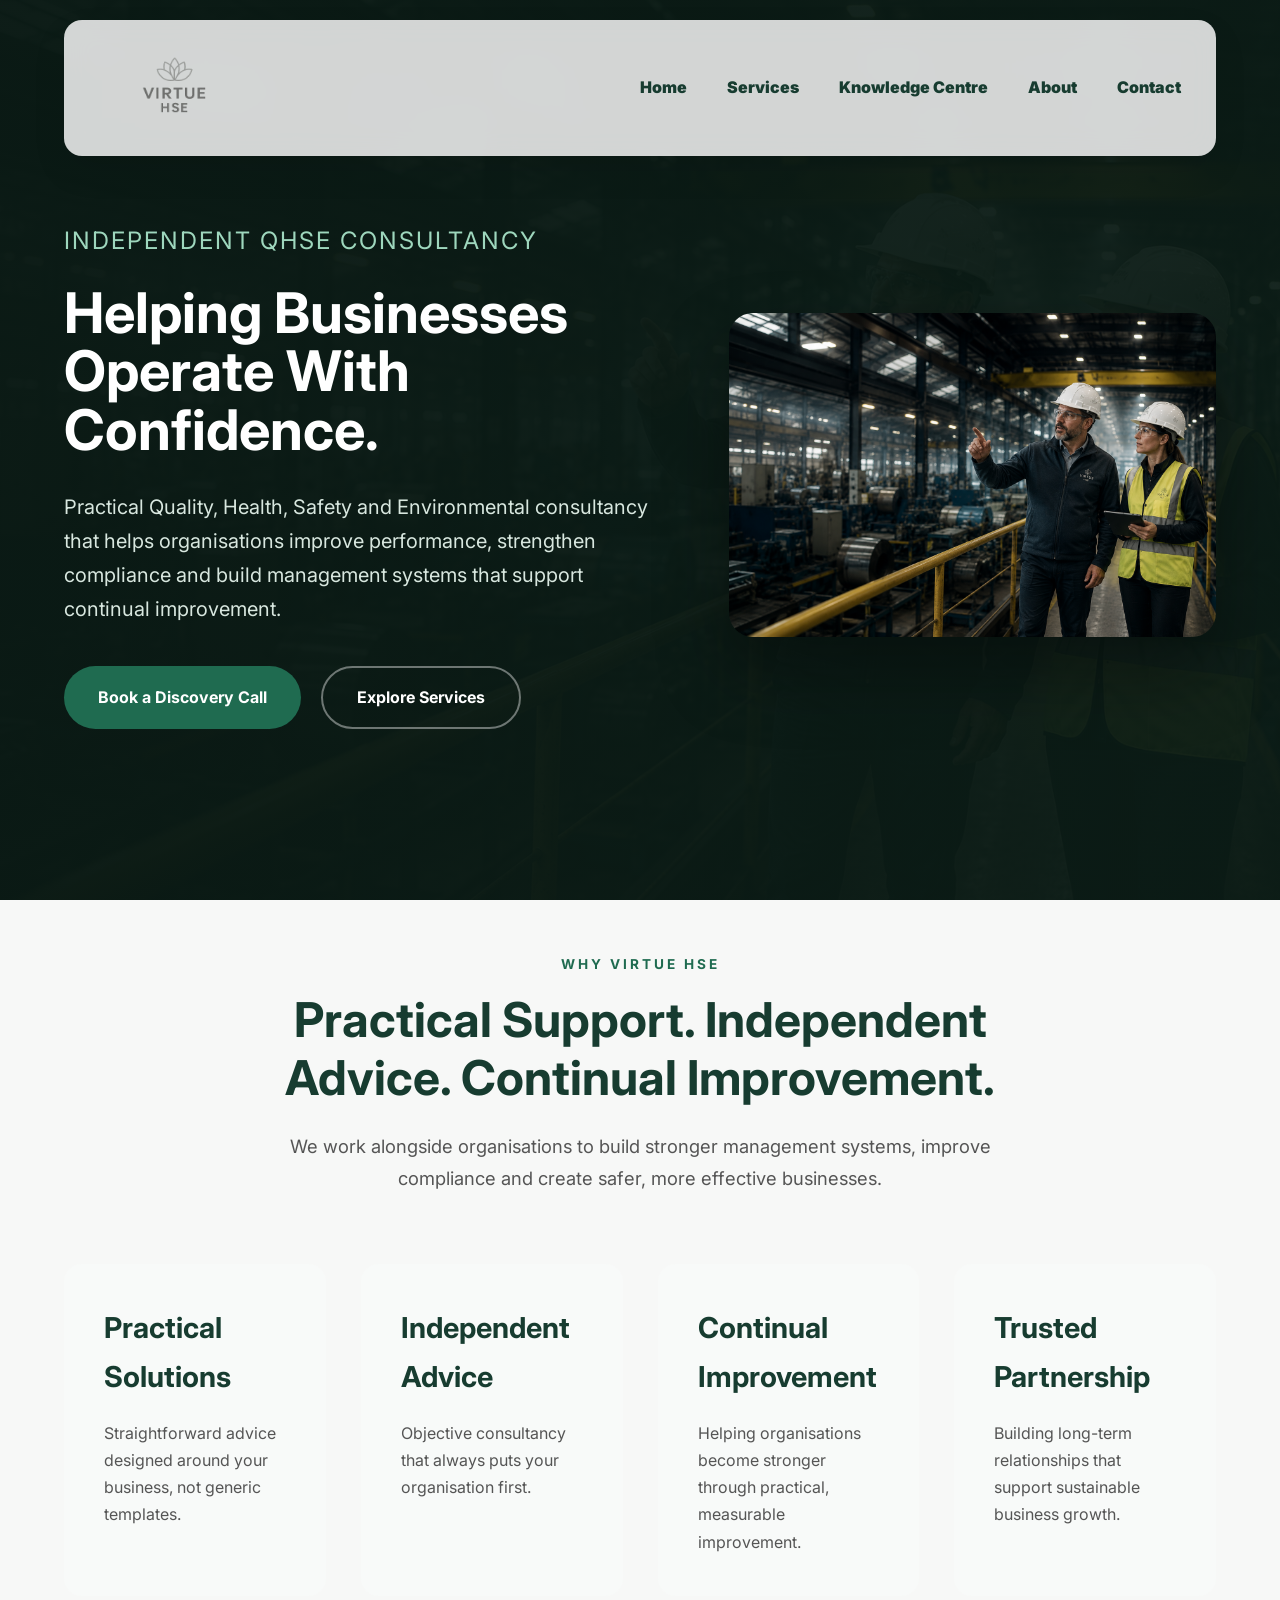
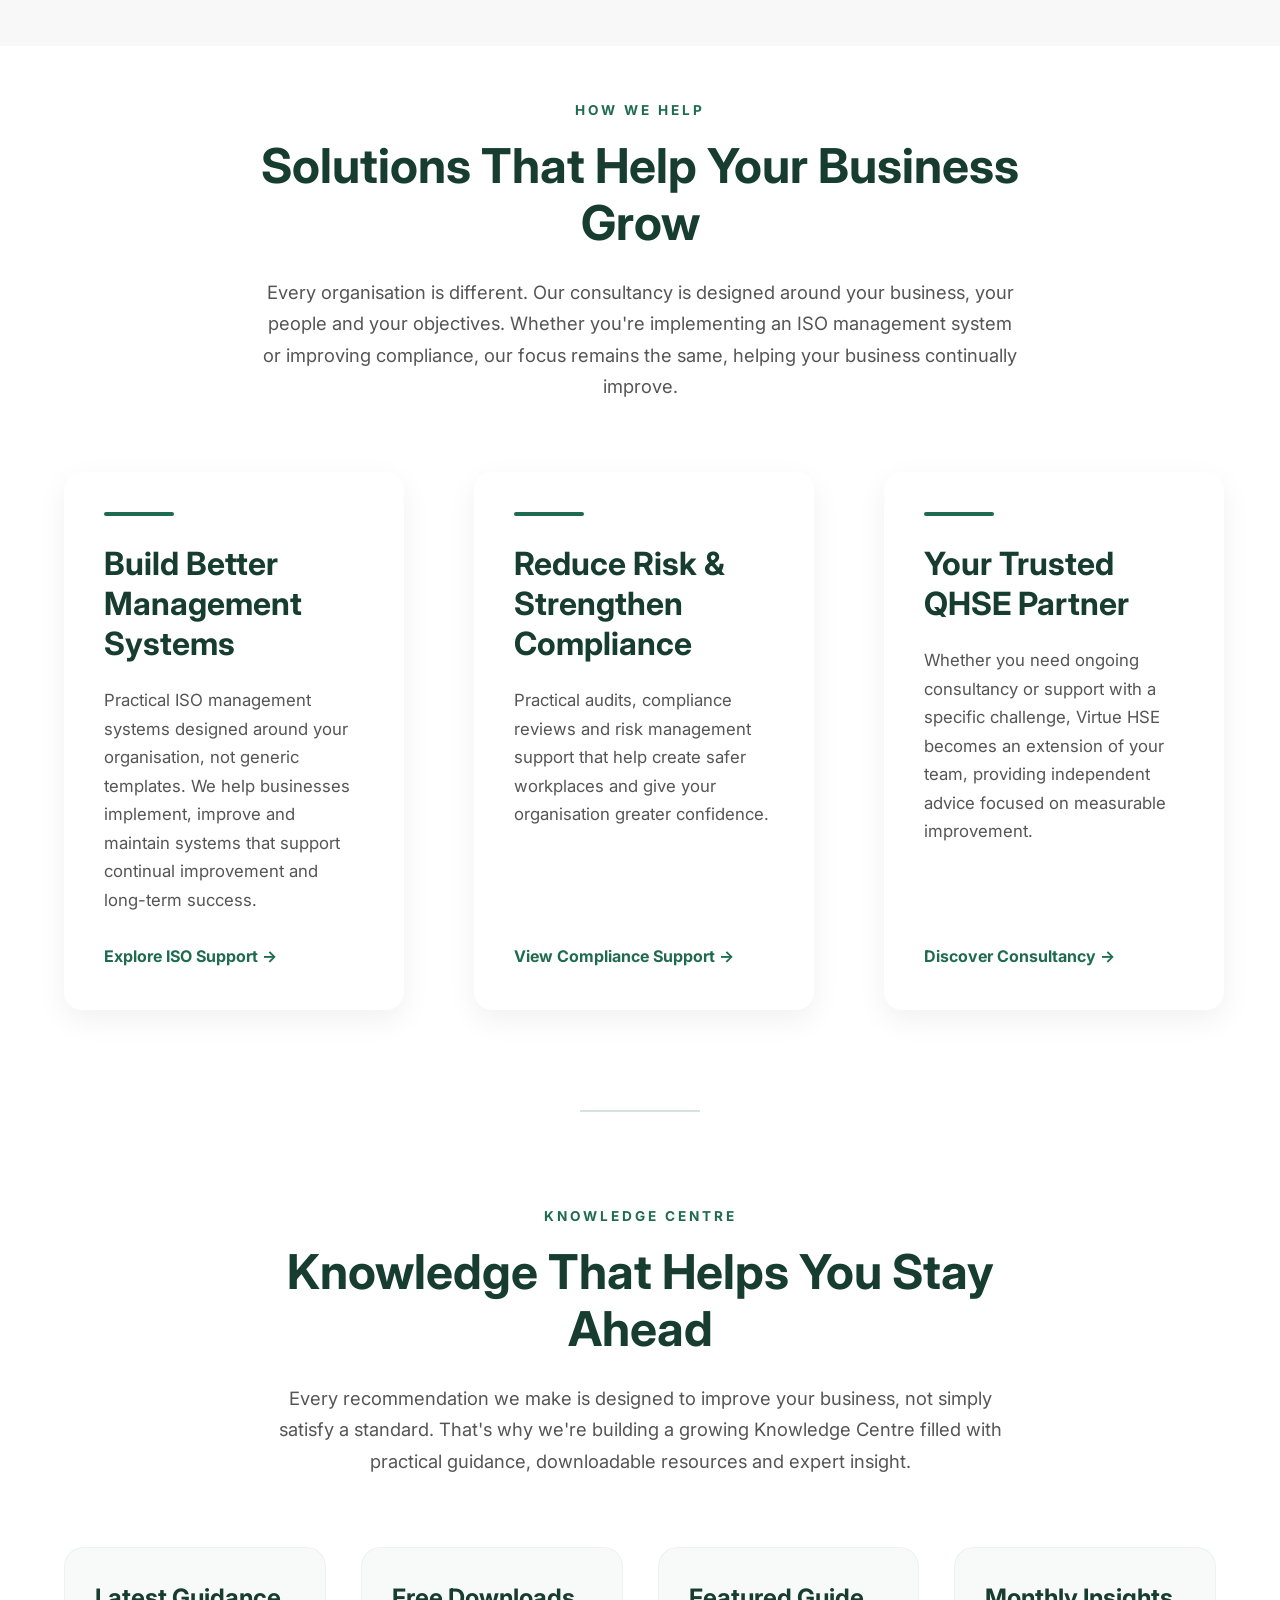
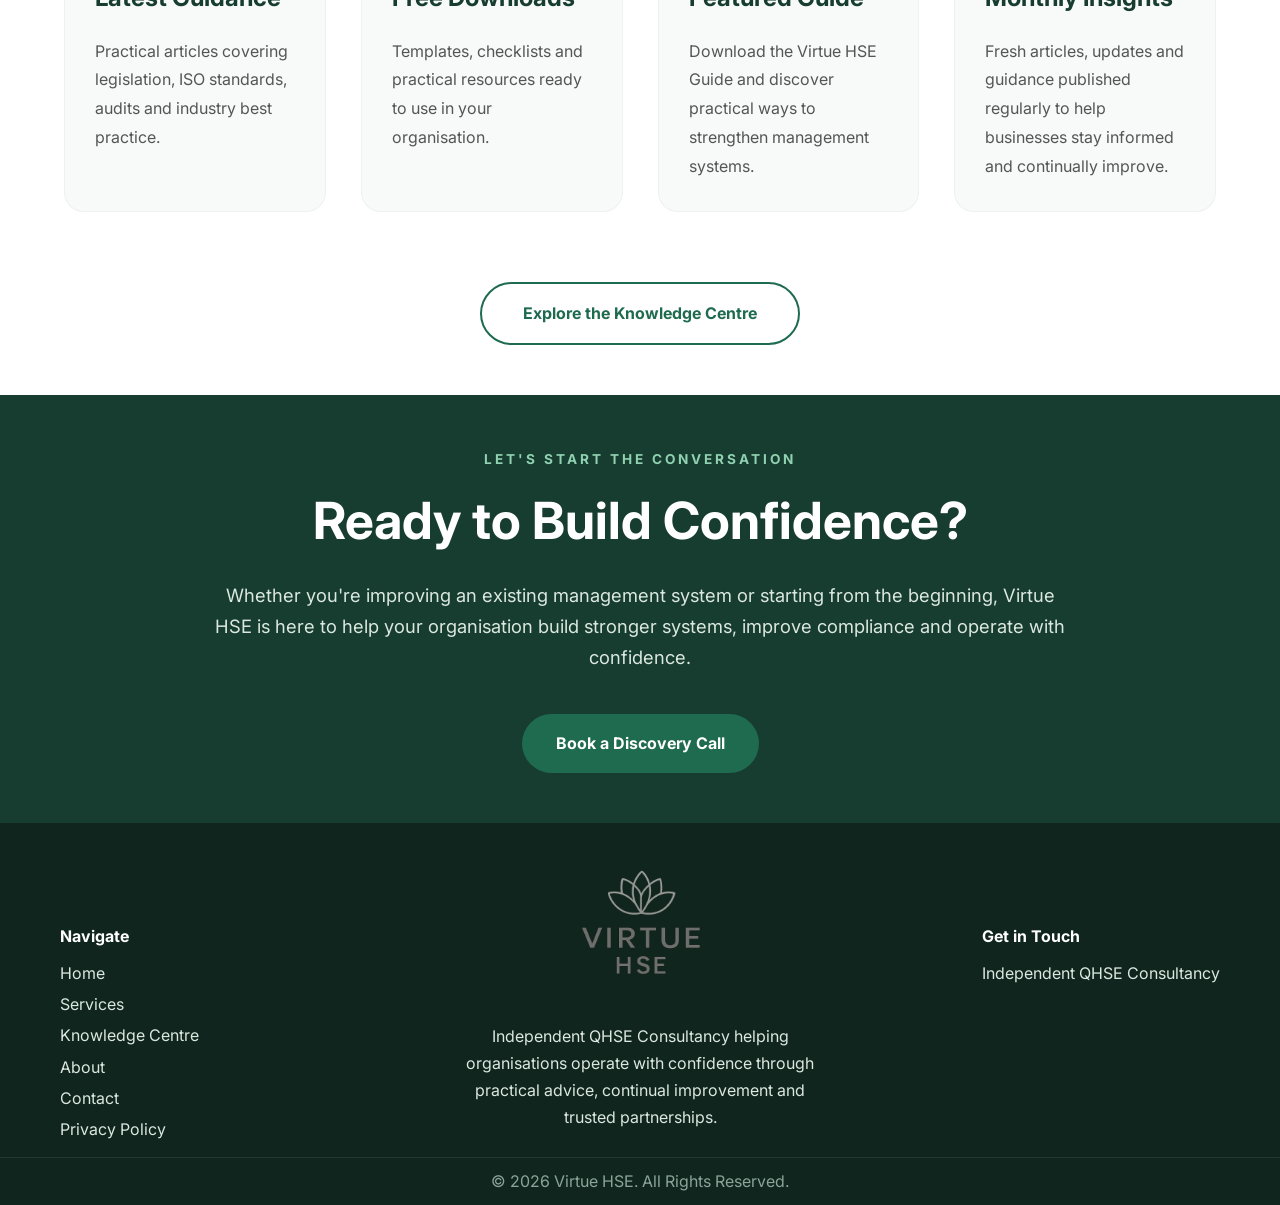
<file: index.html>
<!DOCTYPE html>
<html lang="en">
<head>
    <meta charset="UTF-8">
    <meta name="viewport" content="width=device-width, initial-scale=1.0">
    <title>Virtue HSE | Helping Businesses Operate With Confidence</title>
    <meta name="description"
        content="Independent QHSE consultancy helping Businesses build better management systems, improve compliance and operate with confidence.">
    <link rel="preconnect" href="https://fonts.googleapis.com">
    <link rel="preconnect" href="https://fonts.gstatic.com" crossorigin>
    <link href="https://fonts.googleapis.com/css2?family=Inter:wght@300;400;500;600;700;800&display=swap"
        rel="stylesheet">
    <link rel="stylesheet" href="style.css">
</head>
<body>
<header>
    <div class="container nav-container">
     <a href="index.html" class="logo">
    <img src="images/logo.png" alt="Virtue HSE Logo">
</a>
        <nav>
    <ul>
                <li><a href="index.html">Home</a></li>
                <li><a href="services.html">Services</a></li>
                <li><a href="knowledge.html">Knowledge Centre</a></li>
                <li><a href="about.html">About</a></li>
                <li><a href="contact.html">Contact</a></li>
    </ul>
</nav>
    </div>
</header>
<main>
<section class="hero">
    <div class="hero-overlay"></div>
    <div class="container hero-grid">
        <div class="hero-content">
            <span class="eyebrow">
                Independent QHSE Consultancy
            </span>
            <h1>
                Helping Businesses
                Operate With
                Confidence.
            </h1>
            <p>
                Practical Quality, Health, Safety and Environmental consultancy
                that helps organisations improve performance, strengthen
                compliance and build management systems that support continual
                improvement.
            </p>
            <div class="hero-buttons">
            <a href="contact.html" class="btn btn-primary">
    Book a Discovery Call
</a>
<a href="services.html" class="btn btn-secondary">
    Explore Services
</a>
            </div>
        </div>
        <div class="hero-image">
            <img src="images/hero.png" alt="Virtue HSE">
        </div>
    </div>
</section>
<section class="chapter chapter-one">
    <div class="container">
        <div class="section-heading">
            <span>WHY VIRTUE HSE</span>
            <h2>
                Practical Support.
                Independent Advice.
                Continual Improvement.
            </h2>
            <p>
                We work alongside organisations to build stronger management
                systems, improve compliance and create safer, more effective
                businesses.
            </p>
        </div>
        <div class="pillar-grid">
            <article class="pillar">
                <h3>Practical Solutions</h3>
                <p>
                    Straightforward advice designed around your business,
                    not generic templates.
                </p>
            </article>
            <article class="pillar">
                <h3>Independent Advice</h3>
                <p>
                    Objective consultancy that always puts your organisation
                    first.
                </p>
            </article>
            <article class="pillar">
                <h3>Continual Improvement</h3>
                <p>
                    Helping organisations become stronger through practical,
                    measurable improvement.
                </p>
            </article>
            <article class="pillar">
                <h3>Trusted Partnership</h3>
                <p>
                    Building long-term relationships that support sustainable
                    business growth.
                </p>
            </article>
        </div>
    </div>
</section>
<!-- CHAPTER TWO STARTS HERE -->
 <section class="chapter chapter-two">
    <div class="container">
        <div class="section-heading">
            <span>HOW WE HELP</span>
            <h2>
                Solutions That Help
                Your Business Grow
            </h2>
            <p>
                Every organisation is different. Our consultancy is designed
                around your business, your people and your objectives. Whether
                you're implementing an ISO management system or improving
                compliance, our focus remains the same, helping your business
                continually improve.
            </p>
        </div>
        <div class="solutions-grid">
            <article class="solution">
                <div class="solution-line"></div>
                <h3>Build Better Management Systems</h3>
                <p>
                    Practical ISO management systems designed around your
                    organisation, not generic templates. We help businesses
                    implement, improve and maintain systems that support
                    continual improvement and long-term success.
                </p>
                <a href="services.html">
                    Explore ISO Support →
                </a>
            </article>
            <article class="solution">
                <div class="solution-line"></div>
                <h3>Reduce Risk & Strengthen Compliance</h3>
                <p>
                    Practical audits, compliance reviews and risk management
                    support that help create safer workplaces and give your
                    organisation greater confidence.
                </p>
                <a href="services.html">
                    View Compliance Support →
                </a>
            </article>
            <article class="solution">
                <div class="solution-line"></div>
                <h3>Your Trusted QHSE Partner</h3>
                <p>
                    Whether you need ongoing consultancy or support with a
                    specific challenge, Virtue HSE becomes an extension of your
                    team, providing independent advice focused on measurable
                    improvement.
                </p>
                <a href="services.html">
                    Discover Consultancy →
                </a>
            </article>
</section>
<section class="chapter knowledge">
    <div class="container">
        <div class="section-heading">
            <span>KNOWLEDGE CENTRE</span>
            <h2>
                Knowledge That Helps
                You Stay Ahead
            </h2>
            <p>
                Every recommendation we make is designed to improve your
                business, not simply satisfy a standard. That's why we're
                building a growing Knowledge Centre filled with practical
                guidance, downloadable resources and expert insight.
            </p>
        </div>
        <div class="knowledge-grid">
            <article class="knowledge-card">
                <h3>Latest Guidance</h3>
                <p>
                    Practical articles covering legislation, ISO standards,
                    audits and industry best practice.
                </p>
            </article>
            <article class="knowledge-card">
                <h3>Free Downloads</h3>
                <p>
                    Templates, checklists and practical resources ready to use
                    in your organisation.
                </p>
            </article>
            <article class="knowledge-card">
                <h3>Featured Guide</h3>
                <p>
                    Download the Virtue HSE Guide and discover practical ways
                    to strengthen management systems.
                </p>
            </article>
            <article class="knowledge-card">
                <h3>Monthly Insights</h3>
                <p>
                    Fresh articles, updates and guidance published regularly to
                    help businesses stay informed and continually improve.
                </p>
            </article>
        </div>
        <div class="knowledge-button">
            <a href="knowledge.html" class="btn btn-outline">
                Explore the Knowledge Centre
            </a>
        </div>
    </div>
</section>
<section class="cta">
    <div class="container">
        <div class="cta-box">
            <span>LET'S START THE CONVERSATION</span>
            <h2>
                Ready to Build
                Confidence?
            </h2>
            <p>
                Whether you're improving an existing management system or
                starting from the beginning, Virtue HSE is here to help your
                organisation build stronger systems, improve compliance and
                operate with confidence.
            </p>
            <a href="contact.html" class="btn btn-primary">
                Book a Discovery Call
            </a>
        </div>
    </div>
</section>
</main>
<footer>
    <div class="footer-container footer-grid">
        <!-- Navigation -->
        <div>
            <h4>Navigate</h4>
            <ul>
                <li><a href="index.html">Home</a></li>
                <li><a href="services.html">Services</a></li>
                <li><a href="knowledge.html">Knowledge Centre</a></li>
                <li><a href="about.html">About</a></li>
                <li><a href="contact.html">Contact</a></li>
                <li><a href="privacy-policy.html">Privacy Policy</a></li>
            </ul>
        </div>
        <!-- Logo -->
        <div>
            <img src="images/logo.png"
                 alt="Virtue HSE Logo"
                 class="footer-logo">
            <p>
                Independent QHSE Consultancy helping organisations operate
                with confidence through practical advice, continual
                improvement and trusted partnerships.
            </p>
        </div>
        <!-- Contact -->
        <div>
            <h4>Get in Touch</h4>
            <p>Independent QHSE Consultancy</p>
           </div>
    </div>
    <div class="footer-bottom">
        <p>© 2026 Virtue HSE. All Rights Reserved.</p>
    </div>
</footer>
</body>
</html>
</file>
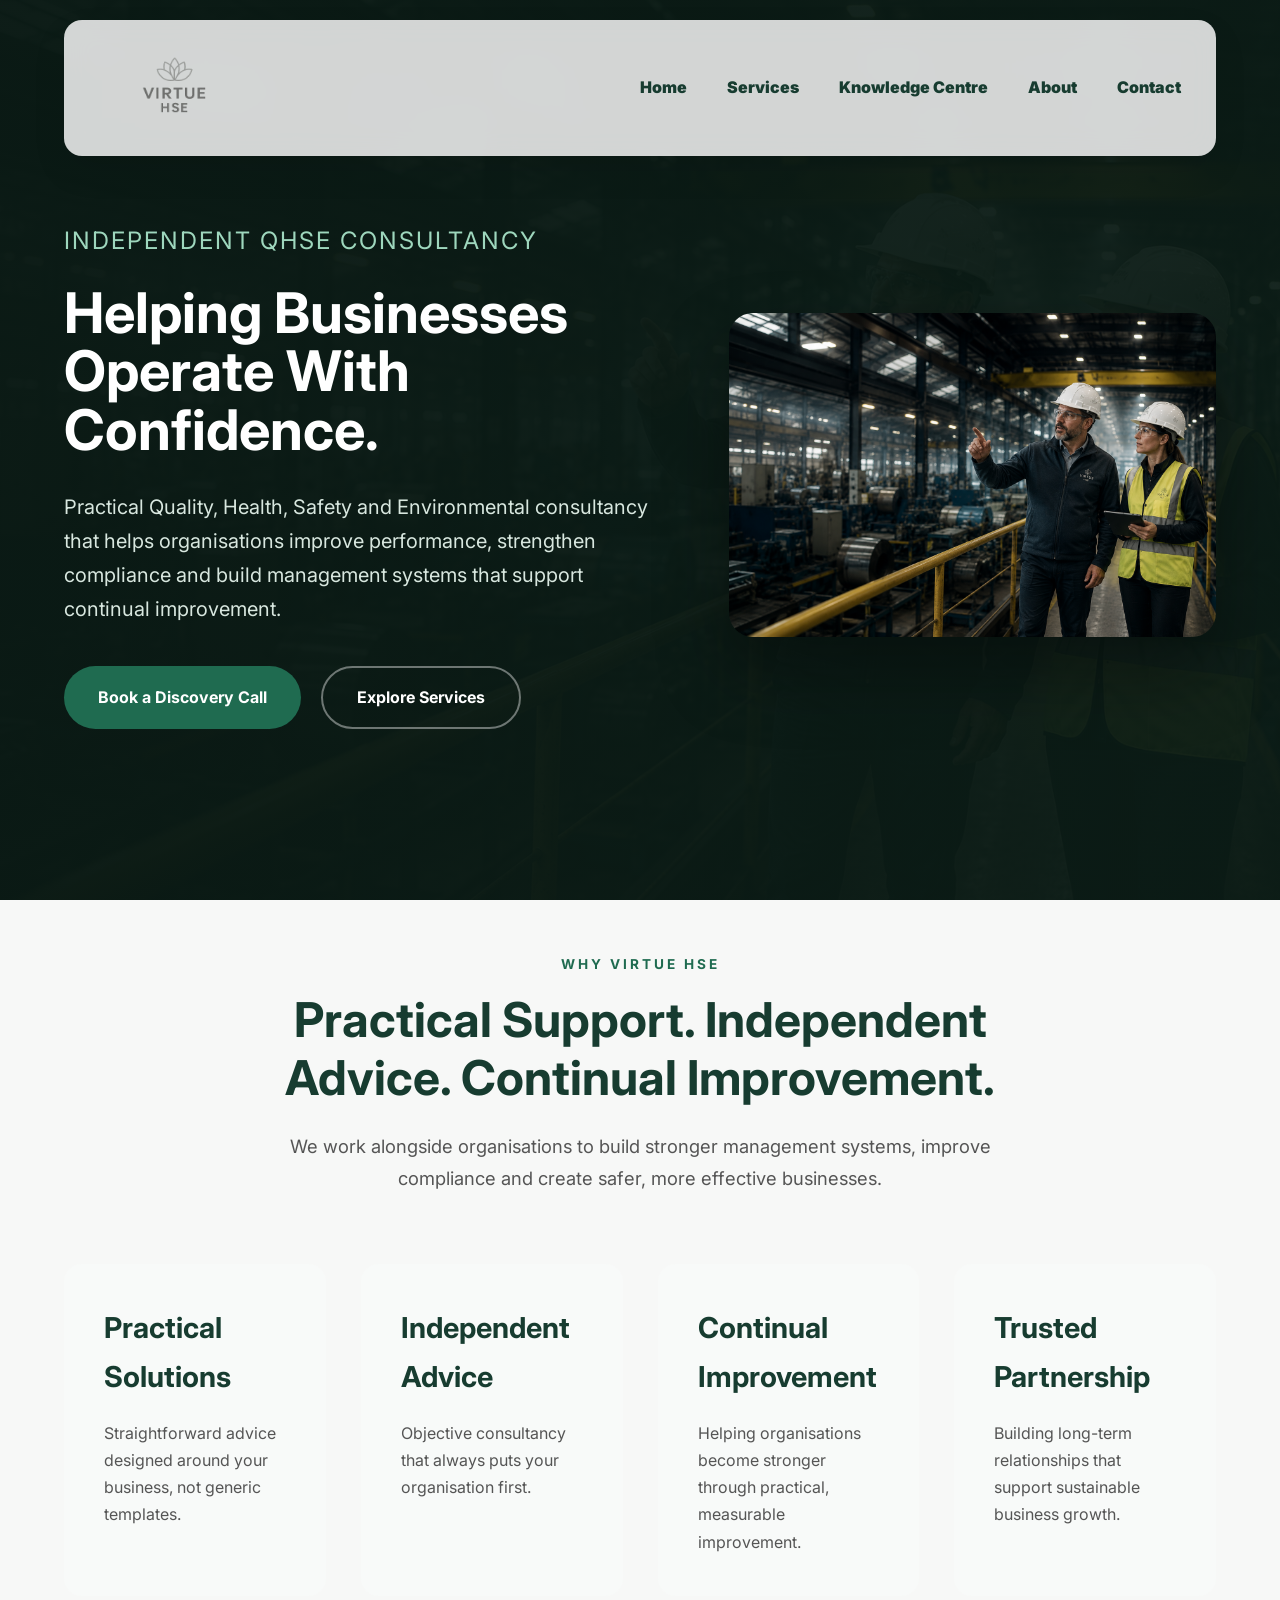
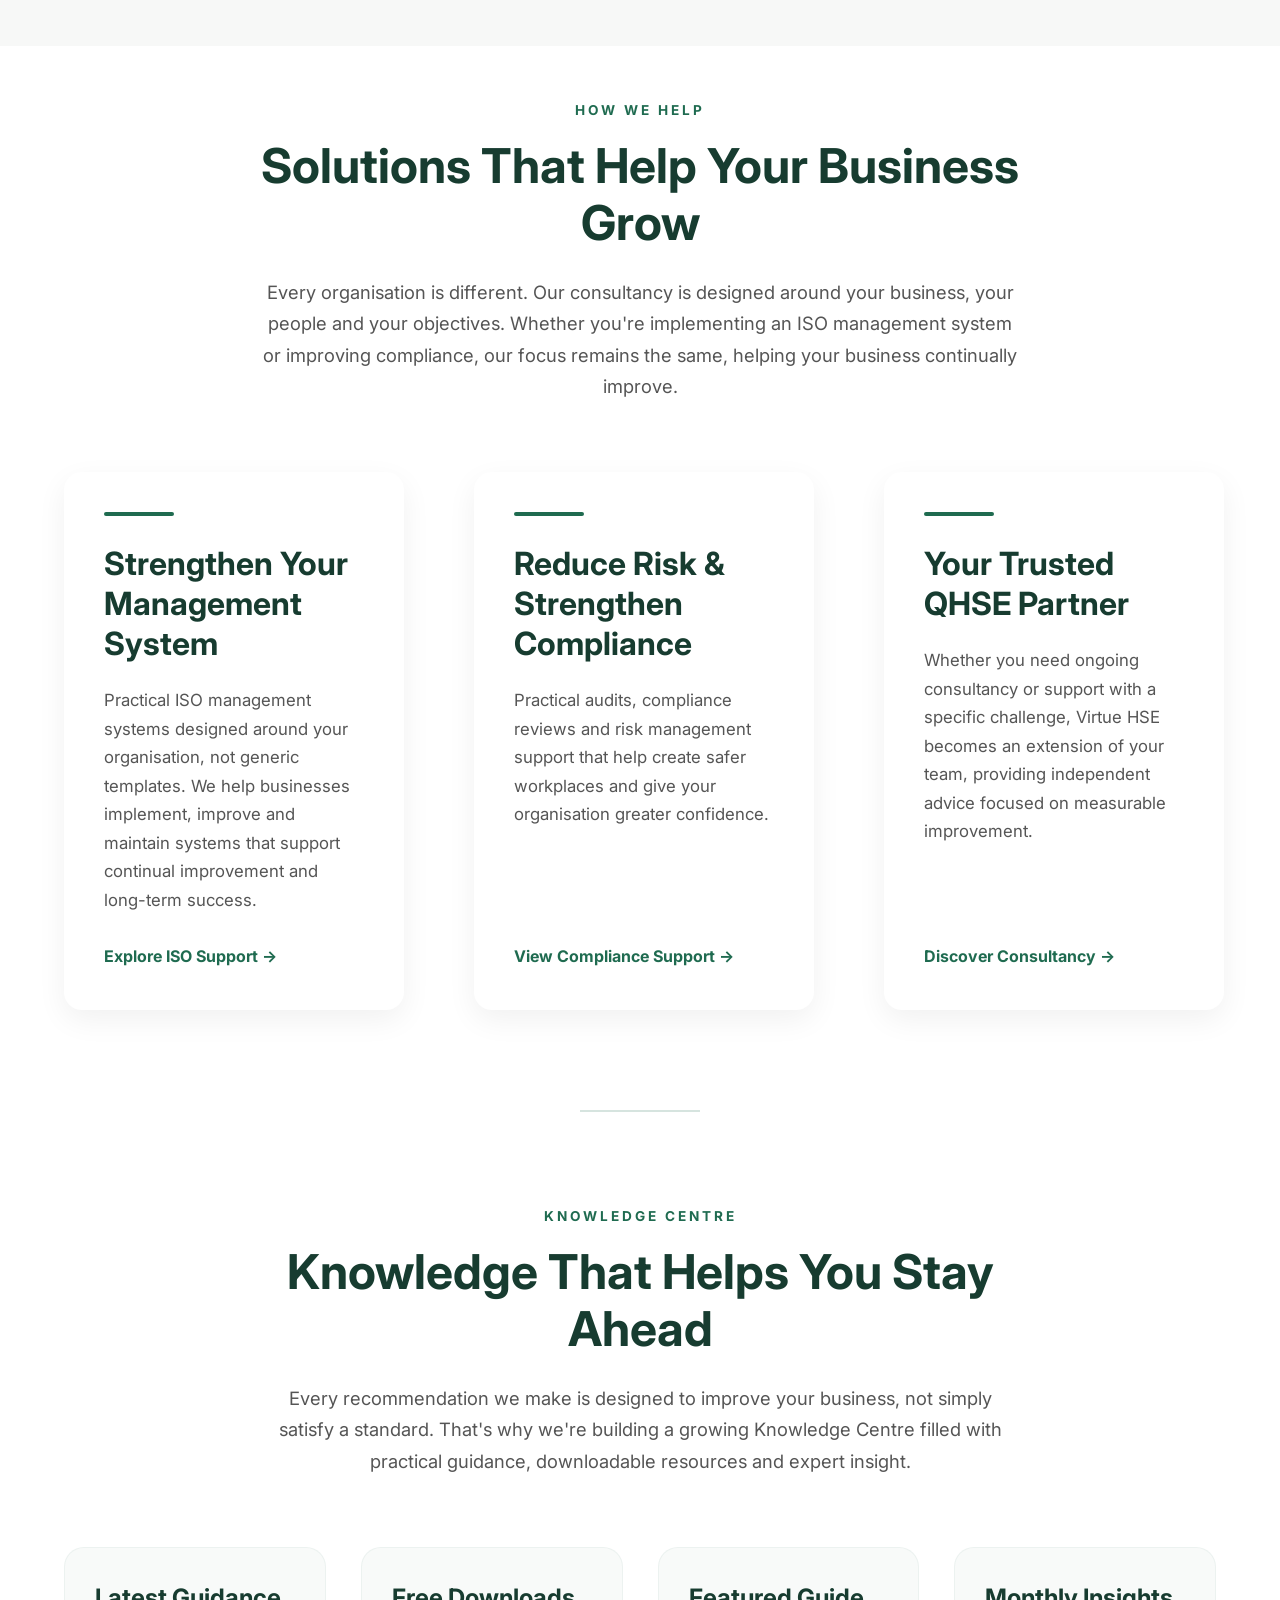
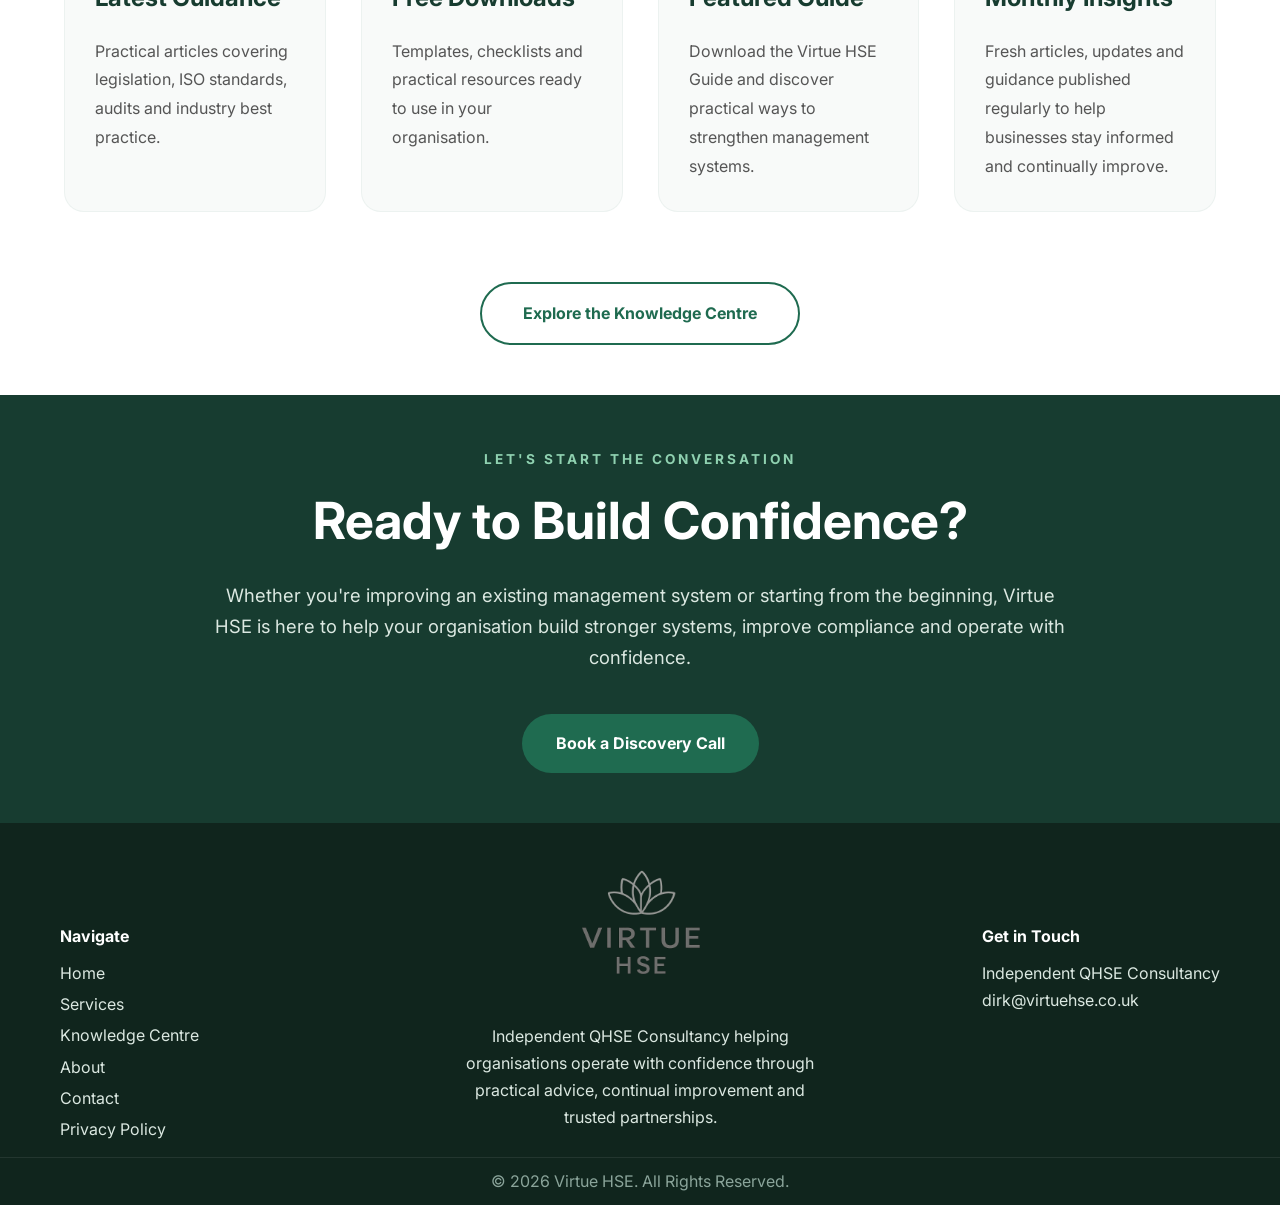
<file: downloads/index.html>
<!DOCTYPE html>
<html lang="en">
<head>
    <meta charset="UTF-8">
    <meta name="viewport" content="width=device-width, initial-scale=1.0">
    <title>Virtue HSE | Helping Businesses Operate With Confidence</title>
    <meta name="description"
        content="Independent QHSE consultancy helping Businesses Strengthen thier Management System, improve compliance and operate with confidence.">
    <link rel="preconnect" href="https://fonts.googleapis.com">
    <link rel="preconnect" href="https://fonts.gstatic.com" crossorigin>
    <link href="https://fonts.googleapis.com/css2?family=Inter:wght@300;400;500;600;700;800&display=swap"
        rel="stylesheet">
    <link rel="stylesheet" href="style.css">
</head>
<body>
<header>
    <div class="container nav-container">
     <a href="index.html" class="logo">
    <img src="images/logo.png" alt="Virtue HSE Logo">
</a>
        <nav>
    <ul>
        <li><a href="index.html">Home</a></li>
        <li><a href="services.html">Services</a></li>
        <li><a href="knowledge.html">Knowledge Centre</a></li>
        <li><a href="about.html">About</a></li>
        <li><a href="contact.html">Contact</a></li>
    </ul>
</nav>
    </div>
</header>
<main>
<section class="hero">
    <div class="hero-overlay"></div>
    <div class="container hero-grid">
        <div class="hero-content">
            <span class="eyebrow">
                Independent QHSE Consultancy
            </span>
            <h1>
                Helping Businesses
                Operate With
                Confidence.
            </h1>
            <p>
                Practical Quality, Health, Safety and Environmental consultancy
                that helps organisations improve performance, strengthen
                compliance and build management systems that support continual
                improvement.
            </p>
            <div class="hero-buttons">
            <a href="contact.html" class="btn btn-primary">
    Book a Discovery Call
</a>
<a href="services.html" class="btn btn-secondary">
    Explore Services
</a>
            </div>
        </div>
        <div class="hero-image">
            <img src="images/hero.png" alt="Virtue HSE">
        </div>
    </div>
</section>
<section class="chapter chapter-one">
    <div class="container">
        <div class="section-heading">
            <span>WHY VIRTUE HSE</span>
            <h2>
                Practical Support.
                Independent Advice.
                Continual Improvement.
            </h2>
            <p>
                We work alongside organisations to build stronger management
                systems, improve compliance and create safer, more effective
                businesses.
            </p>
        </div>
        <div class="pillar-grid">
            <article class="pillar">
                <h3>Practical Solutions</h3>
                <p>
                    Straightforward advice designed around your business,
                    not generic templates.
                </p>
            </article>
            <article class="pillar">
                <h3>Independent Advice</h3>
                <p>
                    Objective consultancy that always puts your organisation
                    first.
                </p>
            </article>
            <article class="pillar">
                <h3>Continual Improvement</h3>
                <p>
                    Helping organisations become stronger through practical,
                    measurable improvement.
                </p>
            </article>
            <article class="pillar">
                <h3>Trusted Partnership</h3>
                <p>
                    Building long-term relationships that support sustainable
                    business growth.
                </p>
            </article>
        </div>
    </div>
</section>
<!-- CHAPTER TWO STARTS HERE -->
 <section class="chapter chapter-two">
    <div class="container">
        <div class="section-heading">
            <span>HOW WE HELP</span>
            <h2>
                Solutions That Help
                Your Business Grow
            </h2>
            <p>
                Every organisation is different. Our consultancy is designed
                around your business, your people and your objectives. Whether
                you're implementing an ISO management system or improving
                compliance, our focus remains the same, helping your business
                continually improve.
            </p>
        </div>
        <div class="solutions-grid">
            <article class="solution">
                <div class="solution-line"></div>
                <h3>Strengthen Your Management System</h3>
                <p>
                    Practical ISO management systems designed around your
                    organisation, not generic templates. We help businesses
                    implement, improve and maintain systems that support
                    continual improvement and long-term success.
                </p>
                <a href="services.html">
                    Explore ISO Support →
                </a>
            </article>
            <article class="solution">
                <div class="solution-line"></div>
                <h3>Reduce Risk & Strengthen Compliance</h3>
                <p>
                    Practical audits, compliance reviews and risk management
                    support that help create safer workplaces and give your
                    organisation greater confidence.
                </p>
                <a href="services.html">
                    View Compliance Support →
                </a>
            </article>
            <article class="solution">
                <div class="solution-line"></div>
                <h3>Your Trusted QHSE Partner</h3>
                <p>
                    Whether you need ongoing consultancy or support with a
                    specific challenge, Virtue HSE becomes an extension of your
                    team, providing independent advice focused on measurable
                    improvement.
                </p>
                <a href="services.html">
                    Discover Consultancy →
                </a>
            </article>
</section>
<section class="chapter knowledge">
    <div class="container">
        <div class="section-heading">
            <span>KNOWLEDGE CENTRE</span>
            <h2>
                Knowledge That Helps
                You Stay Ahead
            </h2>
            <p>
                Every recommendation we make is designed to improve your
                business, not simply satisfy a standard. That's why we're
                building a growing Knowledge Centre filled with practical
                guidance, downloadable resources and expert insight.
            </p>
        </div>
        <div class="knowledge-grid">
            <article class="knowledge-card">
                <h3>Latest Guidance</h3>
                <p>
                    Practical articles covering legislation, ISO standards,
                    audits and industry best practice.
                </p>
            </article>
            <article class="knowledge-card">
                <h3>Free Downloads</h3>
                <p>
                    Templates, checklists and practical resources ready to use
                    in your organisation.
                </p>
            </article>
            <article class="knowledge-card">
                <h3>Featured Guide</h3>
                <p>
                    Download the Virtue HSE Guide and discover practical ways
                    to strengthen management systems.
                </p>
            </article>
            <article class="knowledge-card">
                <h3>Monthly Insights</h3>
                <p>
                    Fresh articles, updates and guidance published regularly to
                    help businesses stay informed and continually improve.
                </p>
            </article>
        </div>
        <div class="knowledge-button">
            <a href="knowledge.html" class="btn btn-outline">
                Explore the Knowledge Centre
            </a>
        </div>
    </div>
</section>
<section class="cta">
    <div class="container">
        <div class="cta-box">
            <span>LET'S START THE CONVERSATION</span>
            <h2>
                Ready to Build
                Confidence?
            </h2>
            <p>
                Whether you're improving an existing management system or
                starting from the beginning, Virtue HSE is here to help your
                organisation build stronger systems, improve compliance and
                operate with confidence.
            </p>
            <a href="contact.html" class="btn btn-primary">
                Book a Discovery Call
            </a>
        </div>
    </div>
</section>
</main>
<footer>
    <div class="footer-container footer-grid">
        <!-- Navigation -->
        <div>
            <h4>Navigate</h4>
            <ul>
                <li><a href="index.html">Home</a></li>
                <li><a href="services.html">Services</a></li>
                <li><a href="knowledge.html">Knowledge Centre</a></li>
                <li><a href="about.html">About</a></li>
                <li><a href="contact.html">Contact</a></li>
                <li><a href="privacy-policy.html">Privacy Policy</a></li>
            </ul>
        </div>
        <!-- Logo -->
        <div>
            <img src="images/logo.png"
                 alt="Virtue HSE Logo"
                 class="footer-logo">
            <p>
                Independent QHSE Consultancy helping organisations operate
                with confidence through practical advice, continual
                improvement and trusted partnerships.
            </p>
        </div>
        <!-- Contact -->
        <div>
            <h4>Get in Touch</h4>
            <p>Independent QHSE Consultancy</p>
            <p>dirk@virtuehse.co.uk</p>
        </div>
    </div>
    <div class="footer-bottom">
        <p>© 2026 Virtue HSE. All Rights Reserved.</p>
    </div>
</footer>
</body>
</html>
</file>
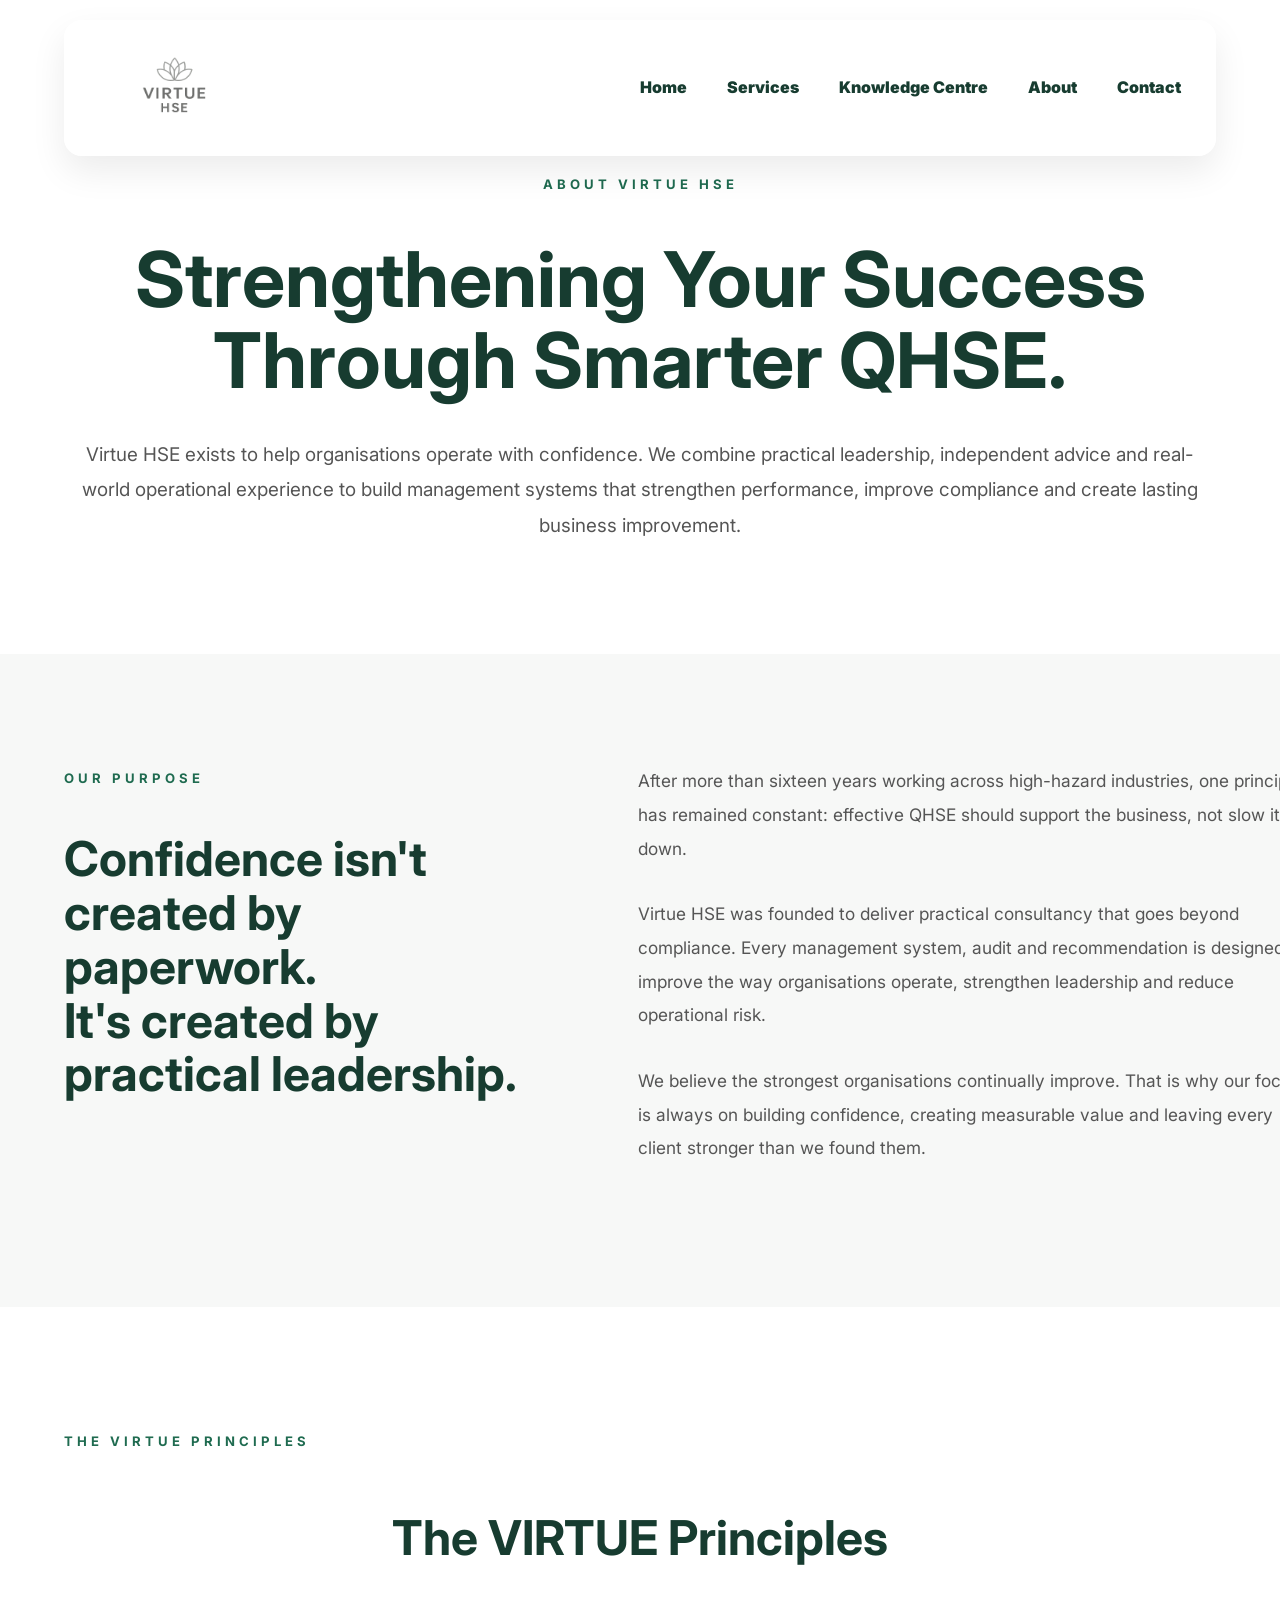
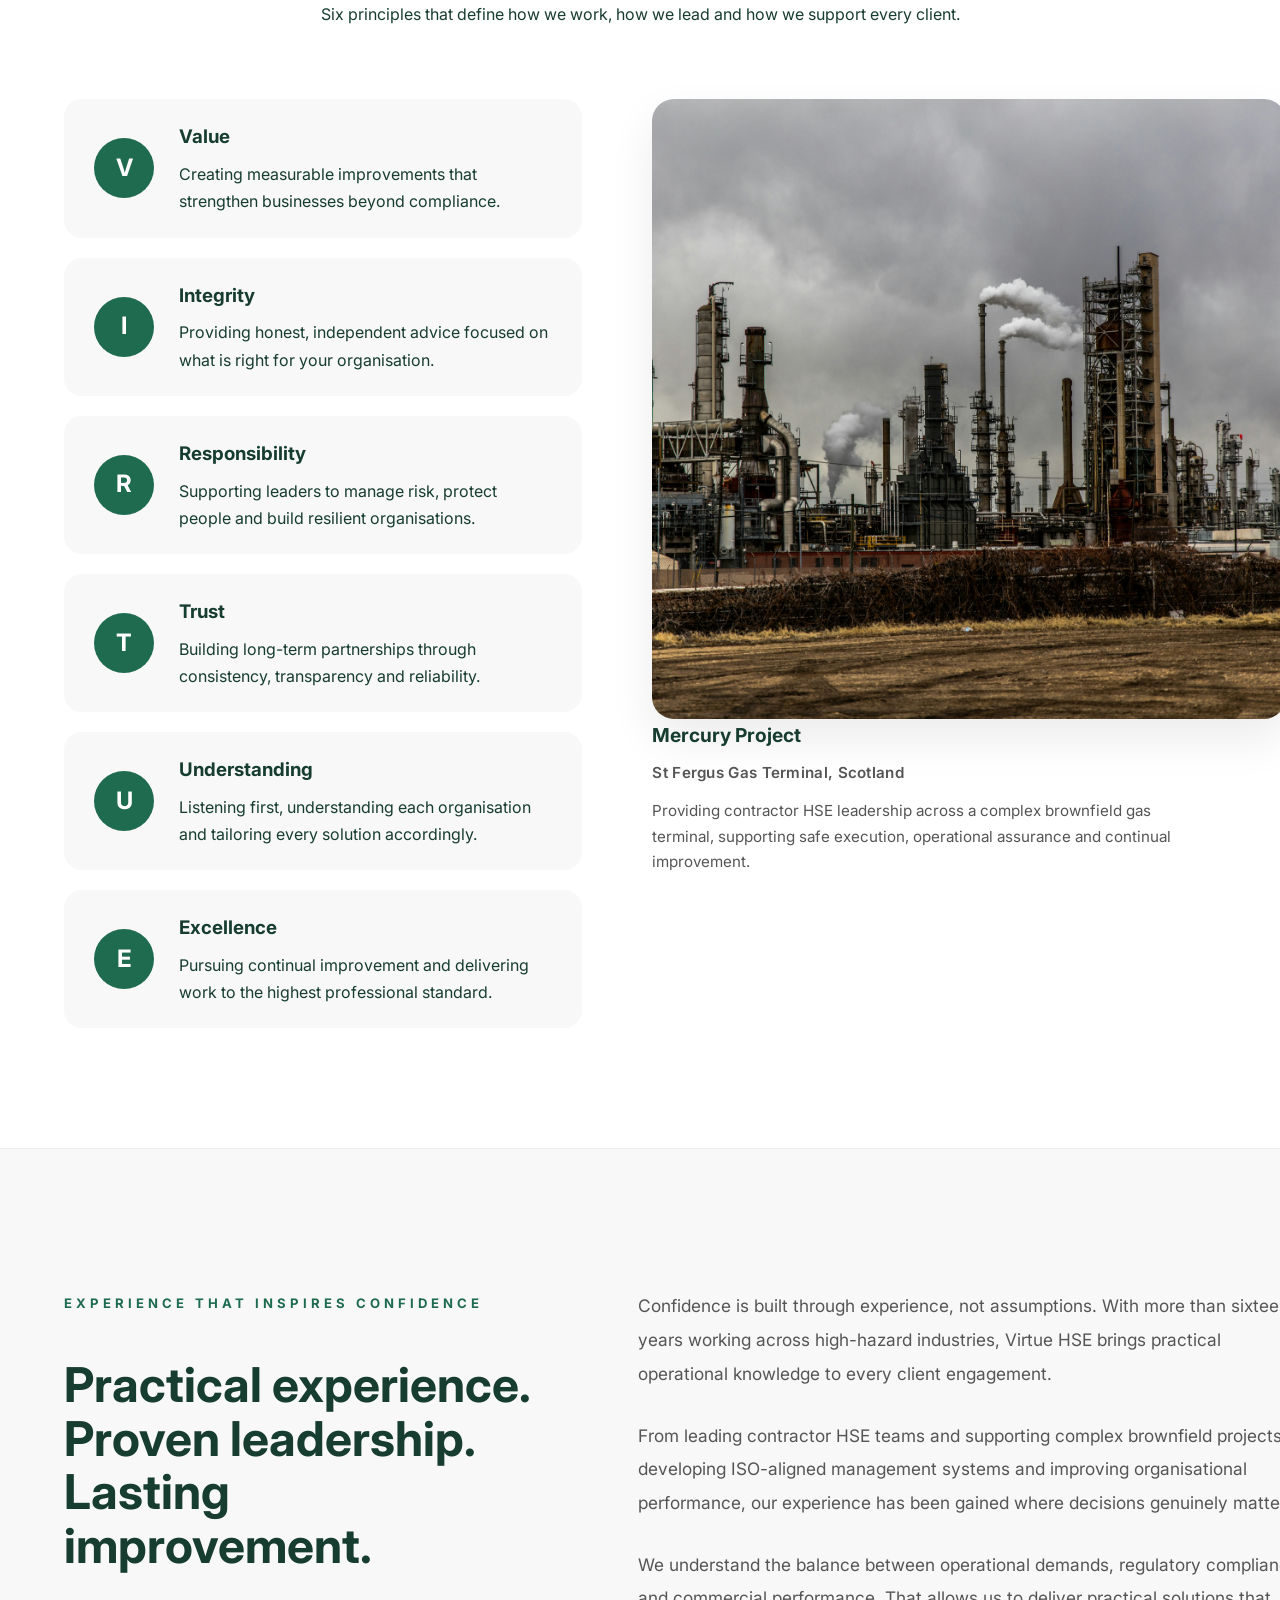
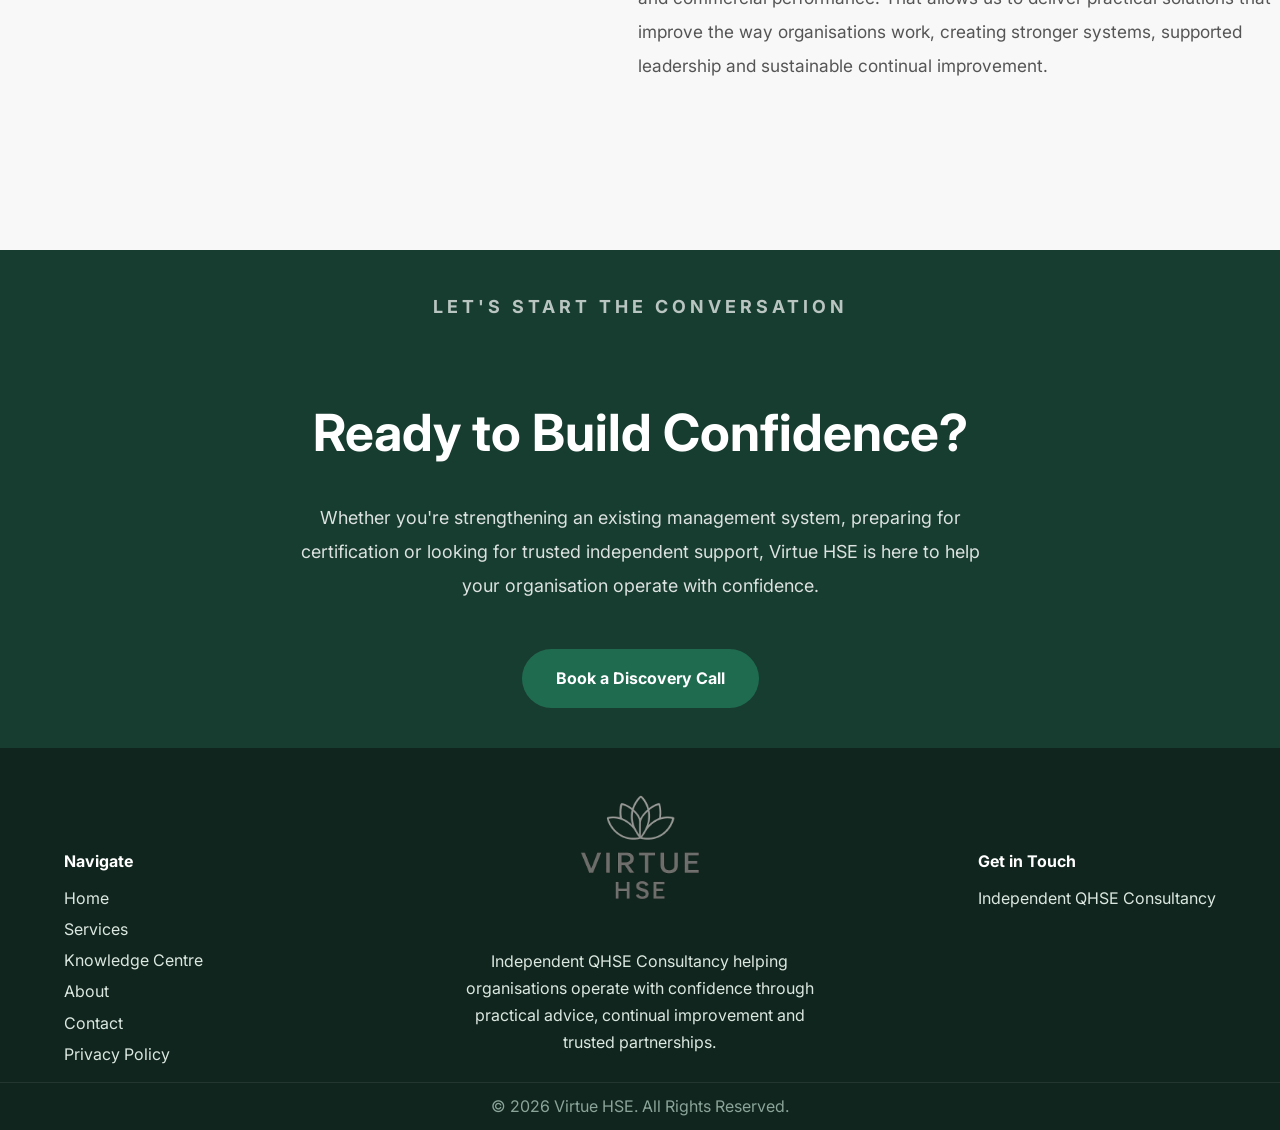
<file: about.html>
<!DOCTYPE html>
<html lang="en">
<head>
    <meta charset="UTF-8">
    <meta name="viewport" content="width=device-width, initial-scale=1.0">
    <title>Virtue HSE | Helping Businesses Operate With Confidence</title>
    <meta name="description"
        content="Independent QHSE consultancy helping Businesses build better management systems, improve compliance and operate with confidence.">
    <link rel="preconnect" href="https://fonts.googleapis.com">
    <link rel="preconnect" href="https://fonts.gstatic.com" crossorigin>
    <link href="https://fonts.googleapis.com/css2?family=Inter:wght@300;400;500;600;700;800&display=swap"
        rel="stylesheet">
    <link rel="stylesheet" href="style.css">
</head>
<body>
<header>
    <div class="container nav-container">
        <a href="#" class="logo">
            <img src="images/logo.png" alt="Virtue HSE Logo">
        </a>
        <nav>
            <ul>
                <li><a href="index.html">Home</a></li>
                <li><a href="services.html">Services</a></li>
                <li><a href="knowledge.html">Knowledge Centre</a></li>
                <li><a href="about.html">About</a></li>
                <li><a href="contact.html">Contact</a></li>
            </ul>
        </nav>
    </div>
</header>
<main>
<section class="about-hero">
    <div class="container">
        <p class="page-tag">ABOUT VIRTUE HSE</p>
        <h1>
            Strengthening Your Success Through Smarter QHSE.
        </h1>
        <p class="hero-lead">
            Virtue HSE exists to help organisations operate with confidence. We combine practical leadership, independent advice and real-world operational experience to build management systems that strengthen performance, improve compliance and create lasting business improvement.
        </p>
    </div>
</section>
<section class="purpose">
    <div class="container purpose-grid">
        <div class="purpose-left">
            <p class="page-tag">OUR PURPOSE</p>
            <h2>
                Confidence isn't created by paperwork.<br>
                It's created by practical leadership.
            </h2>
        </div>
        <div class="purpose-right">
            <p>
                After more than sixteen years working across high-hazard industries, one principle has remained constant: effective QHSE should support the business, not slow it down.
            </p>
            <p>
                Virtue HSE was founded to deliver practical consultancy that goes beyond compliance. Every management system, audit and recommendation is designed to improve the way organisations operate, strengthen leadership and reduce operational risk.
            </p>
            <p>
                We believe the strongest organisations continually improve. That is why our focus is always on building confidence, creating measurable value and leaving every client stronger than we found them.
            </p>
        </div>
    </div>
</section>
</main>
<section class="virtue-principles">
    <div class="container">
        <p class="page-tag">
            THE VIRTUE PRINCIPLES
        </p>
       <h2>
The VIRTUE Principles
</h2>
<p class="values-intro">
Six principles that define how we work, how we lead and how we support every client.
</p>
        <div class="principles-layout">
            <div class="principles-list">
                <div class="principle">
                    <div class="principle-letter">V</div>
                    <div class="principle-text">
                        <h3>Value</h3>
                        <p>Creating measurable improvements that strengthen businesses beyond compliance.</p>
                    </div>
                </div>
                <div class="principle">
                    <div class="principle-letter">I</div>
                    <div class="principle-text">
                        <h3>Integrity</h3>
                        <p>Providing honest, independent advice focused on what is right for your organisation.</p>
                    </div>
                </div>
                <div class="principle">
                    <div class="principle-letter">R</div>
                    <div class="principle-text">
                        <h3>Responsibility</h3>
                        <p>Supporting leaders to manage risk, protect people and build resilient organisations.</p>
                    </div>
                </div>
                <div class="principle">
                    <div class="principle-letter">T</div>
                    <div class="principle-text">
                        <h3>Trust</h3>
                        <p>Building long-term partnerships through consistency, transparency and reliability.</p>
                    </div>
                </div>
                <div class="principle">
                    <div class="principle-letter">U</div>
                    <div class="principle-text">
                        <h3>Understanding</h3>
                        <p>Listening first, understanding each organisation and tailoring every solution accordingly.</p>
                    </div>
                </div>
                <div class="principle">
                    <div class="principle-letter">E</div>
                    <div class="principle-text">
                        <h3>Excellence</h3>
                        <p>Pursuing continual improvement and delivering work to the highest professional standard.</p>
                    </div>
                </div>
            </div>
            <div class="principles-image">
    <img src="images/mercury.jpg" alt="Mercury Project – St Fergus Gas Terminal">
    <div class="image-caption">
       <h4>Mercury Project</h4>
<p class="project-location">
St Fergus Gas Terminal, Scotland
</p>
<p>
Providing contractor HSE leadership across a complex brownfield gas terminal, supporting safe execution, operational assurance and continual improvement.
</p>
</section>
<section class="experience">
    <div class="container experience-grid">
        <div class="experience-left">
            <p class="page-tag">
                EXPERIENCE THAT INSPIRES CONFIDENCE
            </p>
            <h2>
                Practical experience.<br>
                Proven leadership.<br>
                Lasting improvement.
            </h2>
        </div>
        <div class="experience-right">
            <p>
                Confidence is built through experience, not assumptions. With more than sixteen years working across high-hazard industries, Virtue HSE brings practical operational knowledge to every client engagement.
            </p>
            <p>
                From leading contractor HSE teams and supporting complex brownfield projects to developing ISO-aligned management systems and improving organisational performance, our experience has been gained where decisions genuinely matter.
            </p>
            <p>
                We understand the balance between operational demands, regulatory compliance and commercial performance. That allows us to deliver practical solutions that improve the way organisations work, creating stronger systems, supported leadership and sustainable continual improvement.
            </p>
        </div>
    </div>
</section>
<section class="about-cta">
    <div class="container">
        <p class="page-tag">
            LET'S START THE CONVERSATION
        </p>
        <h2>
            Ready to Build Confidence?
        </h2>
        <p>
            Whether you're strengthening an existing management system, preparing for certification or looking for trusted independent support, Virtue HSE is here to help your organisation operate with confidence.
        </p>
        <a href="contact.html" class="btn btn-primary">
            Book a Discovery Call
        </a>
    </div>
</section>
<footer>
    <div class="container footer-grid">
        <!-- Navigation -->
        <div>
            <h4>Navigate</h4>
            <ul>
                <li><a href="index.html">Home</a></li>
                <li><a href="services.html">Services</a></li>
                <li><a href="knowledge.html">Knowledge Centre</a></li>
                <li><a href="about.html">About</a></li>
                <li><a href="contact.html">Contact</a></li>
                <li><a href="privacy-policy.html">Privacy Policy</a></li>
            </ul>
        </div>
        <!-- Logo -->
        <div>
            <img src="images/logo.png"
                 alt="Virtue HSE Logo"
                 class="footer-logo">
            <p>
                Independent QHSE Consultancy helping organisations operate
                with confidence through practical advice, continual
                improvement and trusted partnerships.
            </p>
        </div>
        <!-- Contact -->
        <div>
            <h4>Get in Touch</h4>
            <p>Independent QHSE Consultancy</p>
            </div>
    </div>
    <div class="footer-bottom">
        <p>
            © 2026 Virtue HSE. All Rights Reserved.
        </p>
    </div>
</footer>
</body>
</html>
</file>
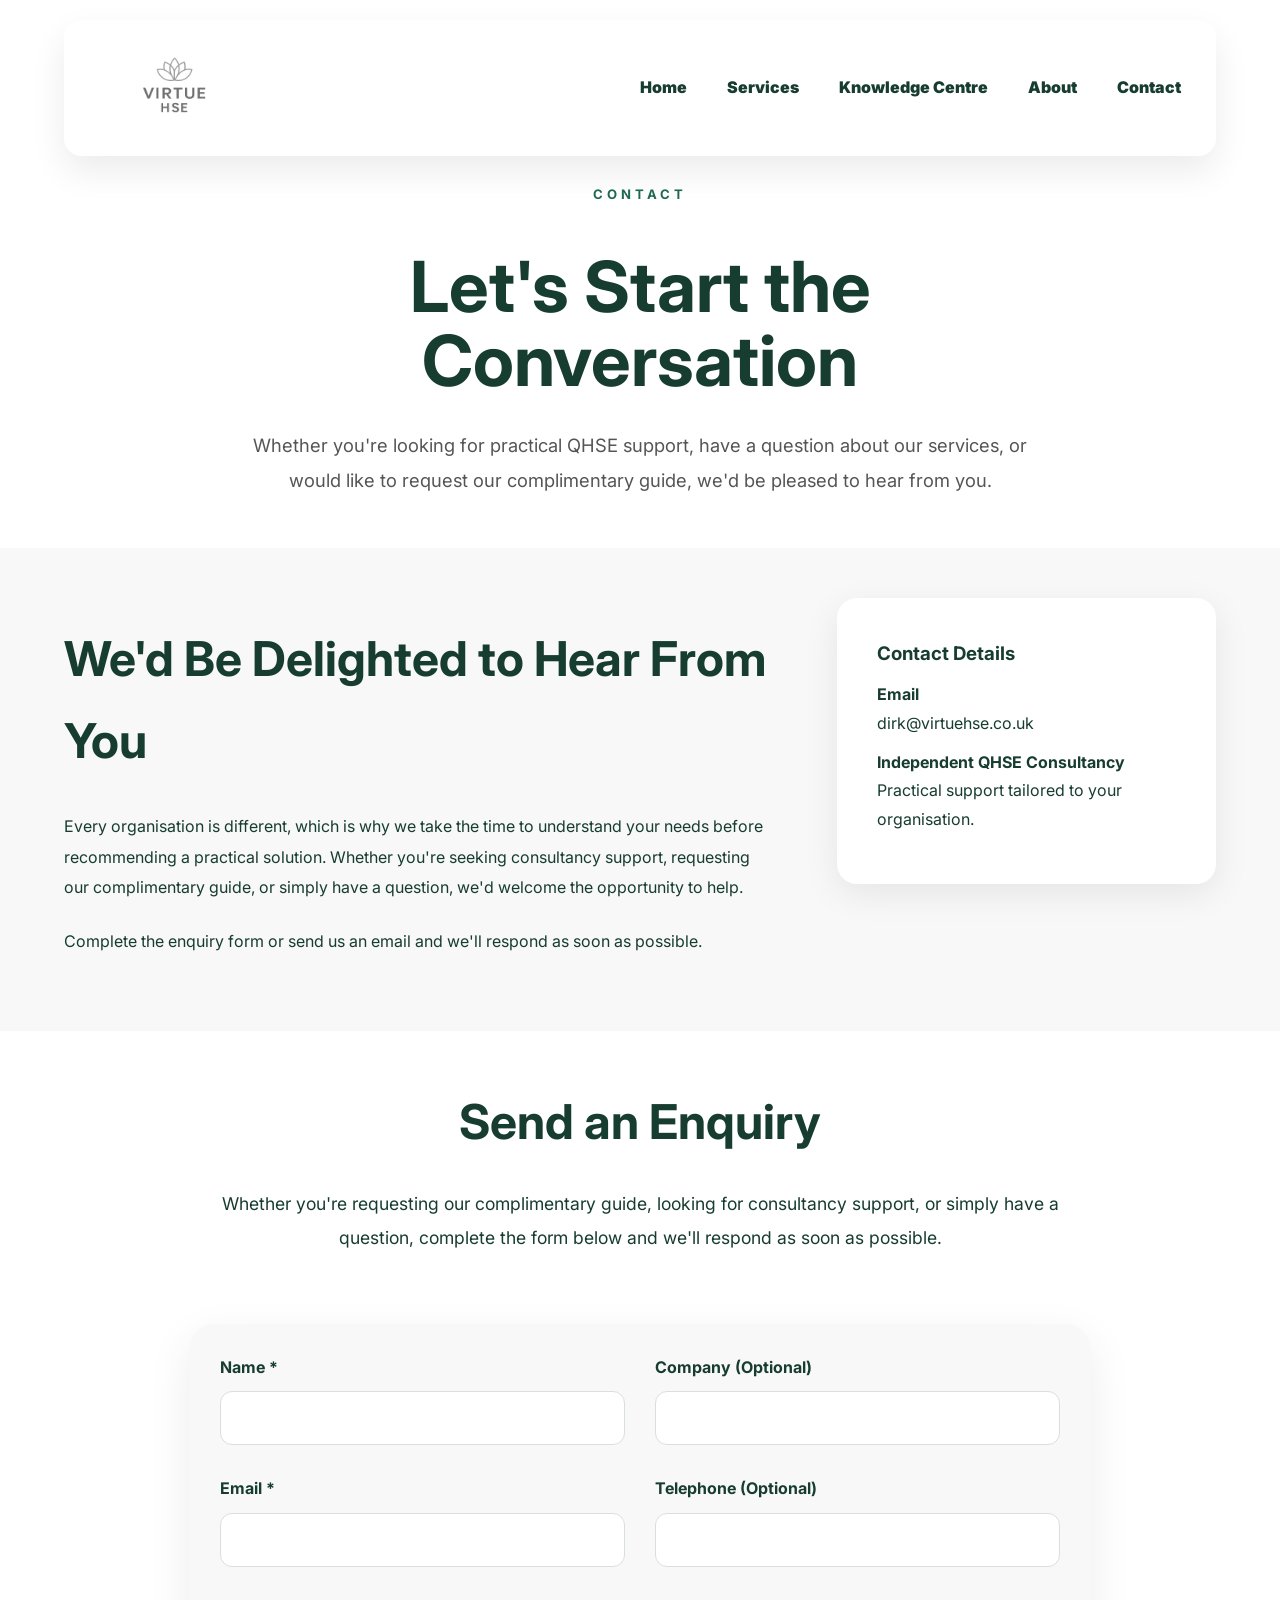
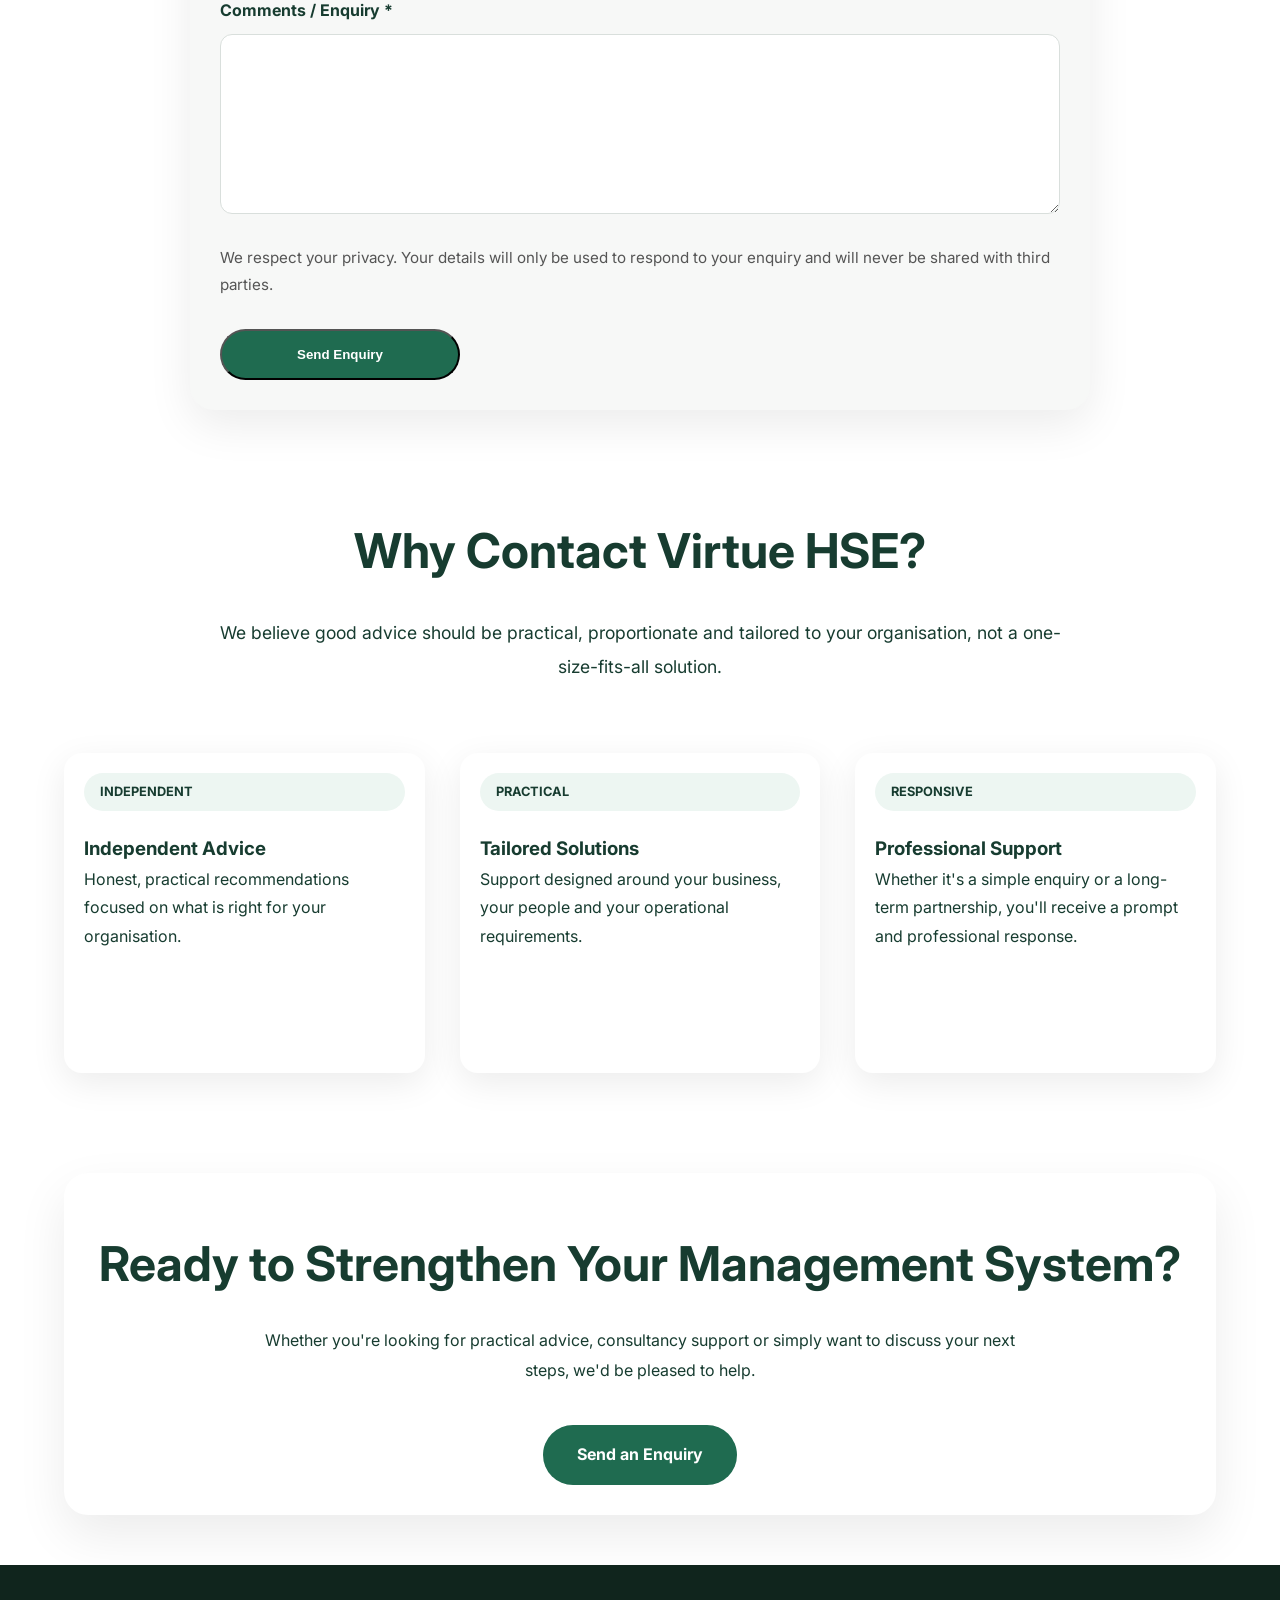
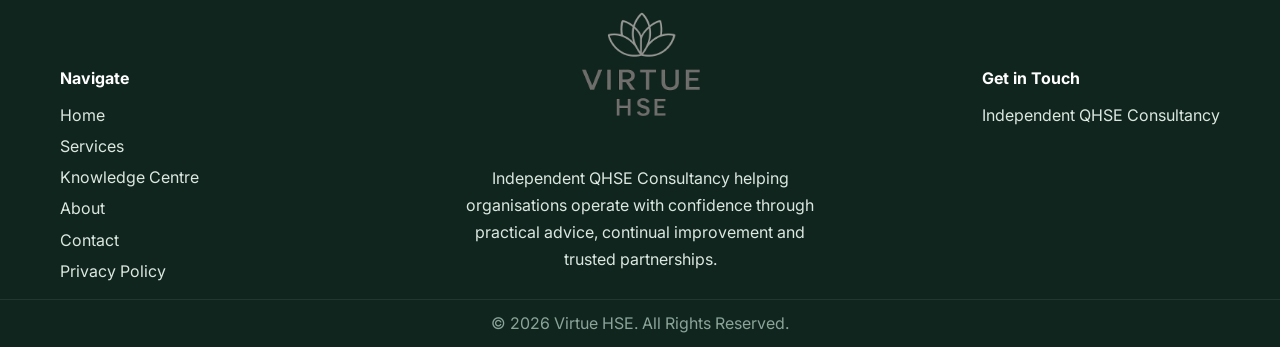
<file: contact.html>
<!DOCTYPE html>
<html lang="en">
<head>
    <meta charset="UTF-8">
    <meta name="viewport" content="width=device-width, initial-scale=1.0">
    <title>Virtue HSE | Helping Businesses Operate With Confidence</title>
    <meta name="description"
        content="Independent QHSE consultancy helping Businesses build better management systems, improve compliance and operate with confidence.">
    <link rel="preconnect" href="https://fonts.googleapis.com">
    <link rel="preconnect" href="https://fonts.gstatic.com" crossorigin>
    <link href="https://fonts.googleapis.com/css2?family=Inter:wght@300;400;500;600;700;800&display=swap"
        rel="stylesheet">
    <link rel="stylesheet" href="style.css">
</head>
<body>
<header>
    <div class="container nav-container">
     <a href="index.html" class="logo">
    <img src="images/logo.png" alt="Virtue HSE Logo">
</a>
        <nav>
    <ul>
                <li><a href="index.html">Home</a></li>
                <li><a href="services.html">Services</a></li>
                <li><a href="knowledge.html">Knowledge Centre</a></li>
                <li><a href="about.html">About</a></li>
                <li><a href="contact.html">Contact</a></li>
    </ul>
</nav>
    </div>
</header>
<main>
<main>
    <!--====================================================
    HERO
    =====================================================-->
    <section class="contact-hero">
        <div class="container">
            <div class="hero-content">
                <p class="page-tag">
                    CONTACT
                </p>
                <h1>
                    Let's Start the Conversation
                </h1>
                <p class="hero-lead">
                    Whether you're looking for practical QHSE support, have a question
                    about our services, or would like to request our complimentary guide,
                    we'd be pleased to hear from you.
                </p>
            </div>
        </div>
    </section>
    <!--====================================================
    CHAPTER ONE
    =====================================================-->
    <section class="contact-intro">
        <div class="container">
            <div class="contact-grid">
                <div class="contact-text">
                      <h2>
                        We'd Be Delighted to Hear From You
                    </h2>
                    <p>
                        Every organisation is different, which is why we take the time
                        to understand your needs before recommending a practical solution.
                        Whether you're seeking consultancy support, requesting our
                        complimentary guide, or simply have a question, we'd welcome
                        the opportunity to help.
                    </p>
                    <p>
                        Complete the enquiry form or send us an email and we'll respond
                        as soon as possible.
                    </p>
                </div>
                <div class="contact-card">
                    <h3>
                        Contact Details
                    </h3>
                    <p>
                        <strong>Email</strong><br>
                        dirk@virtuehse.co.uk
                    </p>
                    <p>
                        <strong>Independent QHSE Consultancy</strong><br>
                        Practical support tailored to your organisation.
                    </p>
                </div>
            </div>
        </div>
    </section>
        <!--====================================================
    CHAPTER TWO
    =====================================================-->
    <section class="contact-form-section" id="contact-form">
        <div class="container">
            <div class="chapter-header">
                <h2>Send an Enquiry</h2>
                <p class="chapter-intro">
                    Whether you're requesting our complimentary guide, looking for consultancy support,
                    or simply have a question, complete the form below and we'll respond as soon as possible.
                </p>
            </div>
            <form
    class="contact-form"
    action="https://formbold.com/s/obYEa"
    method="POST">
                <div class="form-grid">
                    <div class="form-group">
                        <label for="name">Name *</label>
                        <input
                            type="text"
                            id="name"
                            name="name"
                            required>
                    </div>
                    <div class="form-group">
                        <label for="company">Company (Optional)</label>
                        <input
                            type="text"
                            id="company"
                            name="company"
                            >
                    </div>
                    <div class="form-group">
                        <label for="email">Email *</label>
                        <input
                            type="email"
                            id="email"
                            name="email"
                            required>
                    </div>
                    <div class="form-group">
                        <label for="telephone">Telephone (Optional)</label>
                        <input
                            type="tel"
                            id="telephone"
                            name="telephone">
                    </div>
                </div>
                <div class="form-group">
                    <label for="message">Comments / Enquiry *</label>
                    <textarea
                        id="message"
                        name="message"
                        rows="7"
                        required></textarea>
                </div>
                <p class="privacy-note">
                    We respect your privacy. Your details will only be used to respond
                    to your enquiry and will never be shared with third parties.
                </p>
                <button type="submit" class="btn btn-primary">
                    Send Enquiry
                </button>
            </form>
        </div>
    </section>
        <!--====================================================
    CHAPTER THREE
    =====================================================-->
    <section class="contact-benefits">
        <div class="container">
            <div class="chapter-header">
                <h2>Why Contact Virtue HSE?</h2>
                <p class="chapter-intro">
                    We believe good advice should be practical, proportionate and tailored
                    to your organisation, not a one-size-fits-all solution.
                </p>
            </div>
            <div class="resources-grid">
                <article class="resource-card">
                    <span class="resource-type">
                        INDEPENDENT
                    </span>
                    <h3>Independent Advice</h3>
                    <p>
                        Honest, practical recommendations focused on what is right for
                        your organisation.
                    </p>
                </article>
                <article class="resource-card">
                    <span class="resource-type">
                        PRACTICAL
                    </span>
                    <h3>Tailored Solutions</h3>
                    <p>
                        Support designed around your business, your people and your
                        operational requirements.
                    </p>
                </article>
                <article class="resource-card">
                    <span class="resource-type">
                        RESPONSIVE
                    </span>
                    <h3>Professional Support</h3>
                    <p>
                        Whether it's a simple enquiry or a long-term partnership,
                        you'll receive a prompt and professional response.
                    </p>
                </article>
            </div>
        </div>
    </section>
    <!--====================================================
    CTA
    =====================================================-->
    <section class="services-cta">
        <div class="container">
            <div class="cta-card">
                <h2>
                    Ready to Strengthen Your Management System?
                </h2>
                <p>
                    Whether you're looking for practical advice, consultancy support or
                    simply want to discuss your next steps, we'd be pleased to help.
                </p>
                <a href="#contact-form" class="btn btn-primary">
                    Send an Enquiry
                </a>
            </div>
        </div>
    </section>
</main>
<footer>
    <div class="footer-container footer-grid">
        <!-- Navigation -->
        <div>
            <h4>Navigate</h4>
            <ul>
                <li><a href="index.html">Home</a></li>
                <li><a href="services.html">Services</a></li>
                <li><a href="knowledge.html">Knowledge Centre</a></li>
                <li><a href="about.html">About</a></li>
                <li><a href="contact.html">Contact</a></li>
                <li><a href="privacy-policy.html">Privacy Policy</a></li>
            </ul>
        </div>
        <!-- Logo -->
        <div>
            <img src="images/logo.png"
                 alt="Virtue HSE Logo"
                 class="footer-logo">
            <p>
                Independent QHSE Consultancy helping organisations operate
                with confidence through practical advice, continual
                improvement and trusted partnerships.
            </p>
        </div>
        <!-- Contact -->
        <div>
            <h4>Get in Touch</h4>
            <p>Independent QHSE Consultancy</p>
            </div>
    </div>
    <div class="footer-bottom">
        <p>© 2026 Virtue HSE. All Rights Reserved.</p>
    </div>
</footer>
</body>
</html>
</file>
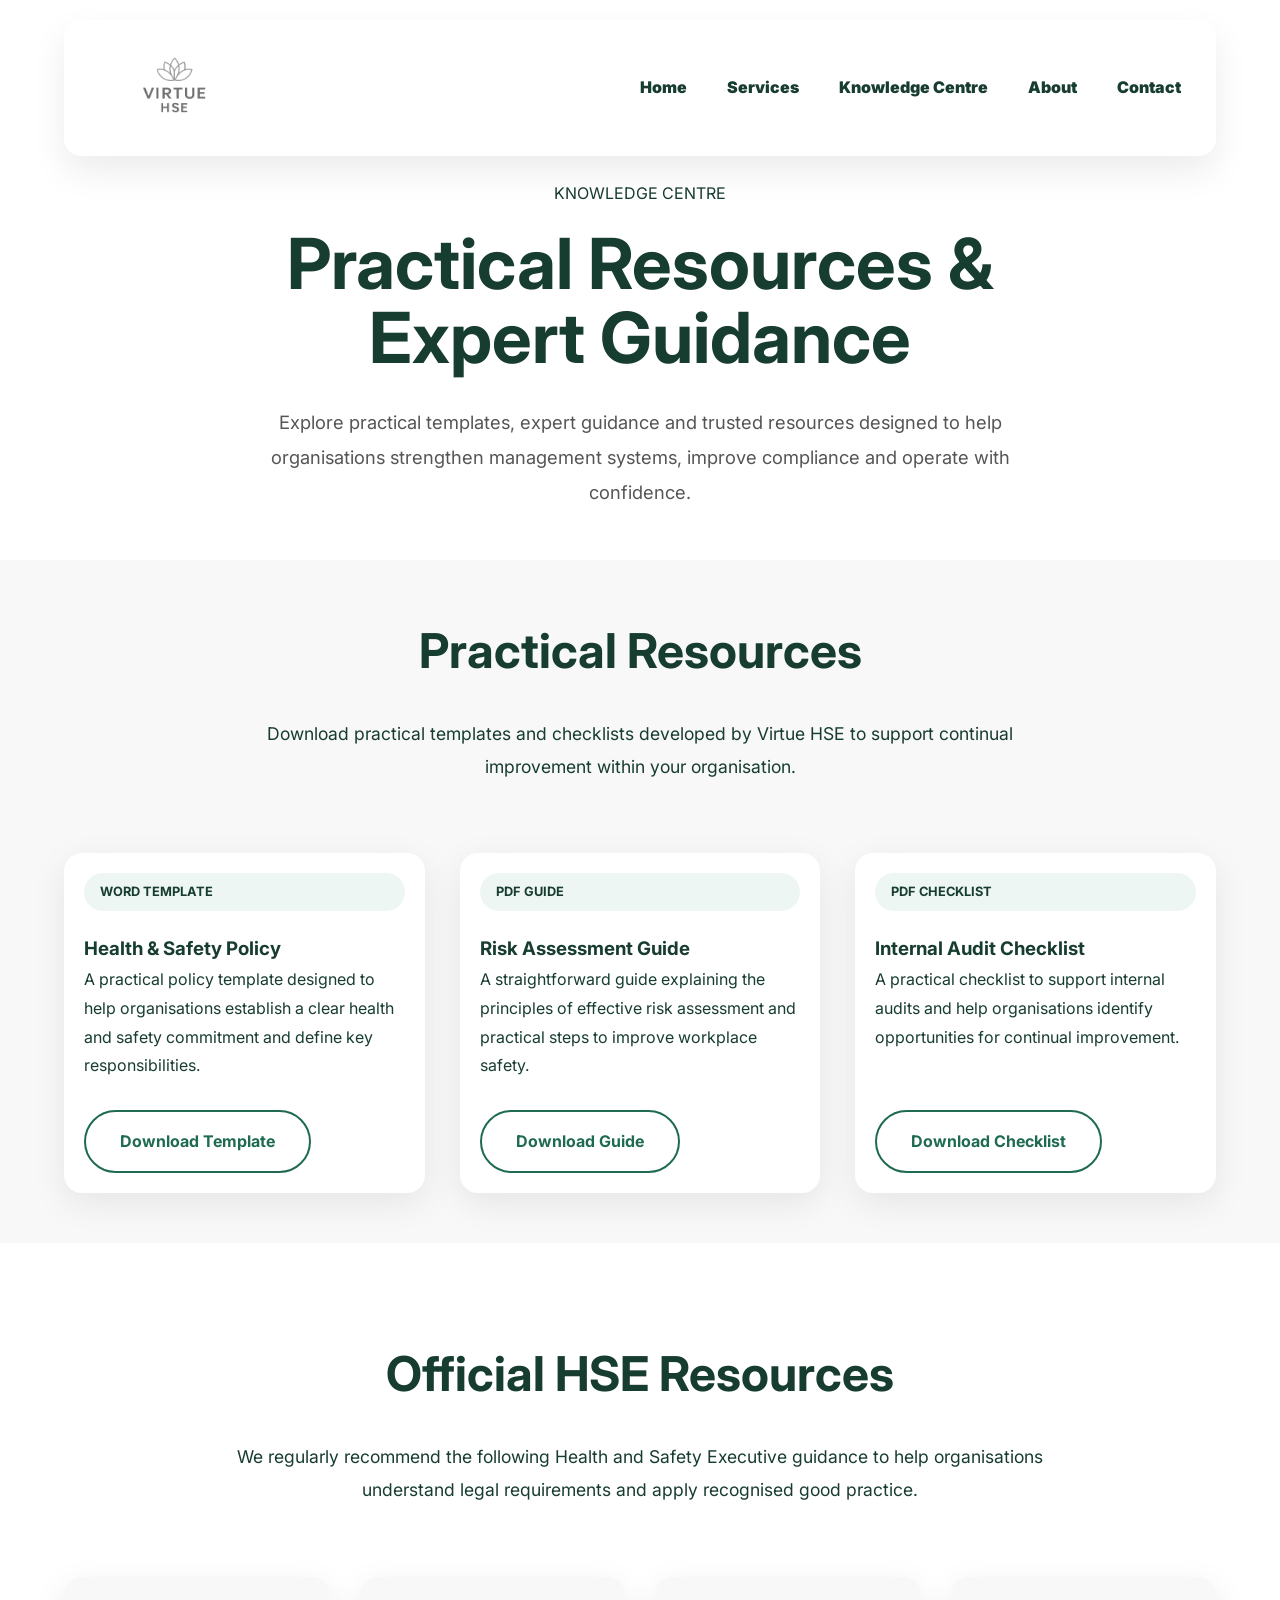
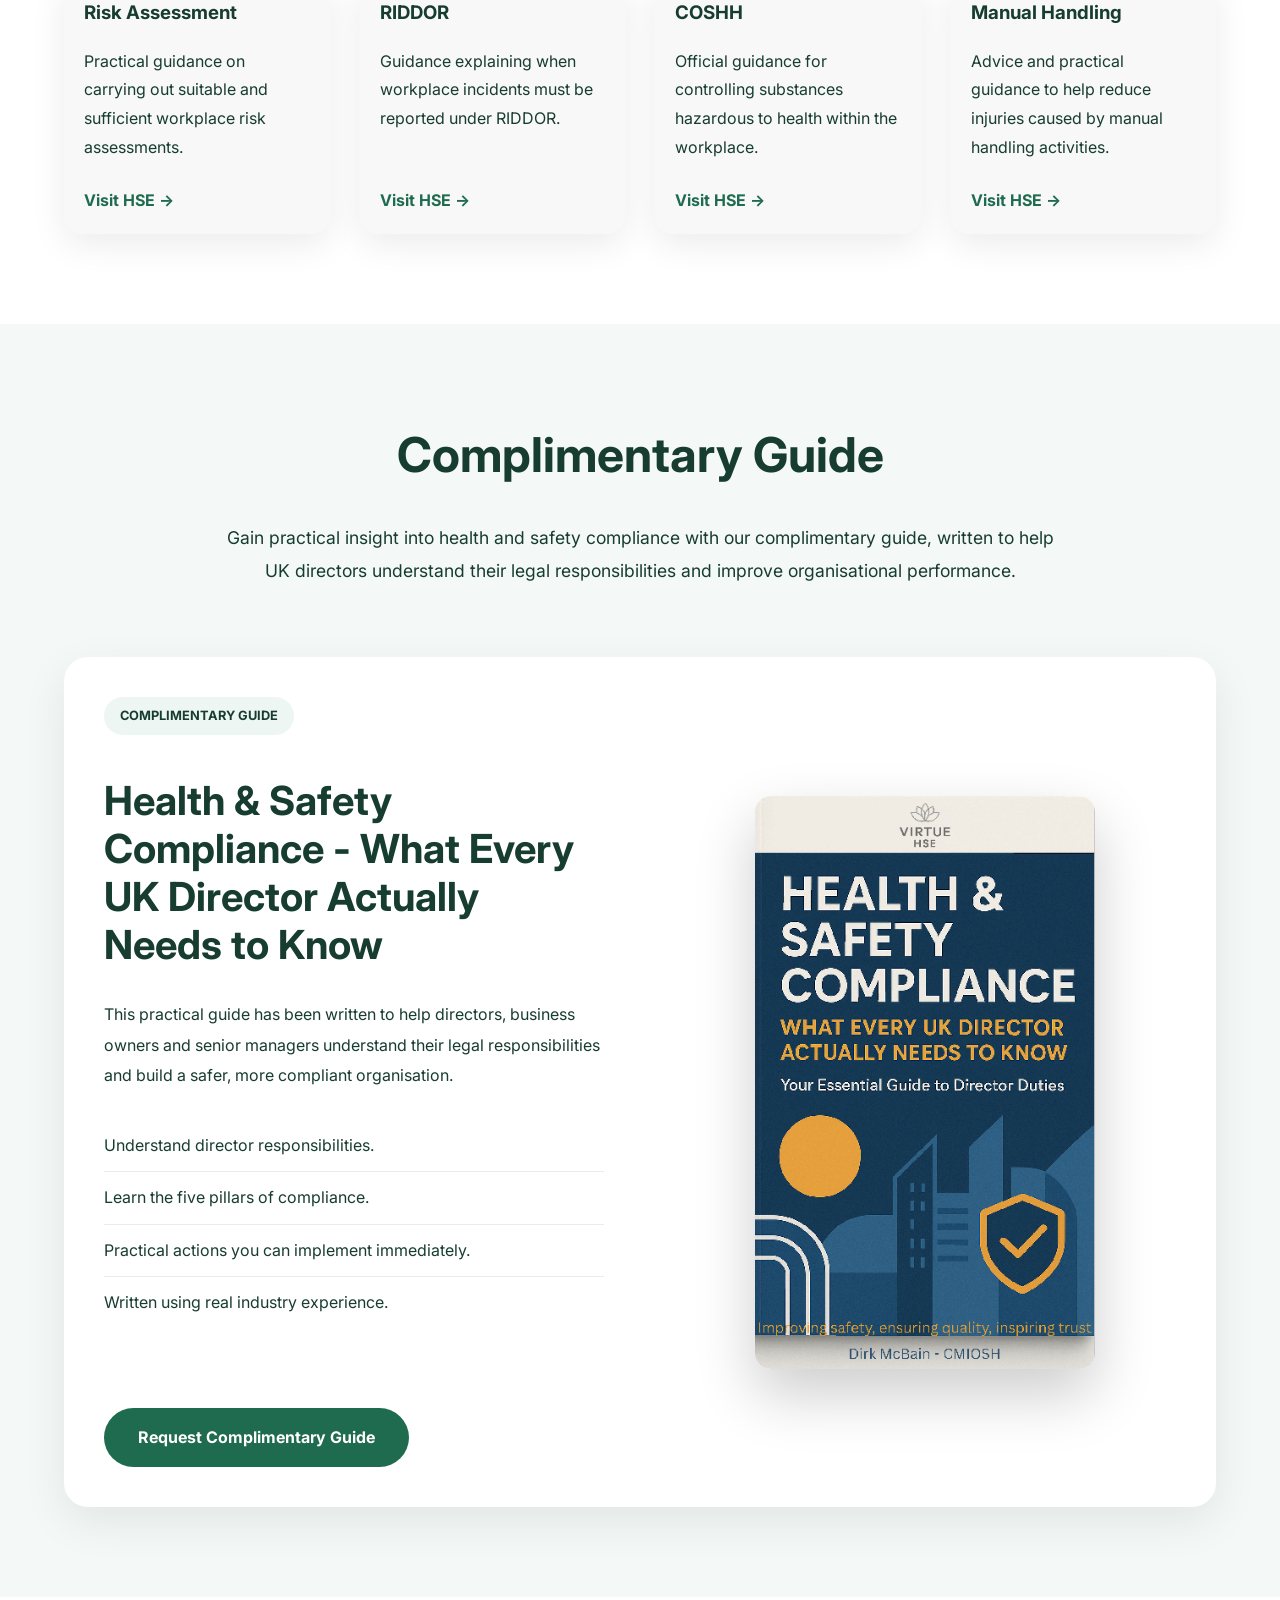
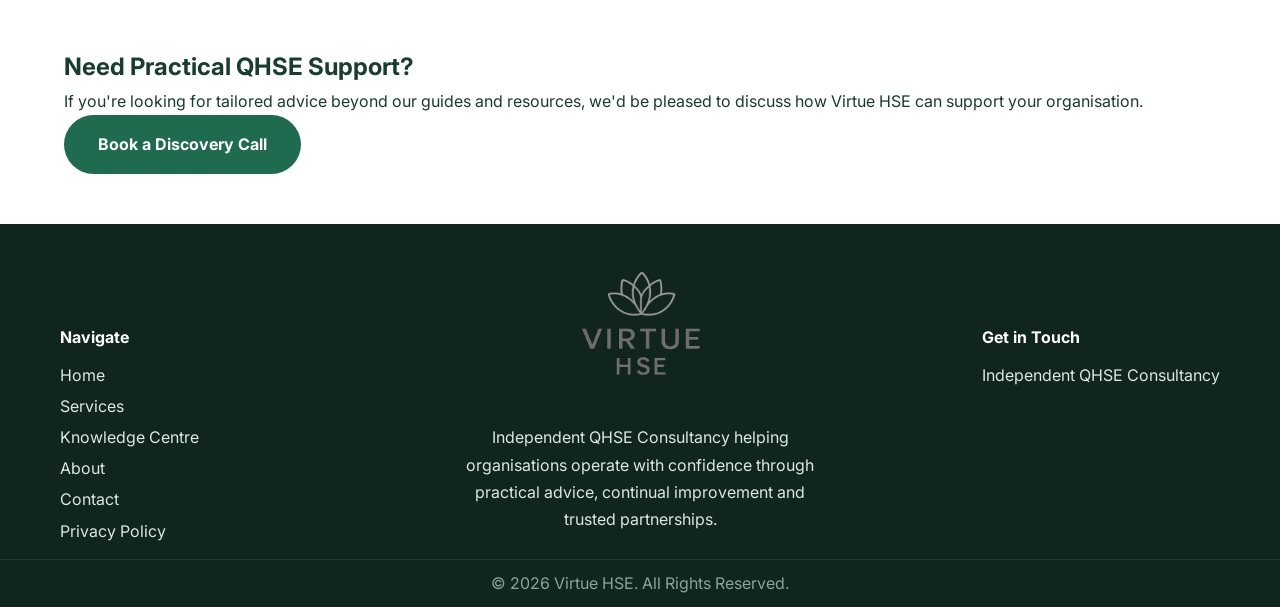
<file: knowledge.html>
<!DOCTYPE html>
<html lang="en">
<head>
    <meta charset="UTF-8">
    <meta name="viewport" content="width=device-width, initial-scale=1.0">
    <title>Virtue HSE | Helping Businesses Operate With Confidence</title>
    <meta name="description"
        content="Independent QHSE consultancy helping Businesses build better management systems, improve compliance and operate with confidence.">
    <link rel="preconnect" href="https://fonts.googleapis.com">
    <link rel="preconnect" href="https://fonts.gstatic.com" crossorigin>
    <link href="https://fonts.googleapis.com/css2?family=Inter:wght@300;400;500;600;700;800&display=swap"
        rel="stylesheet">
    <link rel="stylesheet" href="style.css">
</head>
<body>
<header>
    <div class="container nav-container">
     <a href="index.html" class="logo">
    <img src="images/logo.png" alt="Virtue HSE Logo">
</a>
        <nav>
    <ul>
                <li><a href="index.html">Home</a></li>
                <li><a href="services.html">Services</a></li>
                <li><a href="knowledge.html">Knowledge Centre</a></li>
                <li><a href="about.html">About</a></li>
                <li><a href="contact.html">Contact</a></li>
    </ul>
</nav>
    </div>
</header>
<main>
    <!--====================================================
    HERO
    =====================================================-->
    <section class="knowledge-hero">
        <div class="container">
            <div class="hero-content">
                <p class="section-label">KNOWLEDGE CENTRE</p>
                <h1>Practical Resources & Expert Guidance</h1>
                <p class="hero-lead">
                    Explore practical templates, expert guidance and trusted resources
                    designed to help organisations strengthen management systems,
                    improve compliance and operate with confidence.
                </p>
            </div>
        </div>
    </section>
    <!--====================================================
    CHAPTER ONE
    =====================================================-->
    <section class="knowledge-section chapter-one">
        <div class="container">
            <div class="chapter-header">
                                <h2>Practical Resources</h2>
                <p class="chapter-intro">
                    Download practical templates and checklists developed by Virtue HSE
                    to support continual improvement within your organisation.
                </p>
            </div>
                        <div class="resources-grid">
                <article class="resource-card">
                    <span class="resource-type">WORD TEMPLATE</span>
                    <h3>Health & Safety Policy</h3>
                    <p>
                        A practical policy template designed to help organisations
                        establish a clear health and safety commitment and define
                        key responsibilities.
                    </p>
                    <a href="downloads/health-and-safety-policy.docx"
                       class="btn btn-outline"
                       download>
                        Download Template
                    </a>
                </article>
                <article class="resource-card">
                    <span class="resource-type">PDF GUIDE</span>
                    <h3>Risk Assessment Guide</h3>
                    <p>
                        A straightforward guide explaining the principles of
                        effective risk assessment and practical steps to improve
                        workplace safety.
                    </p>
                    <a href="downloads/risk-assessment-guide.docx"
                       class="btn btn-outline"
                       download>
                        Download Guide
                    </a>
                </article>
                <article class="resource-card">
                    <span class="resource-type">PDF CHECKLIST</span>
                    <h3>Internal Audit Checklist</h3>
                    <p>
                        A practical checklist to support internal audits and help
                        organisations identify opportunities for continual
                        improvement.
                    </p>
                    <a href="downloads/internal-audit-checklist.docx"
                       class="btn btn-outline"
                       download>
                        Download Checklist
                    </a>
                </article>
            </div>
        </div>
    </section>
         <!--====================================================
    CHAPTER THREE
    =====================================================-->
    <section class="knowledge-section chapter-three">
        <div class="container">
            <div class="chapter-header">
                <h2>Official HSE Resources</h2>
                <p class="chapter-intro">
                    We regularly recommend the following Health and Safety Executive
                    guidance to help organisations understand legal requirements and
                    apply recognised good practice.
                </p>
            </div>
            <div class="hse-grid">
                <article class="hse-card">
                    <h3>Risk Assessment</h3>
                    <p>
                        Practical guidance on carrying out suitable and sufficient
                        workplace risk assessments.
                    </p>
                    <a href="https://www.hse.gov.uk/simple-health-safety/risk/risk-assessment-template-and-examples.htm"
                       target="_blank"
                       rel="noopener">
                        Visit HSE →
                    </a>
                </article>
                <article class="hse-card">
                    <h3>RIDDOR</h3>
                    <p>
                        Guidance explaining when workplace incidents must be
                        reported under RIDDOR.
                    </p>
                    <a href="https://www.hse.gov.uk/riddor/"
                       target="_blank"
                       rel="noopener">
                        Visit HSE →
                    </a>
                </article>
                <article class="hse-card">
                    <h3>COSHH</h3>
                    <p>
                        Official guidance for controlling substances hazardous
                        to health within the workplace.
                    </p>
                    <a href="https://www.hse.gov.uk/coshh/"
                       target="_blank"
                       rel="noopener">
                        Visit HSE →
                    </a>
                </article>
                <article class="hse-card">
                    <h3>Manual Handling</h3>
                    <p>
                        Advice and practical guidance to help reduce injuries
                        caused by manual handling activities.
                    </p>
                    <a href="https://www.hse.gov.uk/msd/manual-handling/"
                       target="_blank"
                       rel="noopener">
                        Visit HSE →
                    </a>
                </article>
            </div>
        </div>
    </section>
    <!--====================================================
    CHAPTER TWO
    =====================================================-->
    <section class="knowledge-section chapter-two">
        <div class="container">
            <div class="chapter-header">
                <h2>Complimentary Guide</h2>
                <p class="chapter-intro">
                    Gain practical insight into health and safety compliance with our
                    complimentary guide, written to help UK directors understand their
                    legal responsibilities and improve organisational performance.
                </p>
            </div>
            <div class="guide-panel">
                <div class="guide-content">
                    <span class="resource-type">COMPLIMENTARY GUIDE</span>
                    <h3>Health &amp; Safety Compliance - What Every UK Director Actually Needs to Know</h3>
                    <p>
                        This practical guide has been written to help directors,
                        business owners and senior managers understand their legal
                        responsibilities and build a safer, more compliant organisation.
                    </p>
                    <ul class="guide-list">
                        <li>Understand director responsibilities.</li>
                        <li>Learn the five pillars of compliance.</li>
                        <li>Practical actions you can implement immediately.</li>
                        <li>Written using real industry experience.</li>
                    </ul>
                 <a href="contact.html#contact-form" class="btn btn-primary">
    Request Complimentary Guide
</a>
                </div>
                <div class="guide-image">
                    <img src="images/directors-guide-cover.png"
                         alt="Health & Safety Compliance Guide">
                </div>
            </div>
        </div>
    </section>
    <!--====================================================
    CTA
    =====================================================-->
    <section class="services-cta">
        <div class="container">
            <div class="cta-panel">
                <h2>Need Practical QHSE Support?</h2>
                <p>
                    If you're looking for tailored advice beyond our guides and
                    resources, we'd be pleased to discuss how Virtue HSE can
                    support your organisation.
                </p>
                <div class="cta-buttons">
                    <a href="contact.html" class="btn btn-primary">
                        Book a Discovery Call
                    </a>
                </div>
            </div>
        </div>
    </section>
</main>
<footer>
    <div class="footer-container footer-grid">
        <!-- Navigation -->
        <div>
            <h4>Navigate</h4>
            <ul>
                <li><a href="index.html">Home</a></li>
                <li><a href="services.html">Services</a></li>
                <li><a href="knowledge.html">Knowledge Centre</a></li>
                <li><a href="about.html">About</a></li>
                <li><a href="contact.html">Contact</a></li>
                <li><a href="privacy-policy.html">Privacy Policy</a></li>
            </ul>
        </div>
        <!-- Logo -->
        <div>
            <img src="images/logo.png"
                 alt="Virtue HSE Logo"
                 class="footer-logo">
            <p>
                Independent QHSE Consultancy helping organisations operate
                with confidence through practical advice, continual
                improvement and trusted partnerships.
            </p>
        </div>
        <!-- Contact -->
        <div>
            <h4>Get in Touch</h4>
            <p>Independent QHSE Consultancy</p>
        </div>
    </div>
    <div class="footer-bottom">
        <p>© 2026 Virtue HSE. All Rights Reserved.</p>
    </div>
</footer>
</body>
</html>
</file>
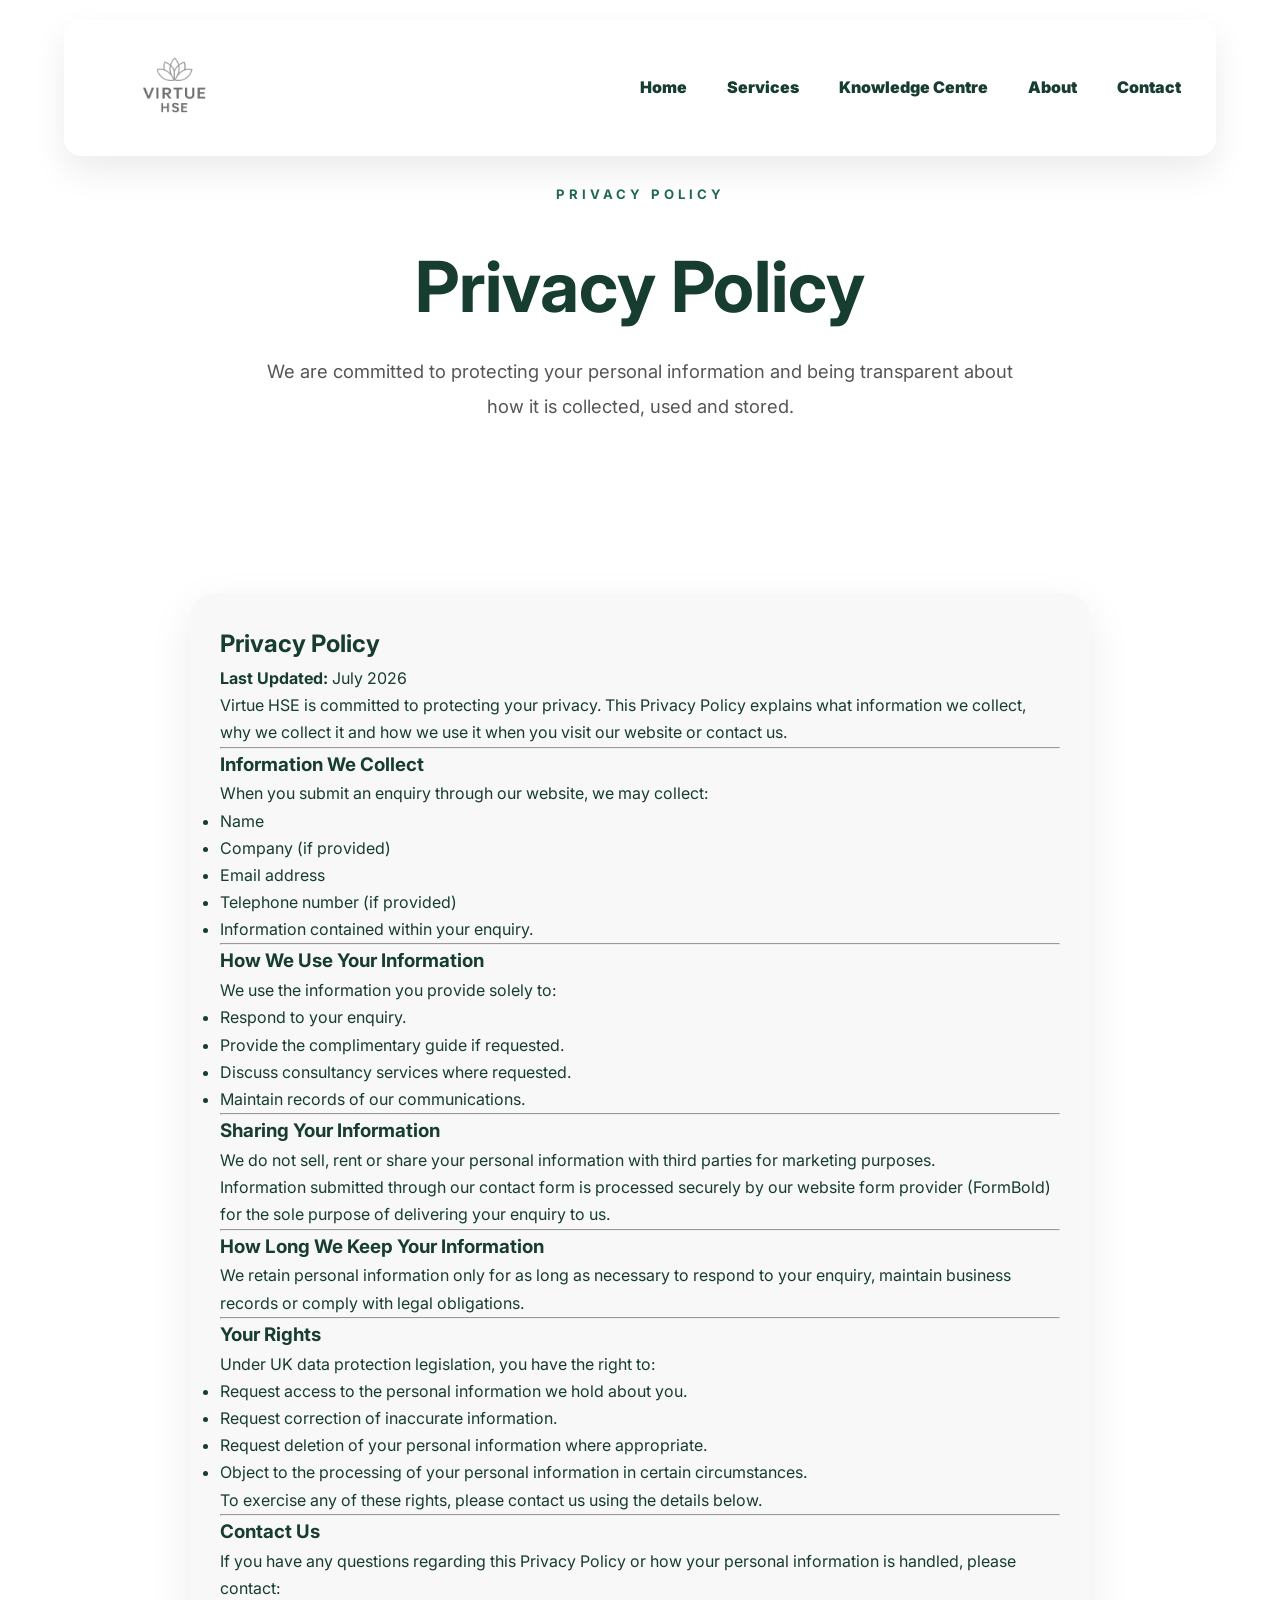
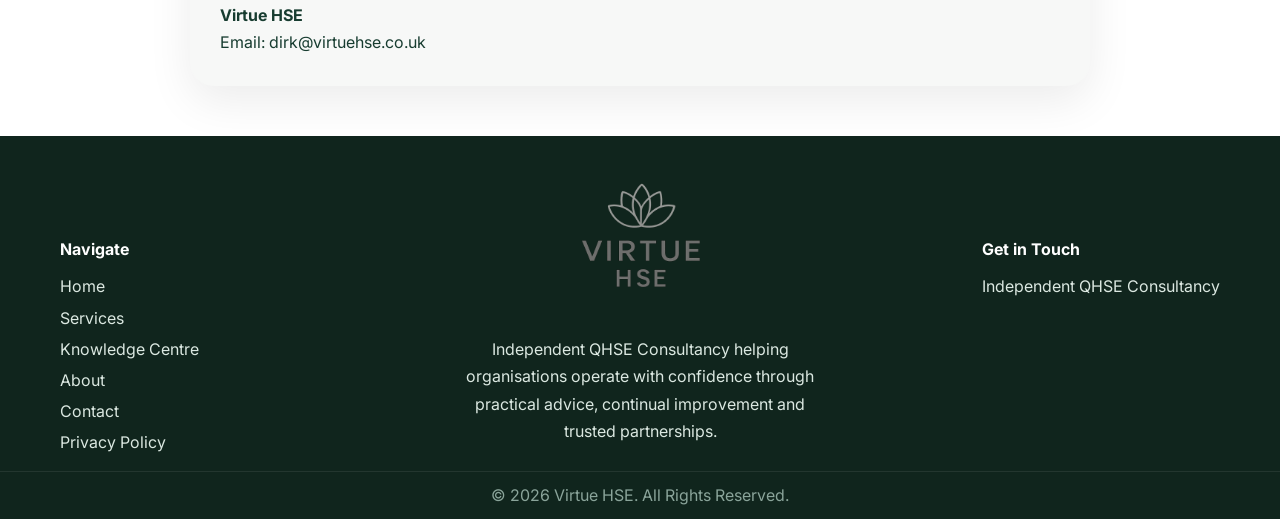
<file: privacy-policy.html>
<!DOCTYPE html>
<html lang="en">
<head>
    <meta charset="UTF-8">
    <meta name="viewport" content="width=device-width, initial-scale=1.0">
    <title>Virtue HSE | Helping Businesses Operate With Confidence</title>
    <meta name="description"
        content="Independent QHSE consultancy helping Businesses build better management systems, improve compliance and operate with confidence.">
    <link rel="preconnect" href="https://fonts.googleapis.com">
    <link rel="preconnect" href="https://fonts.gstatic.com" crossorigin>
    <link href="https://fonts.googleapis.com/css2?family=Inter:wght@300;400;500;600;700;800&display=swap"
        rel="stylesheet">
    <link rel="stylesheet" href="style.css">
</head>
<body>
<header>
    <div class="container nav-container">
     <a href="index.html" class="logo">
    <img src="images/logo.png" alt="Virtue HSE Logo">
</a>
        <nav>
    <ul>
                <li><a href="index.html">Home</a></li>
                <li><a href="services.html">Services</a></li>
                <li><a href="knowledge.html">Knowledge Centre</a></li>
                <li><a href="about.html">About</a></li>
                <li><a href="contact.html">Contact</a></li>
    </ul>
</nav>
    </div>
</header>
<main>
    <!--====================================================
    HERO
    =====================================================-->
    <section class="contact-hero">
        <div class="container">
            <div class="hero-content">
                <p class="page-tag">
                    PRIVACY POLICY
                </p>
                <h1>
                    Privacy Policy
                </h1>
                <p class="hero-lead">
                    We are committed to protecting your personal information and being transparent
                    about how it is collected, used and stored.
                </p>
            </div>
        </div>
    </section>
    <!--====================================================
    PRIVACY POLICY
    =====================================================-->
    <section class="contact-form-section">
        <div class="container">
            <div class="contact-form">
                <h2>Privacy Policy</h2>
                <p>
                    <strong>Last Updated:</strong> July 2026
                </p>
                <p>
                    Virtue HSE is committed to protecting your privacy. This Privacy Policy
                    explains what information we collect, why we collect it and how we use it
                    when you visit our website or contact us.
                </p>
                <hr>
                <h3>Information We Collect</h3>
                <p>
                    When you submit an enquiry through our website, we may collect:
                </p>
                <ul>
                    <li>Name</li>
                    <li>Company (if provided)</li>
                    <li>Email address</li>
                    <li>Telephone number (if provided)</li>
                    <li>Information contained within your enquiry.</li>
                </ul>
                <hr>
                <h3>How We Use Your Information</h3>
                <p>
                    We use the information you provide solely to:
                </p>
                <ul>
                    <li>Respond to your enquiry.</li>
                    <li>Provide the complimentary guide if requested.</li>
                    <li>Discuss consultancy services where requested.</li>
                    <li>Maintain records of our communications.</li>
                </ul>
                                <hr>
                <h3>Sharing Your Information</h3>
                <p>
                    We do not sell, rent or share your personal information with third
                    parties for marketing purposes.
                </p>
                <p>
                    Information submitted through our contact form is processed securely
                    by our website form provider (FormBold) for the sole purpose of
                    delivering your enquiry to us.
                </p>
                <hr>
                <h3>How Long We Keep Your Information</h3>
                <p>
                    We retain personal information only for as long as necessary to
                    respond to your enquiry, maintain business records or comply with
                    legal obligations.
                </p>
                <hr>
                <h3>Your Rights</h3>
                <p>
                    Under UK data protection legislation, you have the right to:
                </p>
                <ul>
                    <li>Request access to the personal information we hold about you.</li>
                    <li>Request correction of inaccurate information.</li>
                    <li>Request deletion of your personal information where appropriate.</li>
                    <li>Object to the processing of your personal information in certain circumstances.</li>
                </ul>
                <p>
                    To exercise any of these rights, please contact us using the details below.
                </p>
                <hr>
                <h3>Contact Us</h3>
                <p>
                    If you have any questions regarding this Privacy Policy or how your
                    personal information is handled, please contact:
                </p>
                <p>
                    <strong>Virtue HSE</strong><br>
                    Email: dirk@virtuehse.co.uk
                </p>
            </div>
        </div>
    </section>
</main>
<footer>
    <div class="footer-container footer-grid">
        <!-- Navigation -->
        <div>
            <h4>Navigate</h4>
            <ul>
                <li><a href="index.html">Home</a></li>
                <li><a href="services.html">Services</a></li>
                <li><a href="knowledge.html">Knowledge Centre</a></li>
                <li><a href="about.html">About</a></li>
                <li><a href="contact.html">Contact</a></li>
                <li><a href="privacy-policy.html">Privacy Policy</a></li>
            </ul>
        </div>
        <!-- Logo -->
        <div>
            <img src="images/logo.png"
                 alt="Virtue HSE Logo"
                 class="footer-logo">
            <p>
                Independent QHSE Consultancy helping organisations operate
                with confidence through practical advice, continual
                improvement and trusted partnerships.
            </p>
        </div>
        <!-- Contact -->
        <div>
            <h4>Get in Touch</h4>
            <p>Independent QHSE Consultancy</p>
        </div>
    </div>
    <div class="footer-bottom">
        <p>© 2026 Virtue HSE. All Rights Reserved.</p>
    </div>
</footer>
</body>
</html>
</file>
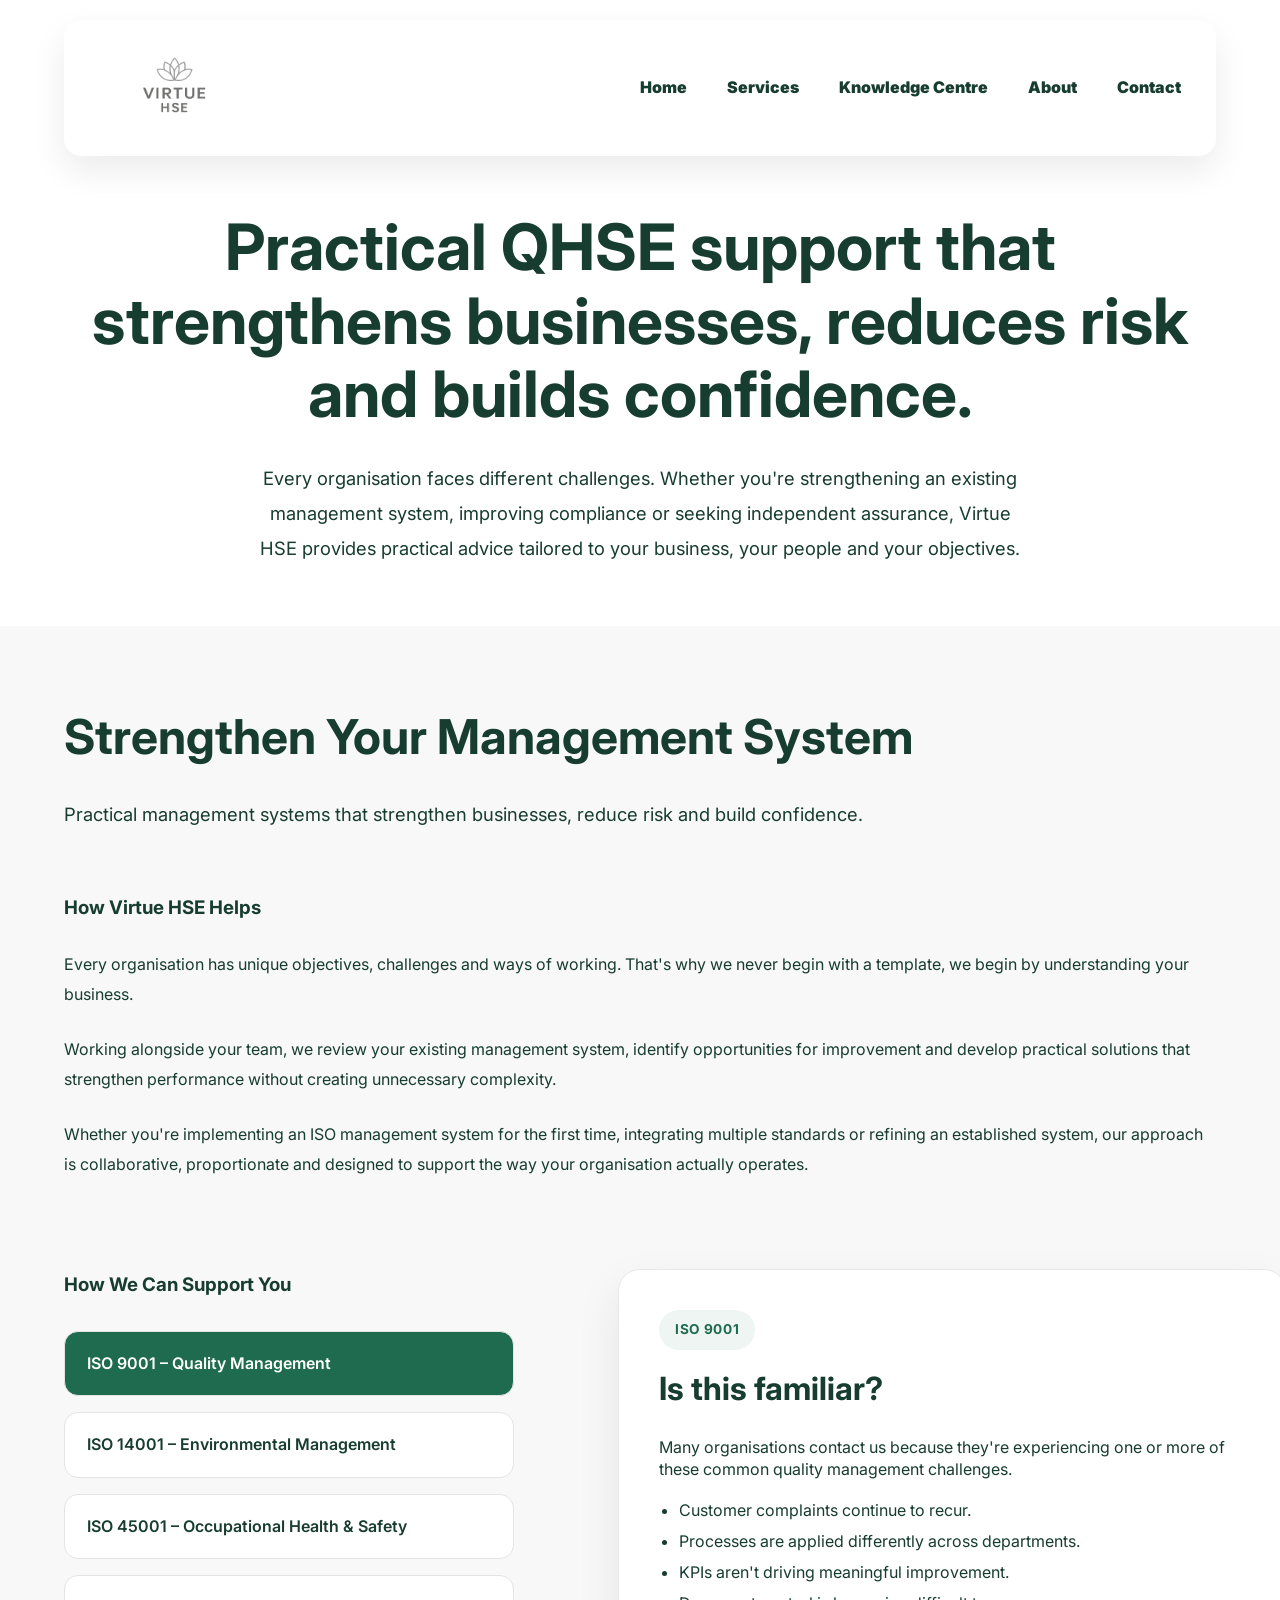
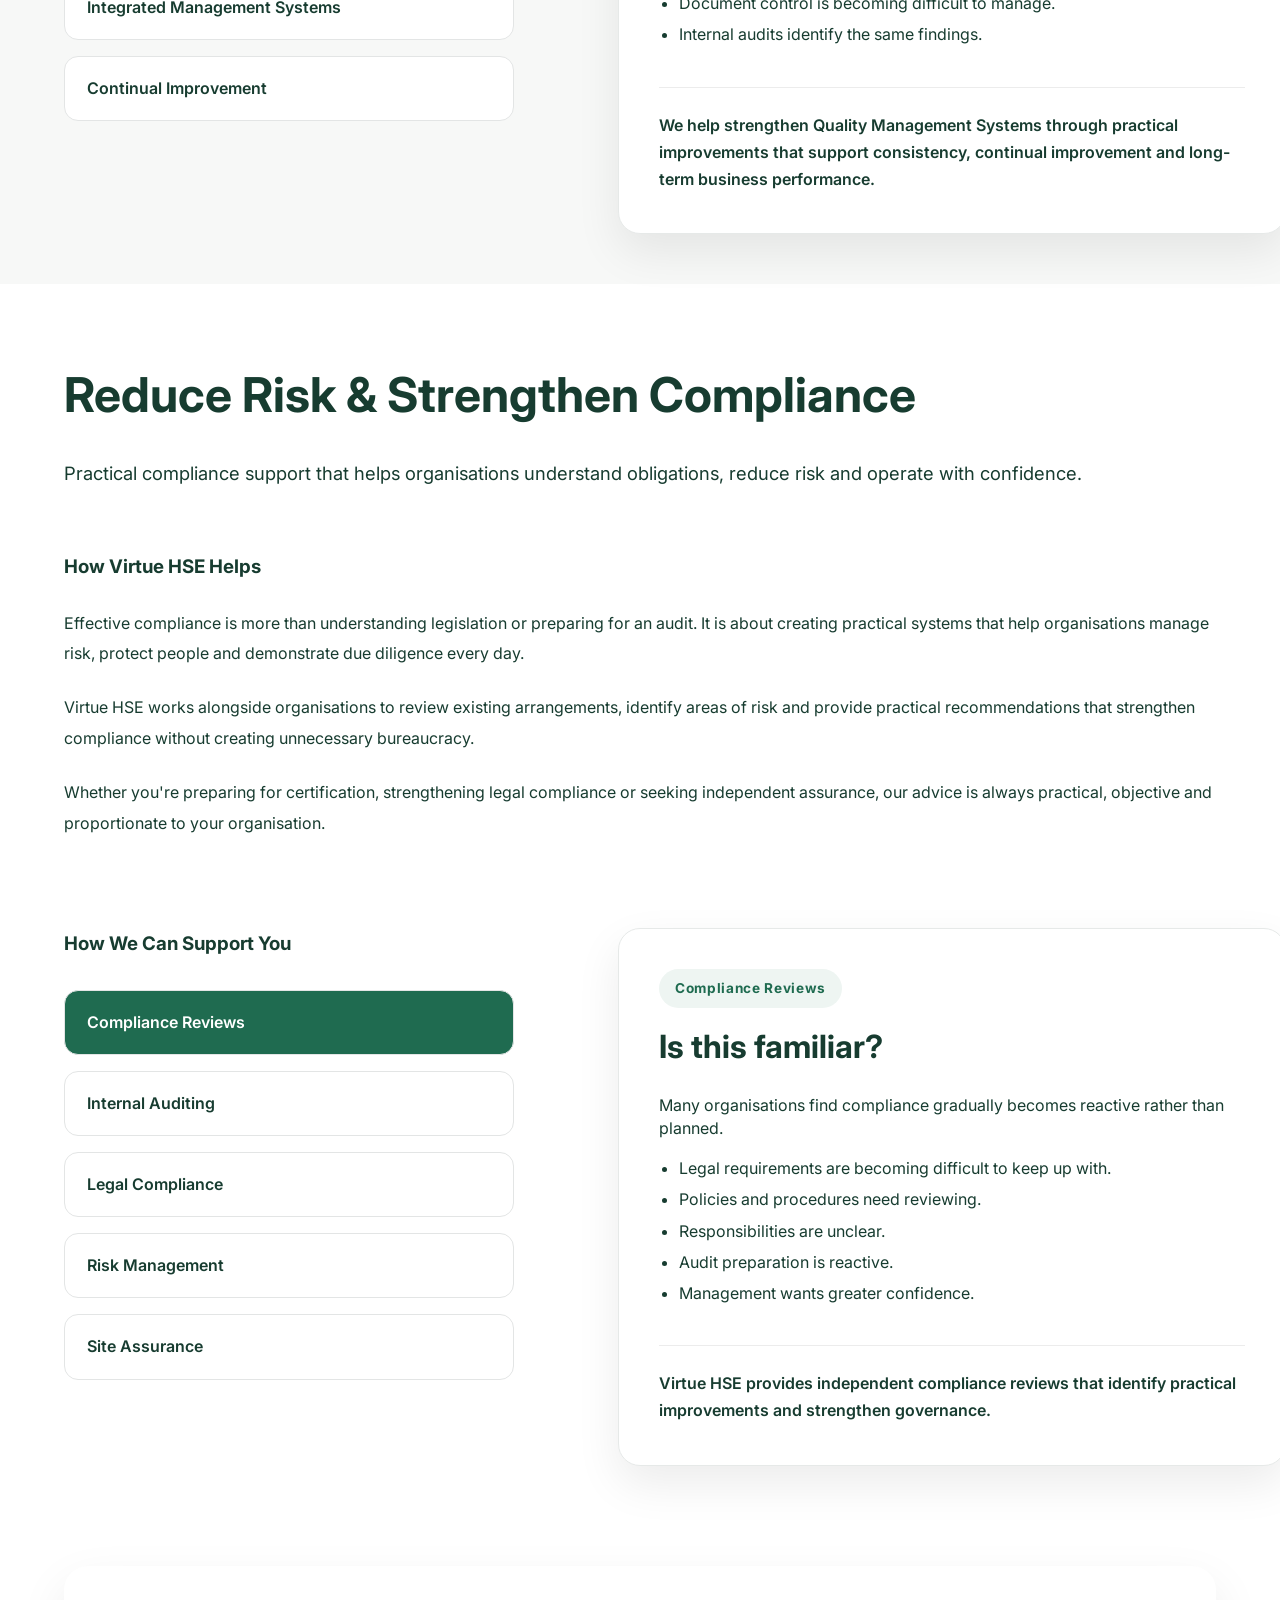
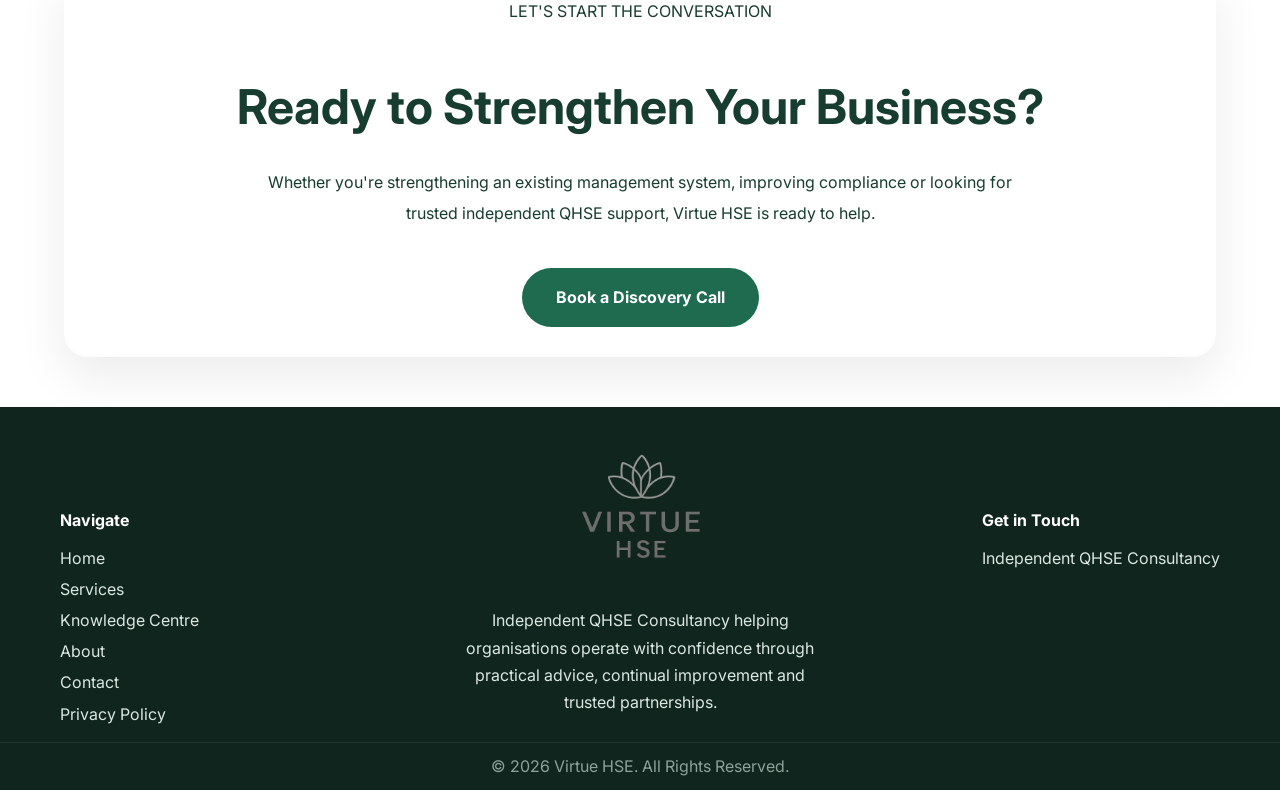
<file: services.html>
<!DOCTYPE html>
<html lang="en">
<head>
    <meta charset="UTF-8">
    <meta name="viewport" content="width=device-width, initial-scale=1.0">
    <title>Virtue HSE | Helping Businesses Operate With Confidence</title>
    <meta name="description"
        content="Independent QHSE consultancy helping Businesses build better management systems, improve compliance and operate with confidence.">
    <link rel="preconnect" href="https://fonts.googleapis.com">
    <link rel="preconnect" href="https://fonts.gstatic.com" crossorigin>
    <link href="https://fonts.googleapis.com/css2?family=Inter:wght@300;400;500;600;700;800&display=swap"
        rel="stylesheet">
    <link rel="stylesheet" href="style.css">
</head>
<body>
<header>
    <div class="container nav-container">
        <a href="#" class="logo">
            <img src="images/logo.png" alt="Virtue HSE Logo">
        </a>
        <nav>
            <ul>
                <li><a href="index.html">Home</a></li>
                <li><a href="services.html">Services</a></li>
                <li><a href="knowledge.html">Knowledge Centre</a></li>
                <li><a href="about.html">About</a></li>
                <li><a href="contact.html">Contact</a></li>
            </ul>
        </nav>
    </div>
</header>
<main>
<!-- ======================================================
     HOW WE HELP | HERO
====================================================== -->
<section class="help-hero">
    <div class="container">
        <h1>
            Practical QHSE support that strengthens businesses,
            reduces risk and builds confidence.
        </h1>
        <p class="hero-intro">
            Every organisation faces different challenges. Whether you're strengthening an existing management system,
            improving compliance or seeking independent assurance, Virtue HSE provides practical advice tailored to your
            business, your people and your objectives.
        </p>
    </div>
</section>
<!-- ======================================================
     CHAPTER ONE
====================================================== -->
<section class="service-chapter chapter-one">
    <div class="container">
        <div class="chapter-heading">
            <h2>
                Strengthen Your Management System
            </h2>
            <p class="chapter-intro">
                Practical management systems that strengthen businesses,
                reduce risk and build confidence.
            </p>
        </div>
        <div class="chapter-overview">
            <h3>
                How Virtue HSE Helps
            </h3>
            <p>
                Every organisation has unique objectives, challenges and ways of working. That's why we never begin with a template, we begin by understanding your business.
            </p>
            <p>
                Working alongside your team, we review your existing management system, identify opportunities for improvement and develop practical solutions that strengthen performance without creating unnecessary complexity.
            </p>
            <p>
                Whether you're implementing an ISO management system for the first time, integrating multiple standards or refining an established system, our approach is collaborative, proportionate and designed to support the way your organisation actually operates.
            </p>
        </div>
        <div class="support-section">
            <div class="support-left">
                <h3 class="support-heading">
                    How We Can Support You
                </h3>
                <div class="support-list">
                    <div class="support-item active" data-service="iso9001">
                        ISO 9001 – Quality Management
                    </div>
                    <div class="support-item" data-service="iso14001">
                        ISO 14001 – Environmental Management
                    </div>
                    <div class="support-item" data-service="iso45001">
                        ISO 45001 – Occupational Health & Safety
                    </div>
                    <div class="support-item" data-service="ims">
                        Integrated Management Systems
                    </div>
                    <div class="support-item" data-service="ci">
                        Continual Improvement
                    </div>
                </div>
            </div>
            <div class="support-right">
                <div class="support-panel">
                    <span class="panel-tag">
                        ISO 9001
                    </span>
                    <h3>
                        Is this familiar?
                    </h3>
                    <p class="panel-intro">
                        Many organisations contact us because they're experiencing one or more of these common quality management challenges.
                    </p>
                    <ul class="panel-list">
                        <li>Customer complaints continue to recur.</li>
                        <li>Processes are applied differently across departments.</li>
                        <li>KPIs aren't driving meaningful improvement.</li>
                        <li>Document control is becoming difficult to manage.</li>
                        <li>Internal audits identify the same findings.</li>
                    </ul>
                    <div class="panel-footer">
                        We help strengthen Quality Management Systems through practical improvements that support consistency, continual improvement and long-term business performance.
                    </div>
                </div>
            </div>
        </div>
    </div>
</section>
<!-- ======================================================
     CHAPTER TWO
====================================================== -->
<section class="service-chapter chapter-two">
    <div class="container">
        <div class="chapter-heading">
            <h2>Reduce Risk & Strengthen Compliance</h2>
            <p class="chapter-intro">
                Practical compliance support that helps organisations understand
                obligations, reduce risk and operate with confidence.
            </p>
        </div>
        <div class="chapter-overview">
            <h3>How Virtue HSE Helps</h3>
            <p>
                Effective compliance is more than understanding legislation or preparing
                for an audit. It is about creating practical systems that help
                organisations manage risk, protect people and demonstrate due diligence
                every day.
            </p>
            <p>
                Virtue HSE works alongside organisations to review existing arrangements,
                identify areas of risk and provide practical recommendations that
                strengthen compliance without creating unnecessary bureaucracy.
            </p>
            <p>
                Whether you're preparing for certification, strengthening legal
                compliance or seeking independent assurance, our advice is always
                practical, objective and proportionate to your organisation.
            </p>
        </div>
        <div class="support-section">
            <div class="support-left">
                <h3 class="support-heading">
                    How We Can Support You
                </h3>
                <div class="support-list">
                    <div class="support-item compliance active" data-service="reviews">
                        Compliance Reviews
                    </div>
                    <div class="support-item compliance" data-service="audits">
                        Internal Auditing
                    </div>
                    <div class="support-item compliance" data-service="legal">
                        Legal Compliance
                    </div>
                    <div class="support-item compliance" data-service="risk">
                        Risk Management
                    </div>
                    <div class="support-item compliance" data-service="assurance">
                        Site Assurance
                    </div>
                </div>
            </div>
            <div class="support-right">
                <div class="support-panel">
                    <span class="panel-tag">
                        Compliance Reviews
                    </span>
                    <h3>Is this familiar?</h3>
                    <p class="panel-intro">
                        Many organisations find compliance gradually becomes reactive
                        rather than planned.
                    </p>
                    <ul class="panel-list">
                        <li>Legal requirements are becoming difficult to keep up with.</li>
                        <li>Policies and procedures need reviewing.</li>
                        <li>Responsibilities are unclear.</li>
                        <li>Audit preparation is reactive.</li>
                        <li>Management wants greater confidence.</li>
                    </ul>
                    <div class="panel-footer">
                        Virtue HSE provides independent compliance reviews that identify
                        practical improvements and strengthen governance.
                    </div>
                </div>
            </div>
        </div>
    </div>
</section>
<!-- ======================================================
     CALL TO ACTION
====================================================== -->
<section class="services-cta">
    <div class="container">
        <div class="cta-card">
            <p class="section-label">
                LET'S START THE CONVERSATION
            </p>
            <h2>
                Ready to Strengthen Your Business?
            </h2>
            <p>
                Whether you're strengthening an existing management system,
                improving compliance or looking for trusted independent QHSE
                support, Virtue HSE is ready to help.
            </p>
            <div class="cta-buttons">
                <a href="contact.html" class="btn btn-primary">
                    Book a Discovery Call
                </a>
            </div>
        </div>
    </div>
</section>
</main>
<footer>
    <div class="footer-container footer-grid">
        <!-- Navigation -->
        <div>
            <h4>Navigate</h4>
            <ul>
                <li><a href="index.html">Home</a></li>
                <li><a href="services.html">Services</a></li>
                <li><a href="knowledge.html">Knowledge Centre</a></li>
                <li><a href="about.html">About</a></li>
                <li><a href="contact.html">Contact</a></li>
                <li><a href="privacy-policy.html">Privacy Policy</a></li>
            </ul>
        </div>
        <!-- Logo -->
        <div>
            <img src="images/logo.png"
                 alt="Virtue HSE Logo"
                 class="footer-logo">
            <p>
                Independent QHSE Consultancy helping organisations operate
                with confidence through practical advice, continual
                improvement and trusted partnerships.
            </p>
        </div>
        <!-- Contact -->
        <div>
            <h4>Get in Touch</h4>
            <p>Independent QHSE Consultancy</p>
        </div>
    </div>
    <div class="footer-bottom">
        <p>© 2026 Virtue HSE. All Rights Reserved.</p>
    </div>
</footer>
<script>
document.addEventListener("DOMContentLoaded", () => {
    /* =====================================================
       CHAPTER ONE
    ===================================================== */
    const chapterOneData = {
        iso9001: {
            tag: "ISO 9001",
            intro: "Many organisations contact us because they're experiencing one or more of these common quality management challenges.",
            list: [
                "Customer complaints continue to recur.",
                "Processes are applied differently across departments.",
                "KPIs aren't driving meaningful improvement.",
                "Document control is becoming difficult to manage.",
                "Internal audits identify the same findings."
            ],
            footer: "We help strengthen Quality Management Systems through practical improvements that support consistency, continual improvement and long-term business performance."
        },
        iso14001: {
            tag: "ISO 14001",
            intro: "Environmental management should support sustainable operations without unnecessary complexity.",
            list: [
                "Environmental responsibilities are unclear.",
                "Compliance obligations are difficult to track.",
                "Environmental objectives aren't regularly reviewed.",
                "Waste management varies across sites.",
                "Environmental risks aren't consistently managed."
            ],
            footer: "Virtue HSE helps organisations develop practical Environmental Management Systems that improve compliance and environmental performance."
        },
        iso45001: {
            tag: "ISO 45001",
            intro: "Strong health and safety management protects people while supporting operational performance.",
            list: [
                "Risk assessments are inconsistent.",
                "Contractor management lacks oversight.",
                "Incidents don't always lead to learning.",
                "Leadership visibility could be improved.",
                "Employee engagement is limited."
            ],
            footer: "We strengthen Health & Safety Management Systems through practical leadership, workforce engagement and effective risk management."
        },
        ims: {
            tag: "Integrated Management Systems",
            intro: "One integrated system often delivers greater value than several standalone systems.",
            list: [
                "Processes are duplicated.",
                "Departments work differently.",
                "Documentation overlaps.",
                "Audits identify similar issues.",
                "Administration has become excessive."
            ],
            footer: "Virtue HSE integrates Quality, Environmental and Health & Safety into one practical management system."
        },
        ci: {
            tag: "Continual Improvement",
            intro: "Continual improvement should become part of everyday business, not an annual exercise.",
            list: [
                "Improvement actions lose momentum.",
                "Corrective actions remain open.",
                "Lessons learned aren't shared.",
                "Performance data isn't fully utilised.",
                "Improvement is reactive rather than planned."
            ],
            footer: "We help organisations embed continual improvement into everyday operations through practical, measurable change."
        }
    };
    function initialisePanel(sectionSelector, data) {
        const section = document.querySelector(sectionSelector);
        if (!section) return;
        const panel = section.querySelector(".support-panel");
        const tag = section.querySelector(".panel-tag");
        const intro = section.querySelector(".panel-intro");
        const list = section.querySelector(".panel-list");
        const footer = section.querySelector(".panel-footer");
        const items = section.querySelectorAll(".support-item");
        function update(key) {
            const item = data[key];
            if (!item) return;
            panel.classList.add("fade");
            setTimeout(() => {
                tag.textContent = item.tag;
                intro.textContent = item.intro;
                list.innerHTML = "";
                item.list.forEach(point => {
                    const li = document.createElement("li");
                    li.textContent = point;
                    list.appendChild(li);
                });
                footer.textContent = item.footer;
                panel.classList.remove("fade");
            }, 150);
        }
        items.forEach(button => {
            button.addEventListener("mouseenter", () => {
                items.forEach(i => i.classList.remove("active"));
                button.classList.add("active");
                update(button.dataset.service);
            });
        });
        const active = section.querySelector(".support-item.active");
        if (active) {
            update(active.dataset.service);
        }
    }
    initialisePanel(".chapter-one", chapterOneData);
        /* =====================================================
       CHAPTER TWO
    ===================================================== */
    const chapterTwoData = {
        reviews: {
            tag: "Compliance Reviews",
            intro: "Many organisations find compliance gradually becomes reactive rather than planned.",
            list: [
                "Legal requirements are becoming difficult to keep up with.",
                "Policies and procedures need reviewing.",
                "Responsibilities are unclear.",
                "Audit preparation is reactive.",
                "Management wants greater confidence."
            ],
            footer: "Virtue HSE provides independent compliance reviews that identify practical improvements and strengthen governance."
        },
        audits: {
            tag: "Internal Auditing",
            intro: "Internal audits should provide assurance while identifying opportunities for improvement.",
            list: [
                "Audit findings continue to recur.",
                "Audit programmes lack structure.",
                "Corrective actions remain open.",
                "Departments prepare only for audit day.",
                "Audits rarely drive improvement."
            ],
            footer: "Independent internal audits provide assurance while helping organisations continually improve."
        },
        legal: {
            tag: "Legal Compliance",
            intro: "Understanding legal obligations is becoming increasingly challenging.",
            list: [
                "Legal registers are incomplete.",
                "Responsibilities are unclear.",
                "Legislation isn't reviewed regularly.",
                "Evidence of compliance is difficult to demonstrate.",
                "Updates rely on individual knowledge."
            ],
            footer: "Virtue HSE helps organisations understand, manage and demonstrate legal compliance."
        },
        risk: {
            tag: "Risk Management",
            intro: "Effective risk management should support better operational decisions.",
            list: [
                "Risk assessments vary in quality.",
                "Controls aren't consistently applied.",
                "Near misses aren't driving improvement.",
                "Operational risks aren't regularly reviewed.",
                "Risk management feels reactive."
            ],
            footer: "We develop practical risk management processes that protect people and strengthen performance."
        },
        assurance: {
            tag: "Site Assurance",
            intro: "Independent site assurance provides confidence that standards are being maintained.",
            list: [
                "Site standards vary.",
                "Contractor oversight is inconsistent.",
                "Recurring issues continue to appear.",
                "Leadership visibility could improve.",
                "Assurance activities lack consistency."
            ],
            footer: "Independent site assurance provides objective insight before issues escalate."
        }
    };
    initialisePanel(".chapter-two", chapterTwoData);
});
</script>
</body>
</html>
</file>
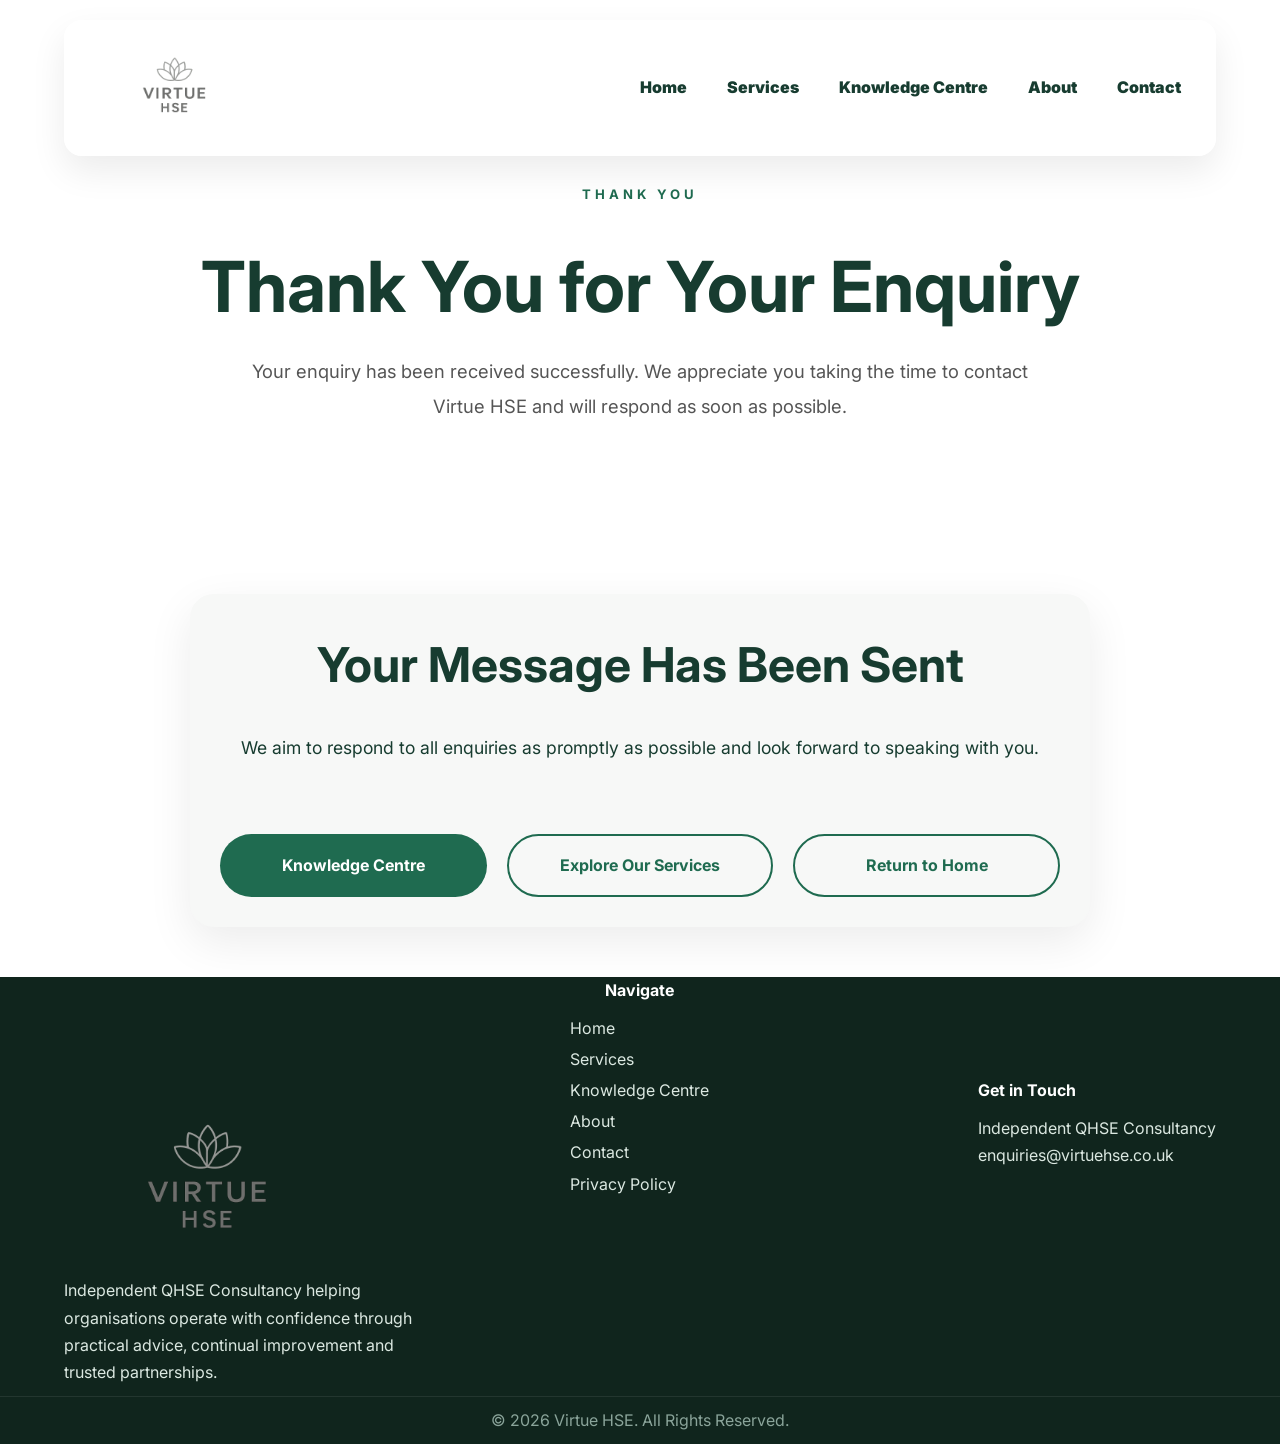
<file: thank-you.html>
<!DOCTYPE html>
<html lang="en">
<head>
    <meta charset="UTF-8">
    <meta name="viewport" content="width=device-width, initial-scale=1.0">
    <title>Virtue HSE | Helping Businesses Operate With Confidence</title>
    <meta name="description"
        content="Independent QHSE consultancy helping Businesses build better management systems, improve compliance and operate with confidence.">
    <link rel="preconnect" href="https://fonts.googleapis.com">
    <link rel="preconnect" href="https://fonts.gstatic.com" crossorigin>
    <link href="https://fonts.googleapis.com/css2?family=Inter:wght@300;400;500;600;700;800&display=swap"
        rel="stylesheet">
    <link rel="stylesheet" href="style.css">
</head>
<body>
<header>
    <div class="container nav-container">
     <a href="index.html" class="logo">
    <img src="images/logo.png" alt="Virtue HSE Logo">
</a>
        <nav>
    <ul>
                <li><a href="index.html">Home</a></li>
                <li><a href="services.html">Services</a></li>
                <li><a href="knowledge.html">Knowledge Centre</a></li>
                <li><a href="about.html">About</a></li>
                <li><a href="contact.html">Contact</a></li>
    </ul>
</nav>
    </div>
</header>
<main>
    <!--====================================================
    HERO
    =====================================================-->
    <section class="contact-hero">
        <div class="container">
            <div class="hero-content">
                <p class="page-tag">
                    THANK YOU
                </p>
                <h1>
                    Thank You for Your Enquiry
                </h1>
                <p class="hero-lead">
                    Your enquiry has been received successfully. We appreciate you taking
                    the time to contact Virtue HSE and will respond as soon as possible.
                </p>
            </div>
        </div>
    </section>
    <!--====================================================
    THANK YOU
    =====================================================-->
    <section class="contact-form-section">
        <div class="container">
            <div class="contact-form">
                <div class="chapter-header">
                    <h2>
                        Your Message Has Been Sent
                    </h2>
                    <p class="chapter-intro">
                        We aim to respond to all enquiries as promptly as possible
                        and look forward to speaking with you.
                    </p>
                </div>
                                    <div class="thank-you-buttons">
                        <a href="knowledge.html" class="btn btn-primary">
                            Knowledge Centre
                        </a>
                        <a href="services.html" class="btn btn-outline">
                            Explore Our Services
                        </a>
                        <a href="index.html" class="btn btn-outline">
                            Return to Home
                        </a>
                    </div>
                </div>
            </div>
        </div>
    </section>
</main>
<footer>
    <div class="container footer-grid">
        <div>
            <img src="images/logo.png"
                 alt="Virtue HSE Logo"
                 class="footer-logo">
            <p>
                Independent QHSE Consultancy helping organisations operate
                with confidence through practical advice, continual
                improvement and trusted partnerships.
            </p>
        </div>
        <div>
            <h4>Navigate</h4>
            <ul>
                <li><a href="index.html">Home</a></li>
                <li><a href="services.html">Services</a></li>
                <li><a href="knowledge.html">Knowledge Centre</a></li>
                <li><a href="about.html">About</a></li>
                <li><a href="contact.html">Contact</a></li>
                <li><a href="privacy-policy.html">Privacy Policy</a></li>
            </ul>
        </div>
        <div>
            <h4>Get in Touch</h4>
            <p>
                Independent QHSE Consultancy
            </p>
            <p>
                enquiries@virtuehse.co.uk
            </p>
        </div>
    </div>
    <div class="footer-bottom">
        <p>
            © 2026 Virtue HSE. All Rights Reserved.
        </p>
    </div>
</footer>
</body>
</html>
</file>
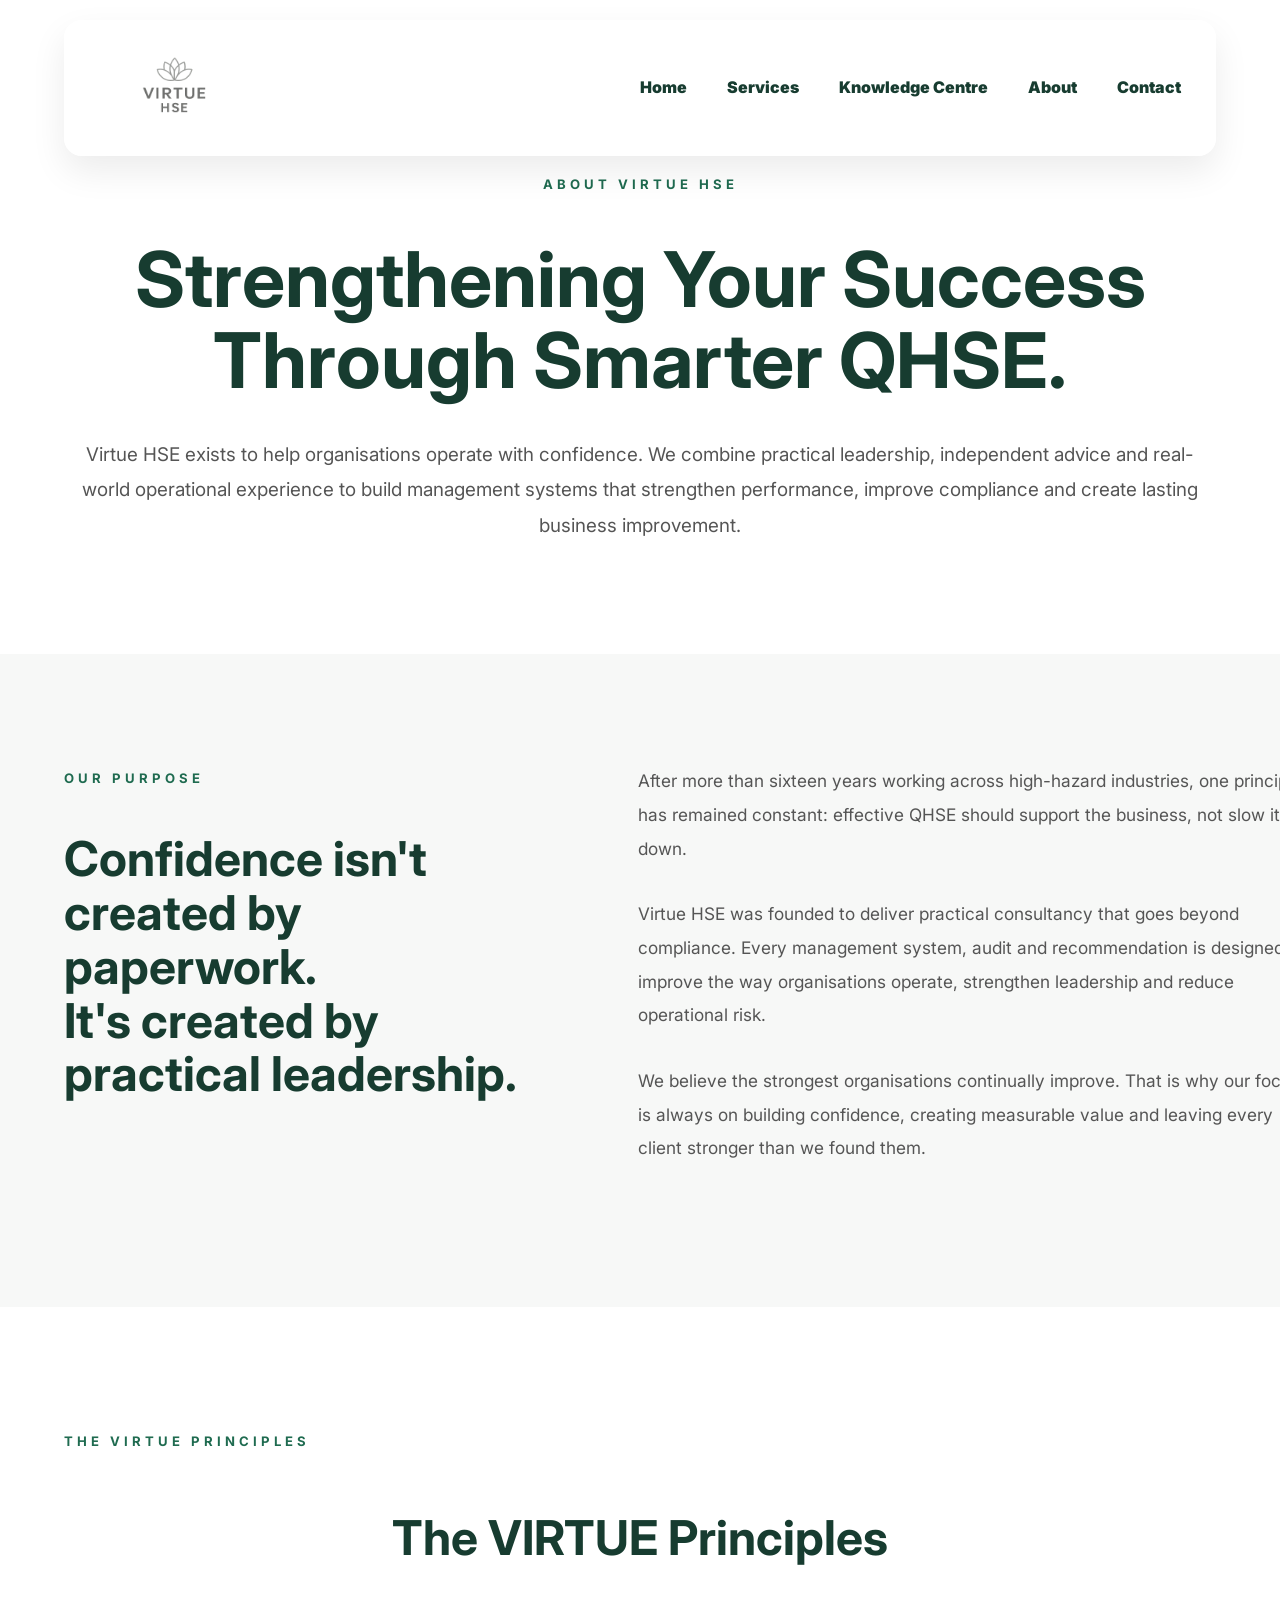
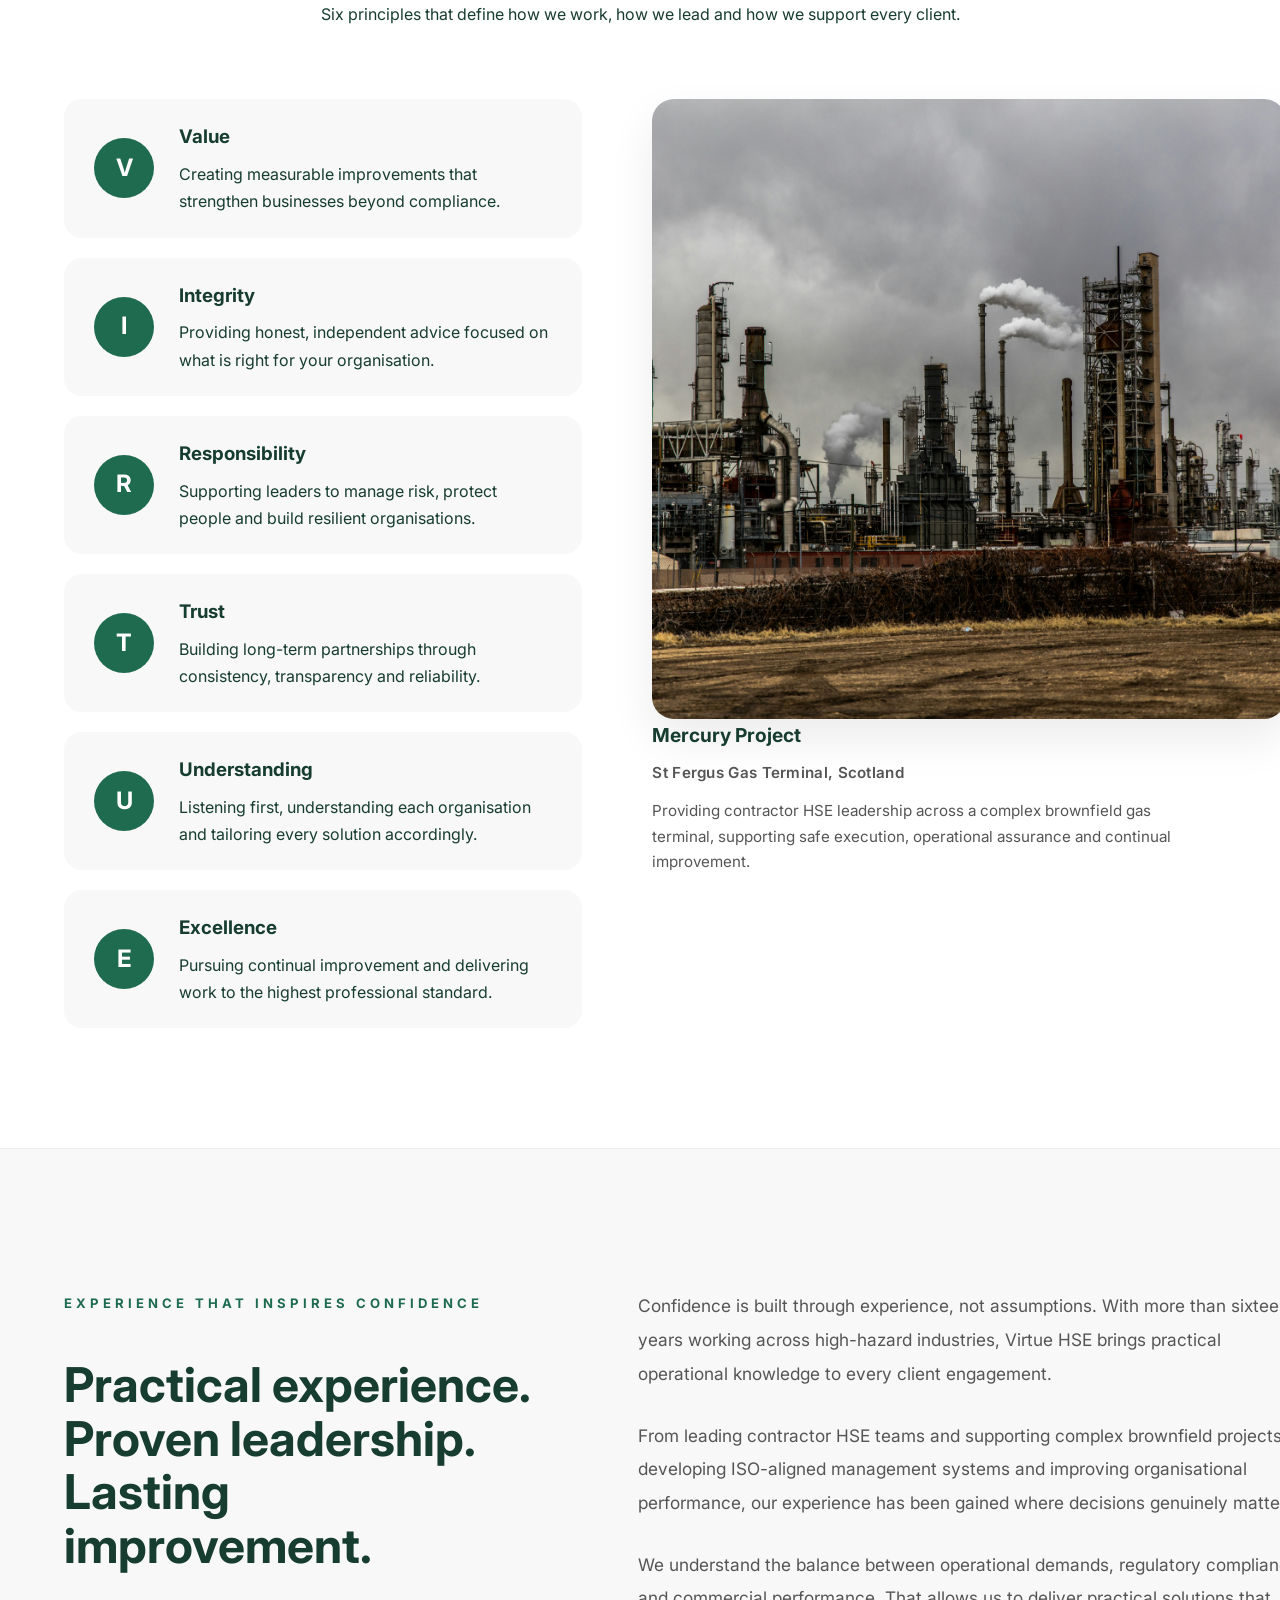
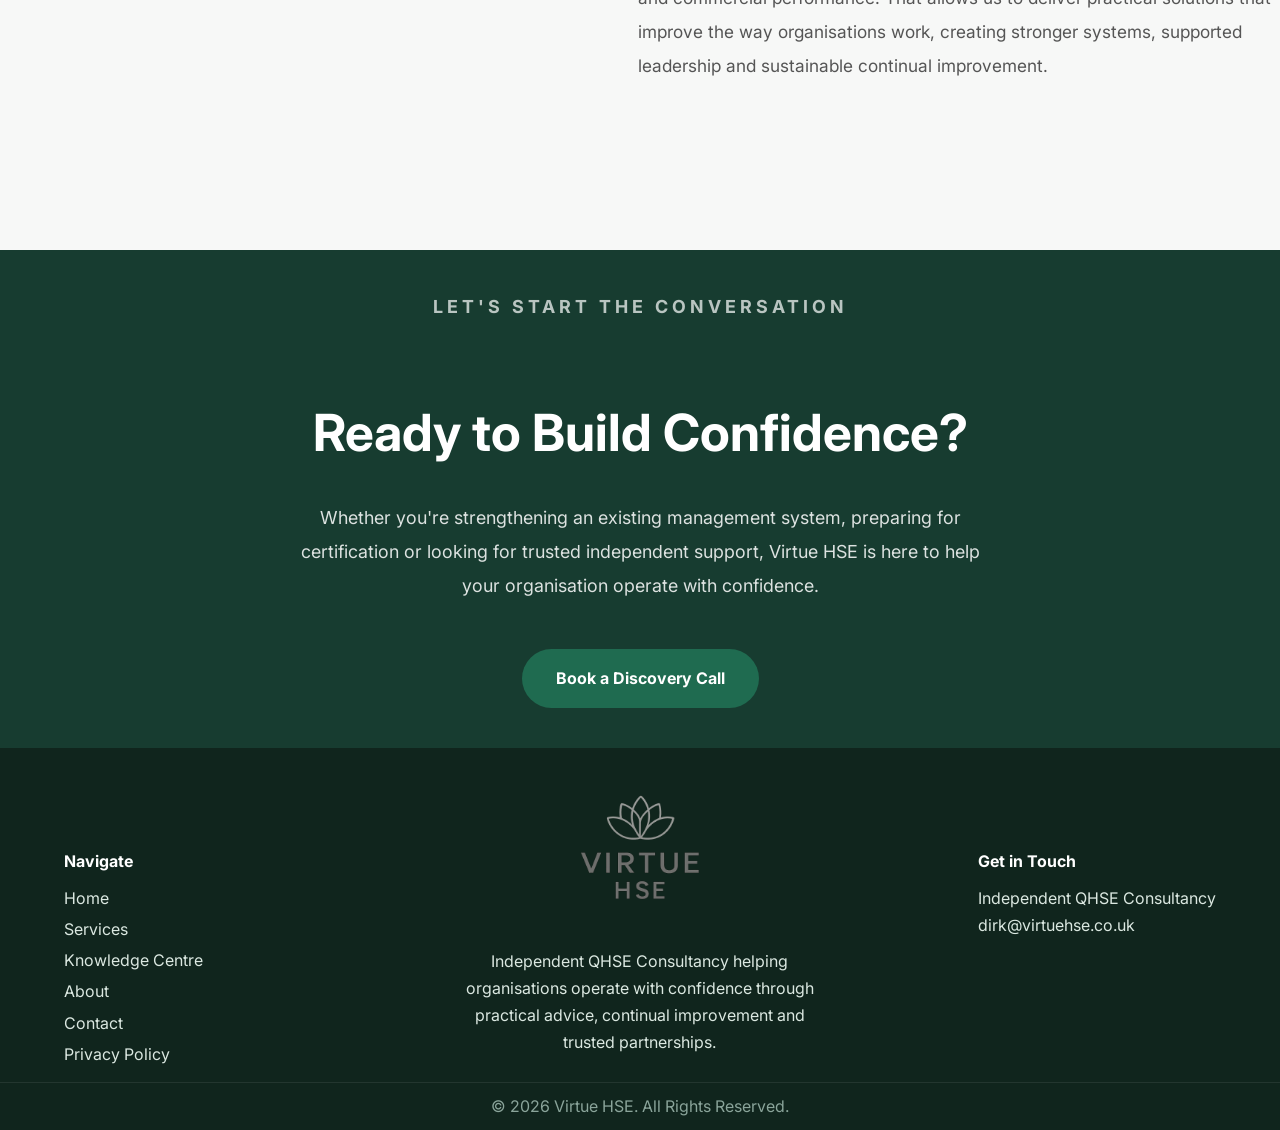
<file: downloads/about.html>
<!DOCTYPE html>
<html lang="en">
<head>
    <meta charset="UTF-8">
    <meta name="viewport" content="width=device-width, initial-scale=1.0">
    <title>Virtue HSE | Helping Businesses Operate With Confidence</title>
    <meta name="description"
        content="Independent QHSE consultancy helping Businesses build better management systems, improve compliance and operate with confidence.">
    <link rel="preconnect" href="https://fonts.googleapis.com">
    <link rel="preconnect" href="https://fonts.gstatic.com" crossorigin>
    <link href="https://fonts.googleapis.com/css2?family=Inter:wght@300;400;500;600;700;800&display=swap"
        rel="stylesheet">
    <link rel="stylesheet" href="style.css">
</head>
<body>
<header>
    <div class="container nav-container">
        <a href="#" class="logo">
            <img src="images/logo.png" alt="Virtue HSE Logo">
        </a>
        <nav>
            <ul>
            <li><a href="index.html">Home</a></li>
            <li><a href="services.html">Services</a></li>
            <li><a href="knowledge.html">Knowledge Centre</a></li>
            <li><a href="about.html">About</a></li>
            <li><a href="contact.html">Contact</a></li>
            </ul>
        </nav>
    </div>
</header>
<main>
<section class="about-hero">
    <div class="container">
        <p class="page-tag">ABOUT VIRTUE HSE</p>
        <h1>
            Strengthening Your Success Through Smarter QHSE.
        </h1>
        <p class="hero-lead">
            Virtue HSE exists to help organisations operate with confidence. We combine practical leadership, independent advice and real-world operational experience to build management systems that strengthen performance, improve compliance and create lasting business improvement.
        </p>
    </div>
</section>
<section class="purpose">
    <div class="container purpose-grid">
        <div class="purpose-left">
            <p class="page-tag">OUR PURPOSE</p>
            <h2>
                Confidence isn't created by paperwork.<br>
                It's created by practical leadership.
            </h2>
        </div>
        <div class="purpose-right">
            <p>
                After more than sixteen years working across high-hazard industries, one principle has remained constant: effective QHSE should support the business, not slow it down.
            </p>
            <p>
                Virtue HSE was founded to deliver practical consultancy that goes beyond compliance. Every management system, audit and recommendation is designed to improve the way organisations operate, strengthen leadership and reduce operational risk.
            </p>
            <p>
                We believe the strongest organisations continually improve. That is why our focus is always on building confidence, creating measurable value and leaving every client stronger than we found them.
            </p>
        </div>
    </div>
</section>
</main>
<section class="virtue-principles">
    <div class="container">
        <p class="page-tag">
            THE VIRTUE PRINCIPLES
        </p>
       <h2>
The VIRTUE Principles
</h2>
<p class="values-intro">
Six principles that define how we work, how we lead and how we support every client.
</p>
        <div class="principles-layout">
            <div class="principles-list">
                <div class="principle">
                    <div class="principle-letter">V</div>
                    <div class="principle-text">
                        <h3>Value</h3>
                        <p>Creating measurable improvements that strengthen businesses beyond compliance.</p>
                    </div>
                </div>
                <div class="principle">
                    <div class="principle-letter">I</div>
                    <div class="principle-text">
                        <h3>Integrity</h3>
                        <p>Providing honest, independent advice focused on what is right for your organisation.</p>
                    </div>
                </div>
                <div class="principle">
                    <div class="principle-letter">R</div>
                    <div class="principle-text">
                        <h3>Responsibility</h3>
                        <p>Supporting leaders to manage risk, protect people and build resilient organisations.</p>
                    </div>
                </div>
                <div class="principle">
                    <div class="principle-letter">T</div>
                    <div class="principle-text">
                        <h3>Trust</h3>
                        <p>Building long-term partnerships through consistency, transparency and reliability.</p>
                    </div>
                </div>
                <div class="principle">
                    <div class="principle-letter">U</div>
                    <div class="principle-text">
                        <h3>Understanding</h3>
                        <p>Listening first, understanding each organisation and tailoring every solution accordingly.</p>
                    </div>
                </div>
                <div class="principle">
                    <div class="principle-letter">E</div>
                    <div class="principle-text">
                        <h3>Excellence</h3>
                        <p>Pursuing continual improvement and delivering work to the highest professional standard.</p>
                    </div>
                </div>
            </div>
            <div class="principles-image">
    <img src="images/mercury.jpg" alt="Mercury Project – St Fergus Gas Terminal">
    <div class="image-caption">
       <h4>Mercury Project</h4>
<p class="project-location">
St Fergus Gas Terminal, Scotland
</p>
<p>
Providing contractor HSE leadership across a complex brownfield gas terminal, supporting safe execution, operational assurance and continual improvement.
</p>
</section>
<section class="experience">
    <div class="container experience-grid">
        <div class="experience-left">
            <p class="page-tag">
                EXPERIENCE THAT INSPIRES CONFIDENCE
            </p>
            <h2>
                Practical experience.<br>
                Proven leadership.<br>
                Lasting improvement.
            </h2>
        </div>
        <div class="experience-right">
            <p>
                Confidence is built through experience, not assumptions. With more than sixteen years working across high-hazard industries, Virtue HSE brings practical operational knowledge to every client engagement.
            </p>
            <p>
                From leading contractor HSE teams and supporting complex brownfield projects to developing ISO-aligned management systems and improving organisational performance, our experience has been gained where decisions genuinely matter.
            </p>
            <p>
                We understand the balance between operational demands, regulatory compliance and commercial performance. That allows us to deliver practical solutions that improve the way organisations work, creating stronger systems, supported leadership and sustainable continual improvement.
            </p>
        </div>
    </div>
</section>
<section class="about-cta">
    <div class="container">
        <p class="page-tag">
            LET'S START THE CONVERSATION
        </p>
        <h2>
            Ready to Build Confidence?
        </h2>
        <p>
            Whether you're strengthening an existing management system, preparing for certification or looking for trusted independent support, Virtue HSE is here to help your organisation operate with confidence.
        </p>
        <a href="contact.html" class="btn btn-primary">
            Book a Discovery Call
        </a>
    </div>
</section>
<footer>
    <div class="container footer-grid">
        <!-- Navigation -->
        <div>
            <h4>Navigate</h4>
            <ul>
                <li><a href="index.html">Home</a></li>
                <li><a href="services.html">Services</a></li>
                <li><a href="knowledge.html">Knowledge Centre</a></li>
                <li><a href="about.html">About</a></li>
                <li><a href="contact.html">Contact</a></li>
                <li><a href="privacy-policy.html">Privacy Policy</a></li>
            </ul>
        </div>
        <!-- Logo -->
        <div>
            <img src="images/logo.png"
                 alt="Virtue HSE Logo"
                 class="footer-logo">
            <p>
                Independent QHSE Consultancy helping organisations operate
                with confidence through practical advice, continual
                improvement and trusted partnerships.
            </p>
        </div>
        <!-- Contact -->
        <div>
            <h4>Get in Touch</h4>
            <p>Independent QHSE Consultancy</p>
            <p>dirk@virtuehse.co.uk</p>
        </div>
    </div>
    <div class="footer-bottom">
        <p>
            © 2026 Virtue HSE. All Rights Reserved.
        </p>
    </div>
</footer>
</body>
</html>
</file>
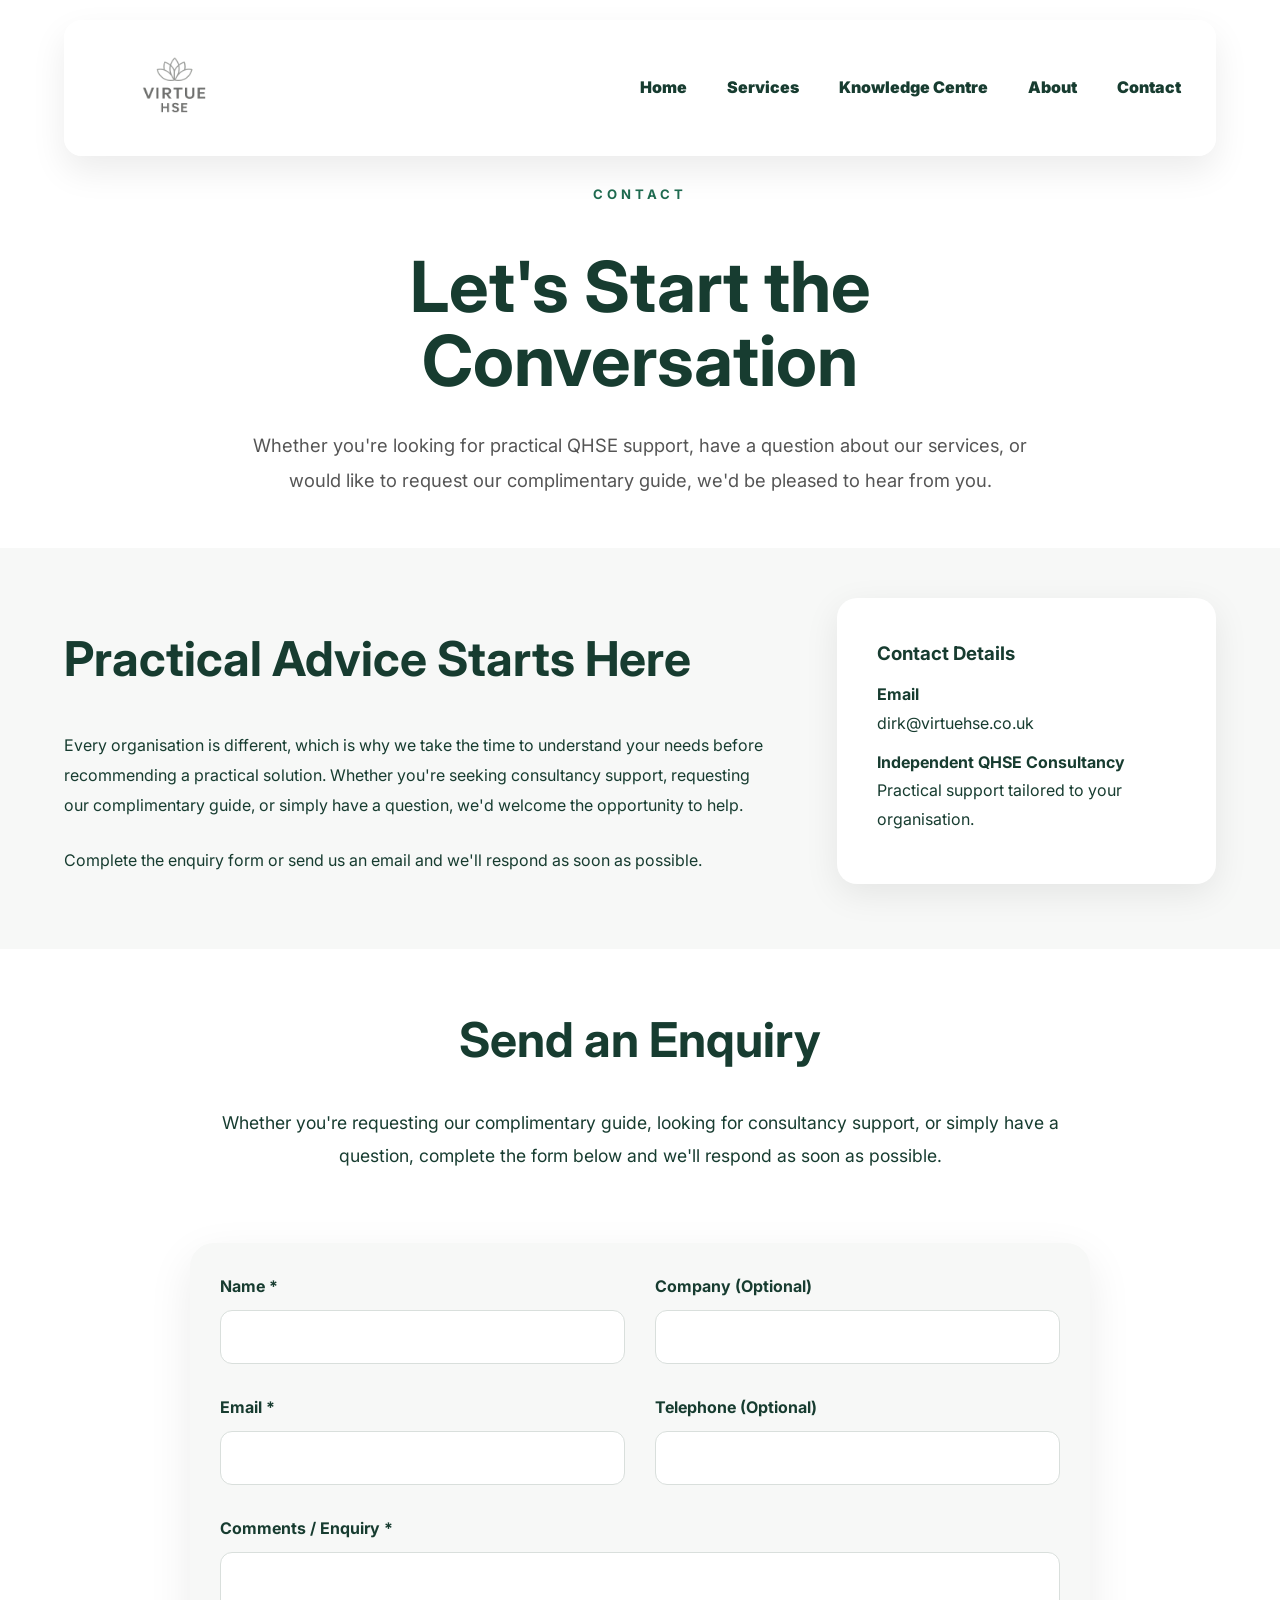
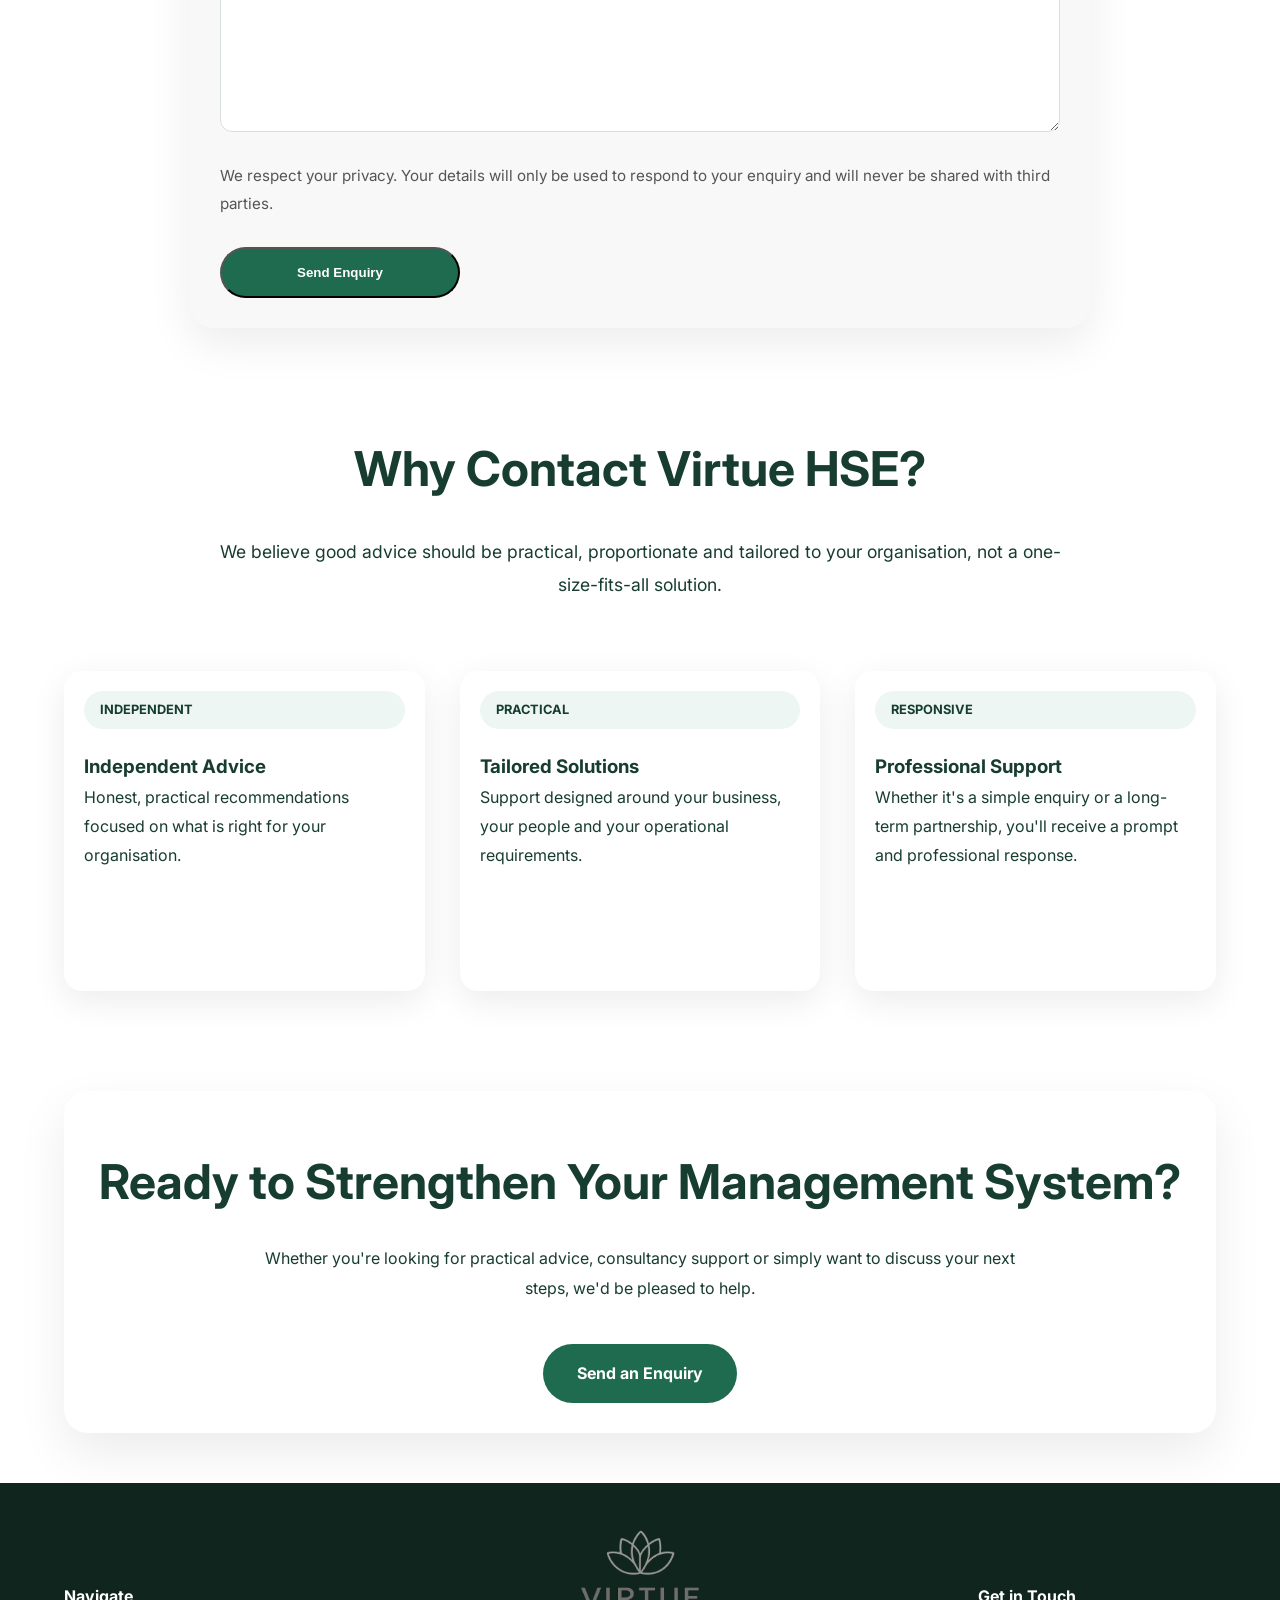
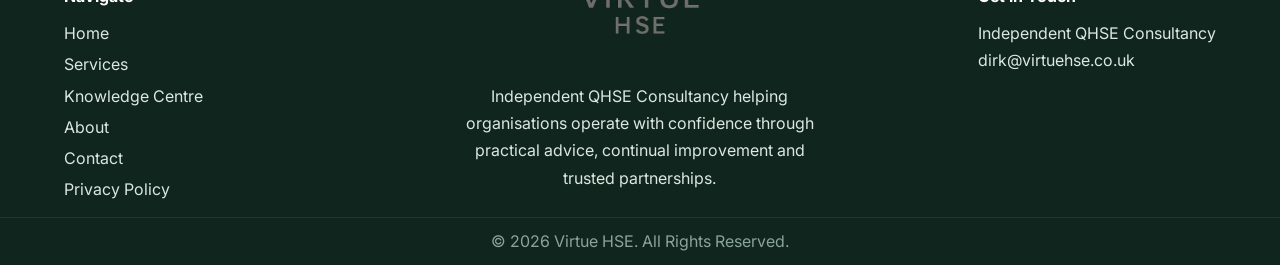
<file: downloads/contact.html>
<!DOCTYPE html>
<html lang="en">
<head>
    <meta charset="UTF-8">
    <meta name="viewport" content="width=device-width, initial-scale=1.0">
    <title>Virtue HSE | Helping Businesses Operate With Confidence</title>
    <meta name="description"
        content="Independent QHSE consultancy helping Businesses build better management systems, improve compliance and operate with confidence.">
    <link rel="preconnect" href="https://fonts.googleapis.com">
    <link rel="preconnect" href="https://fonts.gstatic.com" crossorigin>
    <link href="https://fonts.googleapis.com/css2?family=Inter:wght@300;400;500;600;700;800&display=swap"
        rel="stylesheet">
    <link rel="stylesheet" href="style.css">
</head>
<body>
<header>
    <div class="container nav-container">
     <a href="index.html" class="logo">
    <img src="images/logo.png" alt="Virtue HSE Logo">
</a>
        <nav>
    <ul>
        <li><a href="index.html">Home</a></li>
        <li><a href="services.html">Services</a></li>
        <li><a href="knowledge.html">Knowledge Centre</a></li>
        <li><a href="about.html">About</a></li>
        <li><a href="contact.html">Contact</a></li>
    </ul>
</nav>
    </div>
</header>
<main>
<main>
    <!--====================================================
    HERO
    =====================================================-->
    <section class="contact-hero">
        <div class="container">
            <div class="hero-content">
                <p class="page-tag">
                    CONTACT
                </p>
                <h1>
                    Let's Start the Conversation
                </h1>
                <p class="hero-lead">
                    Whether you're looking for practical QHSE support, have a question
                    about our services, or would like to request our complimentary guide,
                    we'd be pleased to hear from you.
                </p>
            </div>
        </div>
    </section>
    <!--====================================================
    CHAPTER ONE
    =====================================================-->
    <section class="contact-intro">
        <div class="container">
            <div class="contact-grid">
                <div class="contact-text">
                  <h2>
                        Practical Advice Starts Here
                    </h2>
                    <p>
                        Every organisation is different, which is why we take the time
                        to understand your needs before recommending a practical solution.
                        Whether you're seeking consultancy support, requesting our
                        complimentary guide, or simply have a question, we'd welcome
                        the opportunity to help.
                    </p>
                    <p>
                        Complete the enquiry form or send us an email and we'll respond
                        as soon as possible.
                    </p>
                </div>
                <div class="contact-card">
                    <h3>
                        Contact Details
                    </h3>
                    <p>
                        <strong>Email</strong><br>
                        dirk@virtuehse.co.uk
                    </p>
                    <p>
                        <strong>Independent QHSE Consultancy</strong><br>
                        Practical support tailored to your organisation.
                    </p>
                </div>
            </div>
        </div>
    </section>
        <!--====================================================
    CHAPTER TWO
    =====================================================-->
    <section class="contact-form-section" id="contact-form">
        <div class="container">
            <div class="chapter-header">
                <h2>Send an Enquiry</h2>
                <p class="chapter-intro">
                    Whether you're requesting our complimentary guide, looking for consultancy support,
                    or simply have a question, complete the form below and we'll respond as soon as possible.
                </p>
            </div>
            <form
    class="contact-form"
    action="https://formbold.com/s/obYEa"
    method="POST">
                <div class="form-grid">
                    <div class="form-group">
                        <label for="name">Name *</label>
                        <input
                            type="text"
                            id="name"
                            name="name"
                            required>
                    </div>
                    <div class="form-group">
                        <label for="company">Company (Optional)</label>
                        <input
                            type="text"
                            id="company"
                            name="company"
                            >
                    </div>
                    <div class="form-group">
                        <label for="email">Email *</label>
                        <input
                            type="email"
                            id="email"
                            name="email"
                            required>
                    </div>
                    <div class="form-group">
                        <label for="telephone">Telephone (Optional)</label>
                        <input
                            type="tel"
                            id="telephone"
                            name="telephone">
                    </div>
                </div>
                <div class="form-group">
                    <label for="message">Comments / Enquiry *</label>
                    <textarea
                        id="message"
                        name="message"
                        rows="7"
                        required></textarea>
                </div>
                <p class="privacy-note">
                    We respect your privacy. Your details will only be used to respond
                    to your enquiry and will never be shared with third parties.
                </p>
                <button type="submit" class="btn btn-primary">
                    Send Enquiry
                </button>
            </form>
        </div>
    </section>
        <!--====================================================
    CHAPTER THREE
    =====================================================-->
    <section class="contact-benefits">
        <div class="container">
            <div class="chapter-header">
                <h2>Why Contact Virtue HSE?</h2>
                <p class="chapter-intro">
                    We believe good advice should be practical, proportionate and tailored
                    to your organisation, not a one-size-fits-all solution.
                </p>
            </div>
            <div class="resources-grid">
                <article class="resource-card">
                    <span class="resource-type">
                        INDEPENDENT
                    </span>
                    <h3>Independent Advice</h3>
                    <p>
                        Honest, practical recommendations focused on what is right for
                        your organisation.
                    </p>
                </article>
                <article class="resource-card">
                    <span class="resource-type">
                        PRACTICAL
                    </span>
                    <h3>Tailored Solutions</h3>
                    <p>
                        Support designed around your business, your people and your
                        operational requirements.
                    </p>
                </article>
                <article class="resource-card">
                    <span class="resource-type">
                        RESPONSIVE
                    </span>
                    <h3>Professional Support</h3>
                    <p>
                        Whether it's a simple enquiry or a long-term partnership,
                        you'll receive a prompt and professional response.
                    </p>
                </article>
            </div>
        </div>
    </section>
    <!--====================================================
    CTA
    =====================================================-->
    <section class="services-cta">
        <div class="container">
            <div class="cta-card">
                <h2>
                    Ready to Strengthen Your Management System?
                </h2>
                <p>
                    Whether you're looking for practical advice, consultancy support or
                    simply want to discuss your next steps, we'd be pleased to help.
                </p>
                <a href="#contact-form" class="btn btn-primary">
                    Send an Enquiry
                </a>
            </div>
        </div>
    </section>
</main>
<footer>
    <div class="container footer-grid">
        <!-- Navigation -->
        <div>
            <h4>Navigate</h4>
            <ul>
                <li><a href="index.html">Home</a></li>
                <li><a href="services.html">Services</a></li>
                <li><a href="knowledge.html">Knowledge Centre</a></li>
                <li><a href="about.html">About</a></li>
                <li><a href="contact.html">Contact</a></li>
                <li><a href="privacy-policy.html">Privacy Policy</a></li>
            </ul>
        </div>
        <!-- Logo -->
        <div>
            <img src="images/logo.png"
                 alt="Virtue HSE Logo"
                 class="footer-logo">
            <p>
                Independent QHSE Consultancy helping organisations operate
                with confidence through practical advice, continual
                improvement and trusted partnerships.
            </p>
        </div>
        <!-- Contact -->
        <div>
            <h4>Get in Touch</h4>
            <p>Independent QHSE Consultancy</p>
            <p>dirk@virtuehse.co.uk</p>
        </div>
    </div>
    <div class="footer-bottom">
        <p>
            © 2026 Virtue HSE. All Rights Reserved.
        </p>
    </div>
</footer>
</body>
</html>
</file>
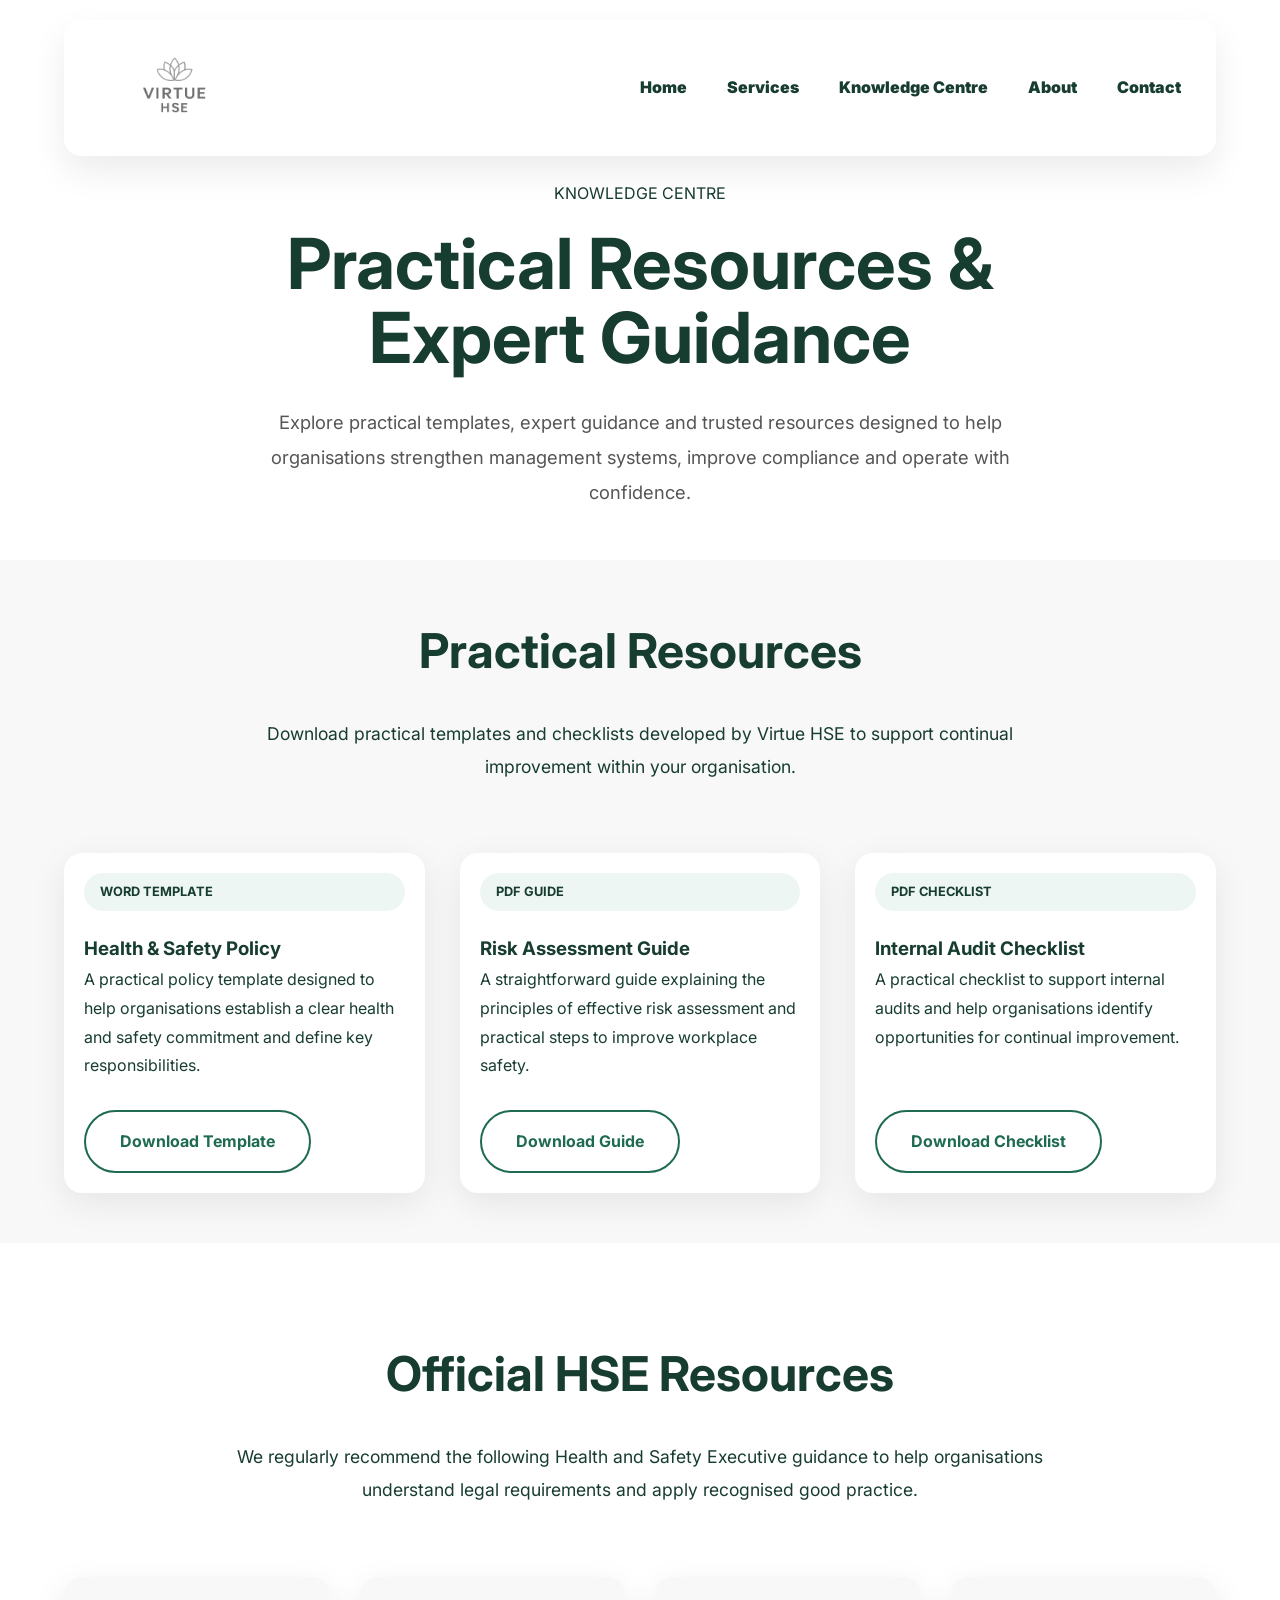
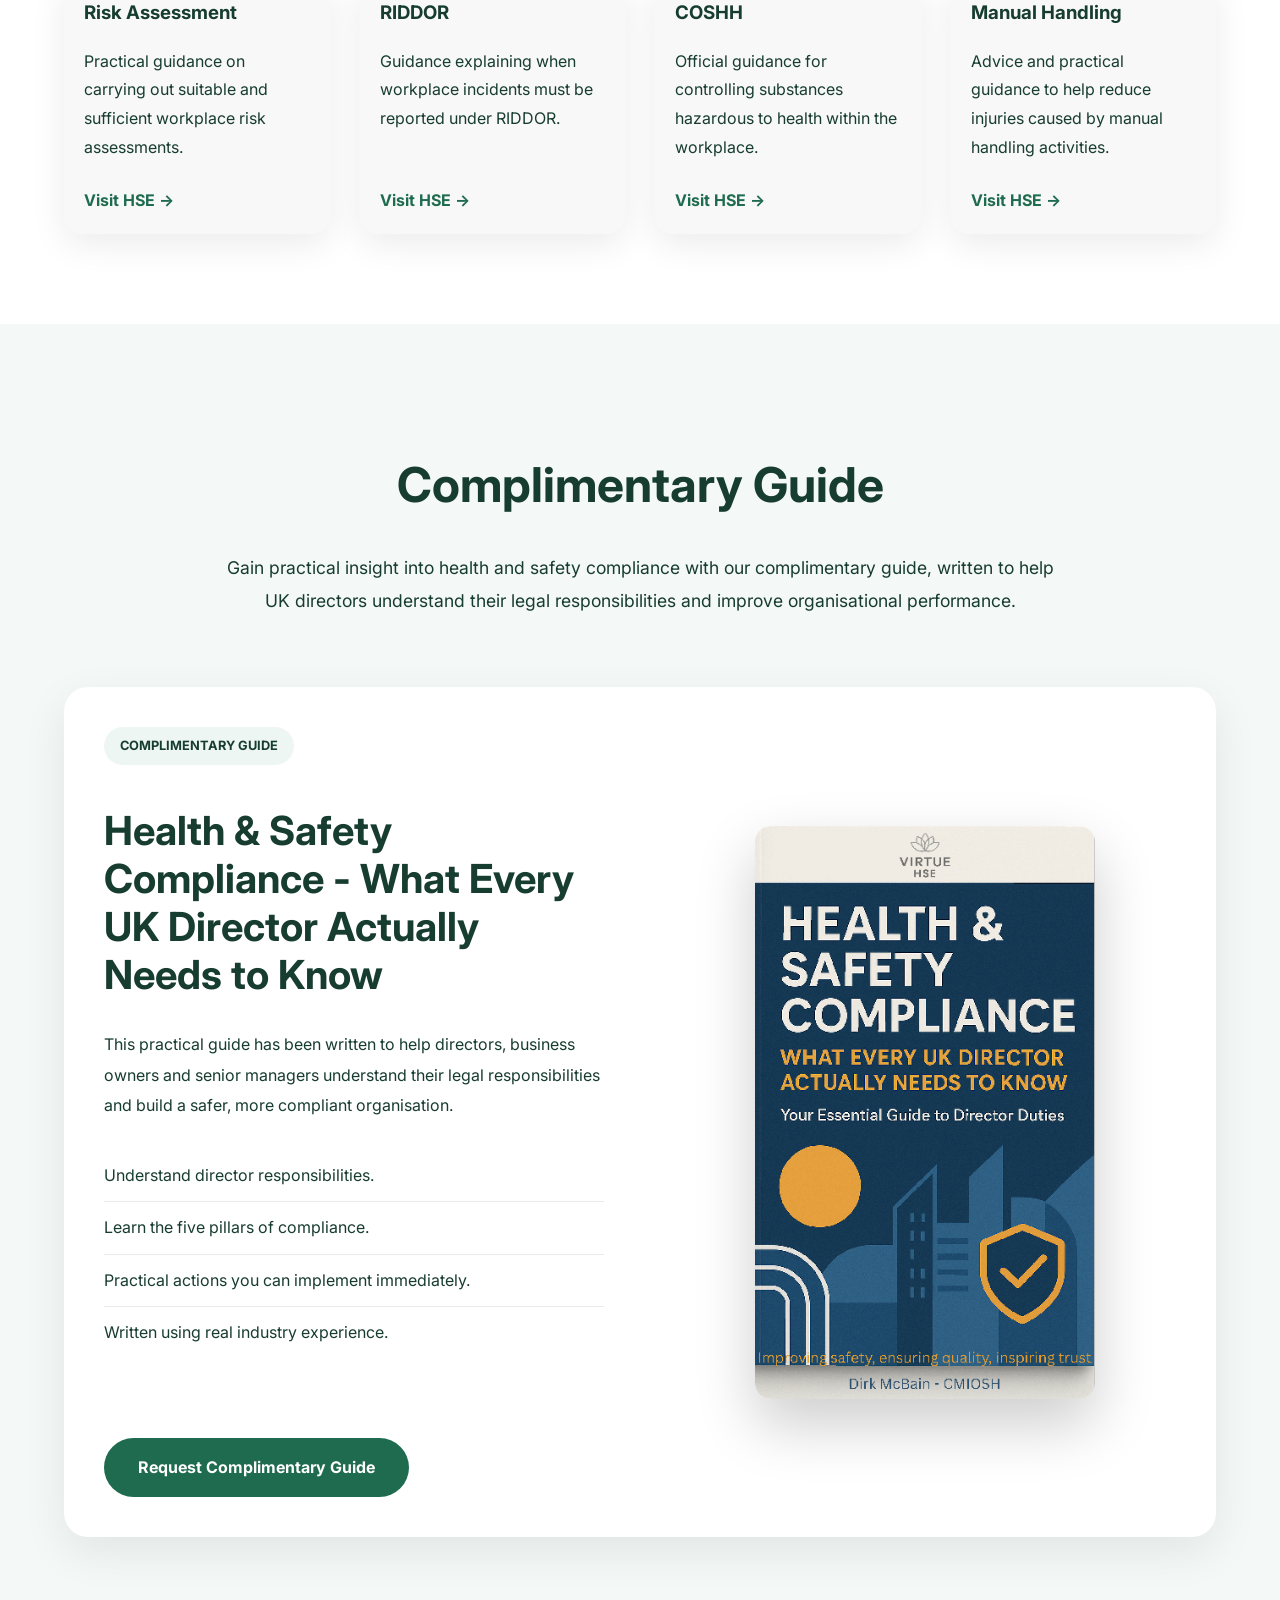
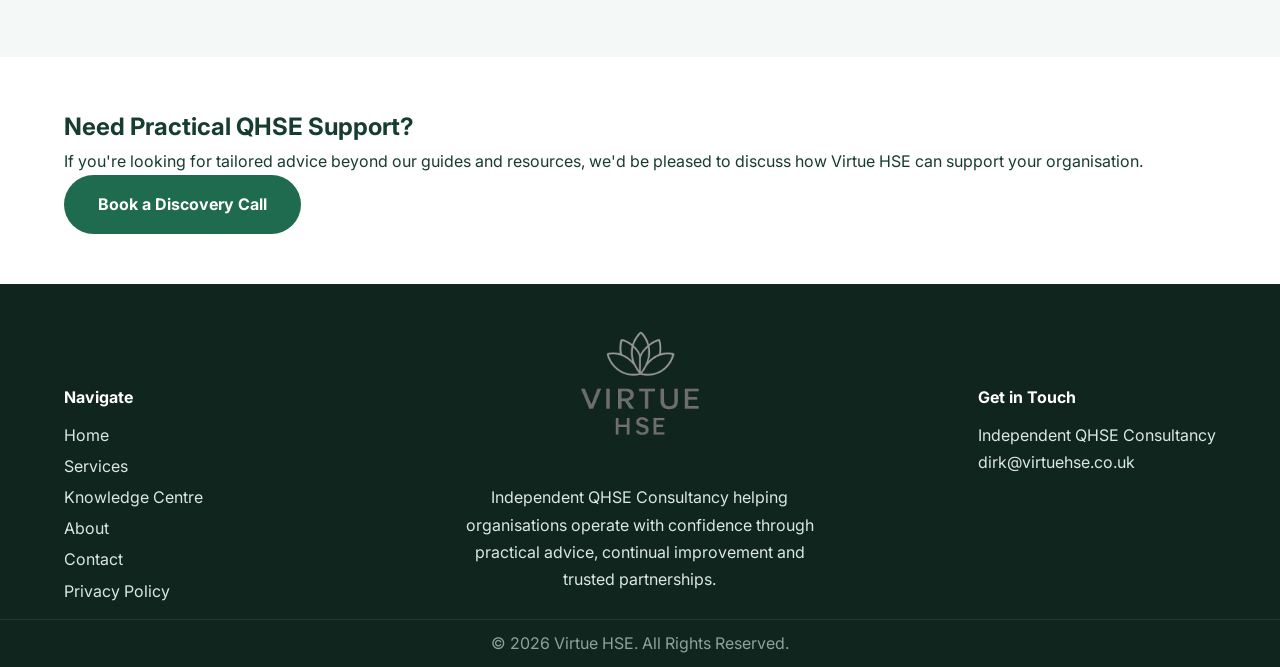
<file: downloads/knowledge.html>
<!DOCTYPE html>
<html lang="en">
<head>
    <meta charset="UTF-8">
    <meta name="viewport" content="width=device-width, initial-scale=1.0">
    <title>Virtue HSE | Helping Businesses Operate With Confidence</title>
    <meta name="description"
        content="Independent QHSE consultancy helping Businesses build better management systems, improve compliance and operate with confidence.">
    <link rel="preconnect" href="https://fonts.googleapis.com">
    <link rel="preconnect" href="https://fonts.gstatic.com" crossorigin>
    <link href="https://fonts.googleapis.com/css2?family=Inter:wght@300;400;500;600;700;800&display=swap"
        rel="stylesheet">
    <link rel="stylesheet" href="style.css">
</head>
<body>
<header>
    <div class="container nav-container">
     <a href="index.html" class="logo">
    <img src="images/logo.png" alt="Virtue HSE Logo">
</a>
        <nav>
    <ul>
        <li><a href="index.html">Home</a></li>
        <li><a href="services.html">Services</a></li>
        <li><a href="knowledge.html">Knowledge Centre</a></li>
        <li><a href="about.html">About</a></li>
        <li><a href="contact.html">Contact</a></li>
    </ul>
</nav>
    </div>
</header>
<main>
    <!--====================================================
    HERO
    =====================================================-->
    <section class="knowledge-hero">
        <div class="container">
            <div class="hero-content">
                <p class="section-label">KNOWLEDGE CENTRE</p>
                <h1>Practical Resources & Expert Guidance</h1>
                <p class="hero-lead">
                    Explore practical templates, expert guidance and trusted resources
                    designed to help organisations strengthen management systems,
                    improve compliance and operate with confidence.
                </p>
            </div>
        </div>
    </section>
    <!--====================================================
    CHAPTER ONE
    =====================================================-->
    <section class="knowledge-section chapter-one">
        <div class="container">
            <div class="chapter-header">
                                <h2>Practical Resources</h2>
                <p class="chapter-intro">
                    Download practical templates and checklists developed by Virtue HSE
                    to support continual improvement within your organisation.
                </p>
            </div>
                        <div class="resources-grid">
                <article class="resource-card">
                    <span class="resource-type">WORD TEMPLATE</span>
                    <h3>Health & Safety Policy</h3>
                    <p>
                        A practical policy template designed to help organisations
                        establish a clear health and safety commitment and define
                        key responsibilities.
                    </p>
                    <a href="downloads/health-and-safety-policy.docx"
                       class="btn btn-outline"
                       download>
                        Download Template
                    </a>
                </article>
                <article class="resource-card">
                    <span class="resource-type">PDF GUIDE</span>
                    <h3>Risk Assessment Guide</h3>
                    <p>
                        A straightforward guide explaining the principles of
                        effective risk assessment and practical steps to improve
                        workplace safety.
                    </p>
                    <a href="downloads/risk-assessment-guide.docx"
                       class="btn btn-outline"
                       download>
                        Download Guide
                    </a>
                </article>
                <article class="resource-card">
                    <span class="resource-type">PDF CHECKLIST</span>
                    <h3>Internal Audit Checklist</h3>
                    <p>
                        A practical checklist to support internal audits and help
                        organisations identify opportunities for continual
                        improvement.
                    </p>
                    <a href="downloads/internal-audit-checklist.docx"
                       class="btn btn-outline"
                       download>
                        Download Checklist
                    </a>
                </article>
            </div>
        </div>
    </section>
         <!--====================================================
    CHAPTER THREE
    =====================================================-->
    <section class="knowledge-section chapter-three">
        <div class="container">
            <div class="chapter-header">
                <h2>Official HSE Resources</h2>
                <p class="chapter-intro">
                    We regularly recommend the following Health and Safety Executive
                    guidance to help organisations understand legal requirements and
                    apply recognised good practice.
                </p>
            </div>
            <div class="hse-grid">
                <article class="hse-card">
                    <h3>Risk Assessment</h3>
                    <p>
                        Practical guidance on carrying out suitable and sufficient
                        workplace risk assessments.
                    </p>
                    <a href="https://www.hse.gov.uk/simple-health-safety/risk/risk-assessment-template-and-examples.htm"
                       target="_blank"
                       rel="noopener">
                        Visit HSE →
                    </a>
                </article>
                <article class="hse-card">
                    <h3>RIDDOR</h3>
                    <p>
                        Guidance explaining when workplace incidents must be
                        reported under RIDDOR.
                    </p>
                    <a href="https://www.hse.gov.uk/riddor/"
                       target="_blank"
                       rel="noopener">
                        Visit HSE →
                    </a>
                </article>
                <article class="hse-card">
                    <h3>COSHH</h3>
                    <p>
                        Official guidance for controlling substances hazardous
                        to health within the workplace.
                    </p>
                    <a href="https://www.hse.gov.uk/coshh/"
                       target="_blank"
                       rel="noopener">
                        Visit HSE →
                    </a>
                </article>
                <article class="hse-card">
                    <h3>Manual Handling</h3>
                    <p>
                        Advice and practical guidance to help reduce injuries
                        caused by manual handling activities.
                    </p>
                    <a href="https://www.hse.gov.uk/msd/manual-handling/"
                       target="_blank"
                       rel="noopener">
                        Visit HSE →
                    </a>
                </article>
            </div>
        </div>
    </section>
    <!--====================================================
    CHAPTER TWO
    =====================================================-->
    <section class="knowledge-section chapter-two">
        <div class="container">
            <div class="chapter-header">
                <h2>Complimentary Guide</h2>
                <p class="chapter-intro">
                    Gain practical insight into health and safety compliance with our
                    complimentary guide, written to help UK directors understand their
                    legal responsibilities and improve organisational performance.
                </p>
            </div>
            <div class="guide-panel">
                <div class="guide-content">
                    <span class="resource-type">COMPLIMENTARY GUIDE</span>
                    <h3>Health &amp; Safety Compliance - What Every UK Director Actually Needs to Know</h3>
                    <p>
                        This practical guide has been written to help directors,
                        business owners and senior managers understand their legal
                        responsibilities and build a safer, more compliant organisation.
                    </p>
                    <ul class="guide-list">
                        <li>Understand director responsibilities.</li>
                        <li>Learn the five pillars of compliance.</li>
                        <li>Practical actions you can implement immediately.</li>
                        <li>Written using real industry experience.</li>
                    </ul>
                 <a href="contact.html#contact-form" class="btn btn-primary">
    Request Complimentary Guide
</a>
                </div>
                <div class="guide-image">
                    <img src="images/directors-guide-cover.png"
                         alt="Health & Safety Compliance Guide">
                </div>
            </div>
        </div>
    </section>
    <!--====================================================
    CTA
    =====================================================-->
    <section class="services-cta">
        <div class="container">
            <div class="cta-panel">
                <h2>Need Practical QHSE Support?</h2>
                <p>
                    If you're looking for tailored advice beyond our guides and
                    resources, we'd be pleased to discuss how Virtue HSE can
                    support your organisation.
                </p>
                <div class="cta-buttons">
                    <a href="contact.html" class="btn btn-primary">
                        Book a Discovery Call
                    </a>
                </div>
            </div>
        </div>
    </section>
</main>
<footer>
    <div class="container footer-grid">
        <!-- Navigation -->
        <div>
            <h4>Navigate</h4>
            <ul>
                <li><a href="index.html">Home</a></li>
                <li><a href="services.html">Services</a></li>
                <li><a href="knowledge.html">Knowledge Centre</a></li>
                <li><a href="about.html">About</a></li>
                <li><a href="contact.html">Contact</a></li>
                <li><a href="privacy-policy.html">Privacy Policy</a></li>
            </ul>
        </div>
        <!-- Logo -->
        <div>
            <img src="images/logo.png"
                 alt="Virtue HSE Logo"
                 class="footer-logo">
            <p>
                Independent QHSE Consultancy helping organisations operate
                with confidence through practical advice, continual
                improvement and trusted partnerships.
            </p>
        </div>
        <!-- Contact -->
        <div>
            <h4>Get in Touch</h4>
            <p>Independent QHSE Consultancy</p>
            <p>dirk@virtuehse.co.uk</p>
        </div>
    </div>
    <div class="footer-bottom">
        <p>
            © 2026 Virtue HSE. All Rights Reserved.
        </p>
    </div>
</footer>
</body>
</html>
</file>
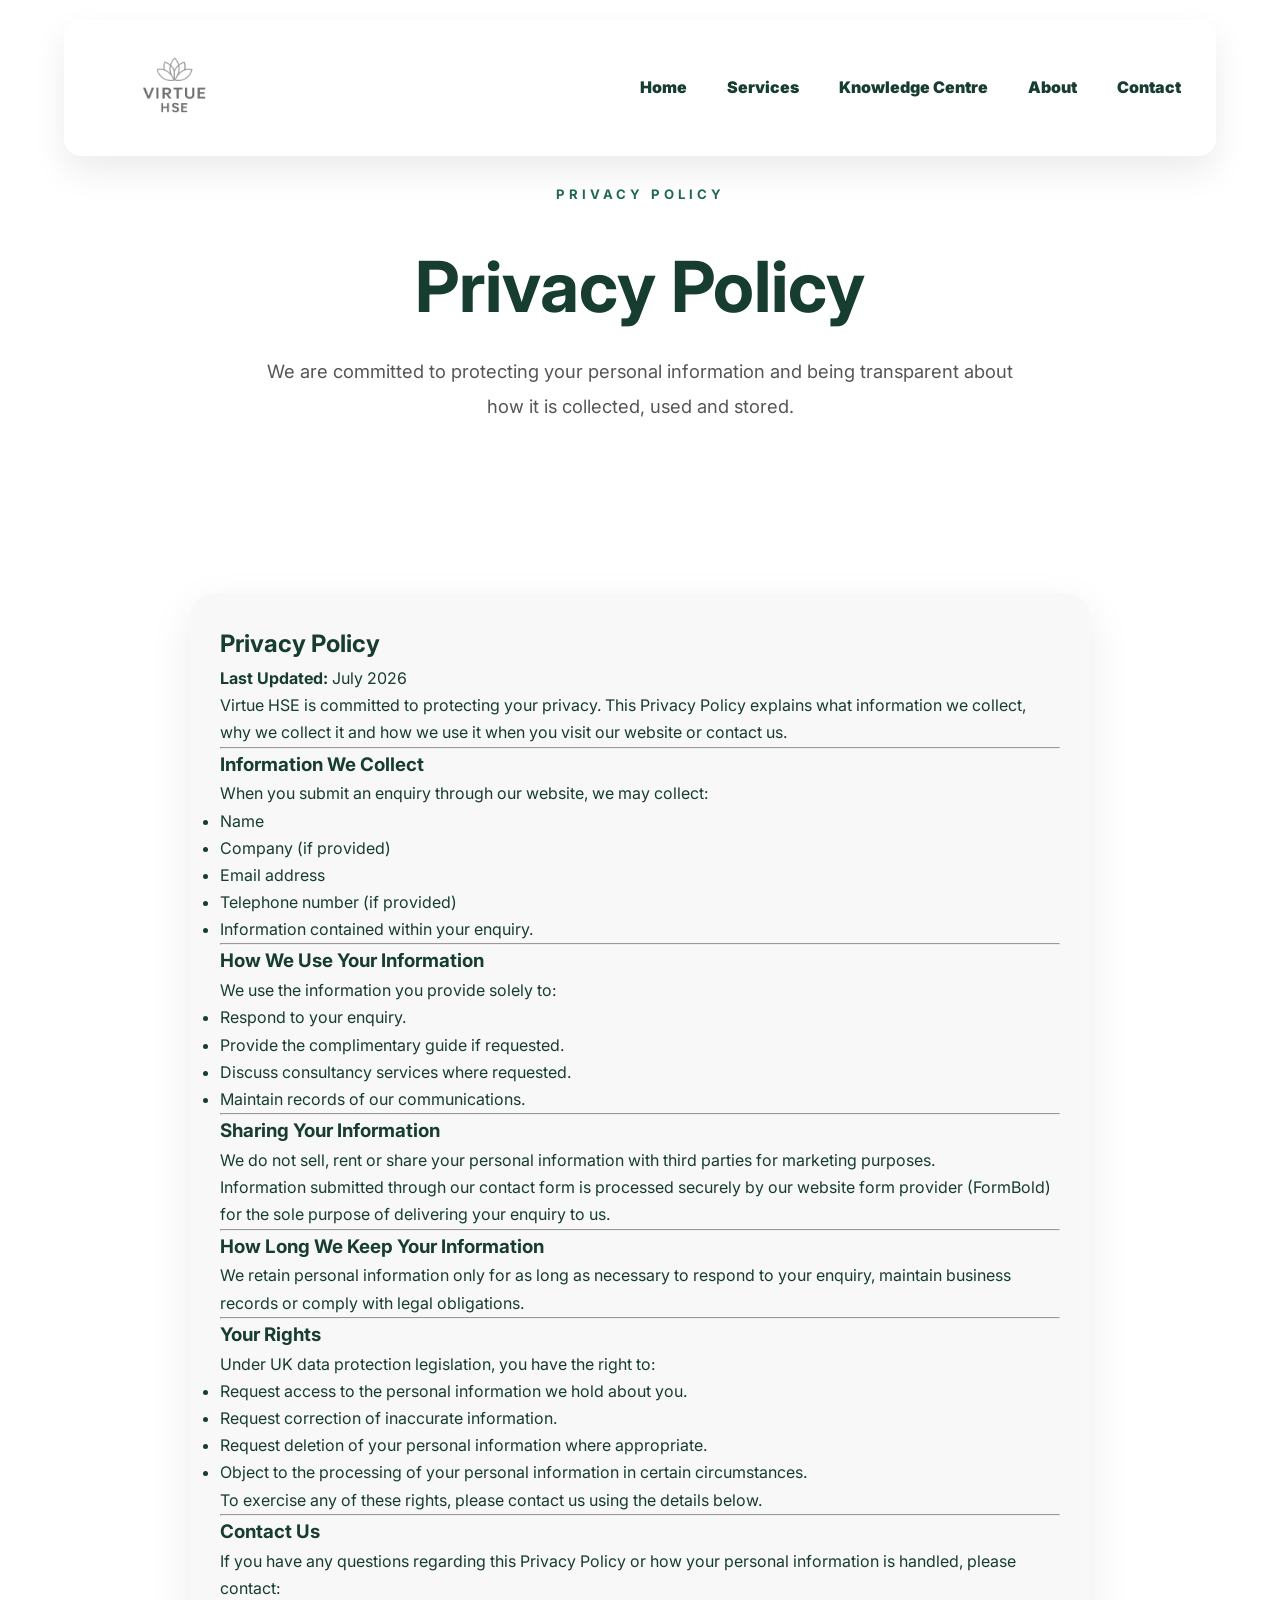
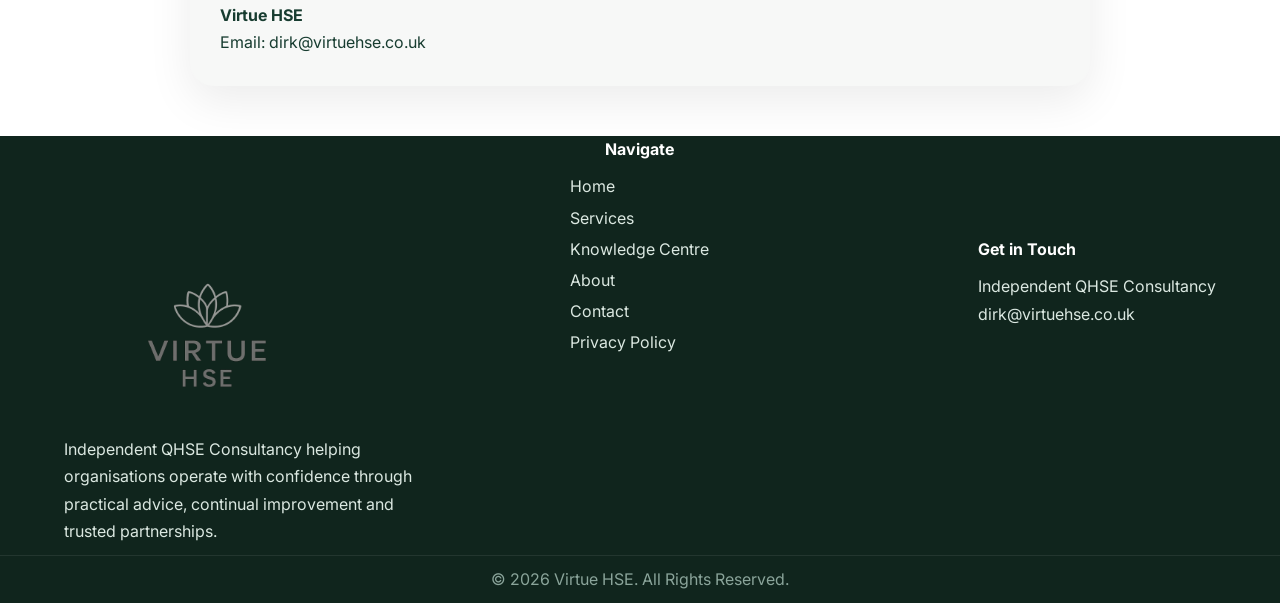
<file: downloads/privacy-policy.html>
<!DOCTYPE html>
<html lang="en">
<head>
    <meta charset="UTF-8">
    <meta name="viewport" content="width=device-width, initial-scale=1.0">
    <title>Virtue HSE | Helping Businesses Operate With Confidence</title>
    <meta name="description"
        content="Independent QHSE consultancy helping Businesses build better management systems, improve compliance and operate with confidence.">
    <link rel="preconnect" href="https://fonts.googleapis.com">
    <link rel="preconnect" href="https://fonts.gstatic.com" crossorigin>
    <link href="https://fonts.googleapis.com/css2?family=Inter:wght@300;400;500;600;700;800&display=swap"
        rel="stylesheet">
    <link rel="stylesheet" href="style.css">
</head>
<body>
<header>
    <div class="container nav-container">
     <a href="index.html" class="logo">
    <img src="images/logo.png" alt="Virtue HSE Logo">
</a>
        <nav>
    <ul>
        <li><a href="index.html">Home</a></li>
        <li><a href="services.html">Services</a></li>
        <li><a href="knowledge.html">Knowledge Centre</a></li>
        <li><a href="about.html">About</a></li>
        <li><a href="contact.html">Contact</a></li>
    </ul>
</nav>
    </div>
</header>
<main>
    <!--====================================================
    HERO
    =====================================================-->
    <section class="contact-hero">
        <div class="container">
            <div class="hero-content">
                <p class="page-tag">
                    PRIVACY POLICY
                </p>
                <h1>
                    Privacy Policy
                </h1>
                <p class="hero-lead">
                    We are committed to protecting your personal information and being transparent
                    about how it is collected, used and stored.
                </p>
            </div>
        </div>
    </section>
    <!--====================================================
    PRIVACY POLICY
    =====================================================-->
    <section class="contact-form-section">
        <div class="container">
            <div class="contact-form">
                <h2>Privacy Policy</h2>
                <p>
                    <strong>Last Updated:</strong> July 2026
                </p>
                <p>
                    Virtue HSE is committed to protecting your privacy. This Privacy Policy
                    explains what information we collect, why we collect it and how we use it
                    when you visit our website or contact us.
                </p>
                <hr>
                <h3>Information We Collect</h3>
                <p>
                    When you submit an enquiry through our website, we may collect:
                </p>
                <ul>
                    <li>Name</li>
                    <li>Company (if provided)</li>
                    <li>Email address</li>
                    <li>Telephone number (if provided)</li>
                    <li>Information contained within your enquiry.</li>
                </ul>
                <hr>
                <h3>How We Use Your Information</h3>
                <p>
                    We use the information you provide solely to:
                </p>
                <ul>
                    <li>Respond to your enquiry.</li>
                    <li>Provide the complimentary guide if requested.</li>
                    <li>Discuss consultancy services where requested.</li>
                    <li>Maintain records of our communications.</li>
                </ul>
                                <hr>
                <h3>Sharing Your Information</h3>
                <p>
                    We do not sell, rent or share your personal information with third
                    parties for marketing purposes.
                </p>
                <p>
                    Information submitted through our contact form is processed securely
                    by our website form provider (FormBold) for the sole purpose of
                    delivering your enquiry to us.
                </p>
                <hr>
                <h3>How Long We Keep Your Information</h3>
                <p>
                    We retain personal information only for as long as necessary to
                    respond to your enquiry, maintain business records or comply with
                    legal obligations.
                </p>
                <hr>
                <h3>Your Rights</h3>
                <p>
                    Under UK data protection legislation, you have the right to:
                </p>
                <ul>
                    <li>Request access to the personal information we hold about you.</li>
                    <li>Request correction of inaccurate information.</li>
                    <li>Request deletion of your personal information where appropriate.</li>
                    <li>Object to the processing of your personal information in certain circumstances.</li>
                </ul>
                <p>
                    To exercise any of these rights, please contact us using the details below.
                </p>
                <hr>
                <h3>Contact Us</h3>
                <p>
                    If you have any questions regarding this Privacy Policy or how your
                    personal information is handled, please contact:
                </p>
                <p>
                    <strong>Virtue HSE</strong><br>
                    Email: dirk@virtuehse.co.uk
                </p>
            </div>
        </div>
    </section>
</main>
<footer>
    <div class="container footer-grid">
        <div>
            <img src="images/logo.png"
                 alt="Virtue HSE Logo"
                 class="footer-logo">
            <p>
                Independent QHSE Consultancy helping organisations operate
                with confidence through practical advice, continual
                improvement and trusted partnerships.
            </p>
        </div>
        <div>
            <h4>Navigate</h4>
            <ul>
            <li><a href="index.html">Home</a></li>
            <li><a href="services.html">Services</a></li>
            <li><a href="knowledge.html">Knowledge Centre</a></li>
            <li><a href="about.html">About</a></li>
            <li><a href="contact.html">Contact</a></li>
            <li><a href="privacy-policy.html">Privacy Policy</a></li>
            </ul>
        </div>
        <div>
            <h4>Get in Touch</h4>
            <p>
                Independent QHSE Consultancy
            </p>
            <p>
                dirk@virtuehse.co.uk
            </p>
        </div>
    </div>
    <div class="footer-bottom">
        <p>
            © 2026 Virtue HSE. All Rights Reserved.
        </p>
    </div>
</footer>
</body>
</html>
</file>
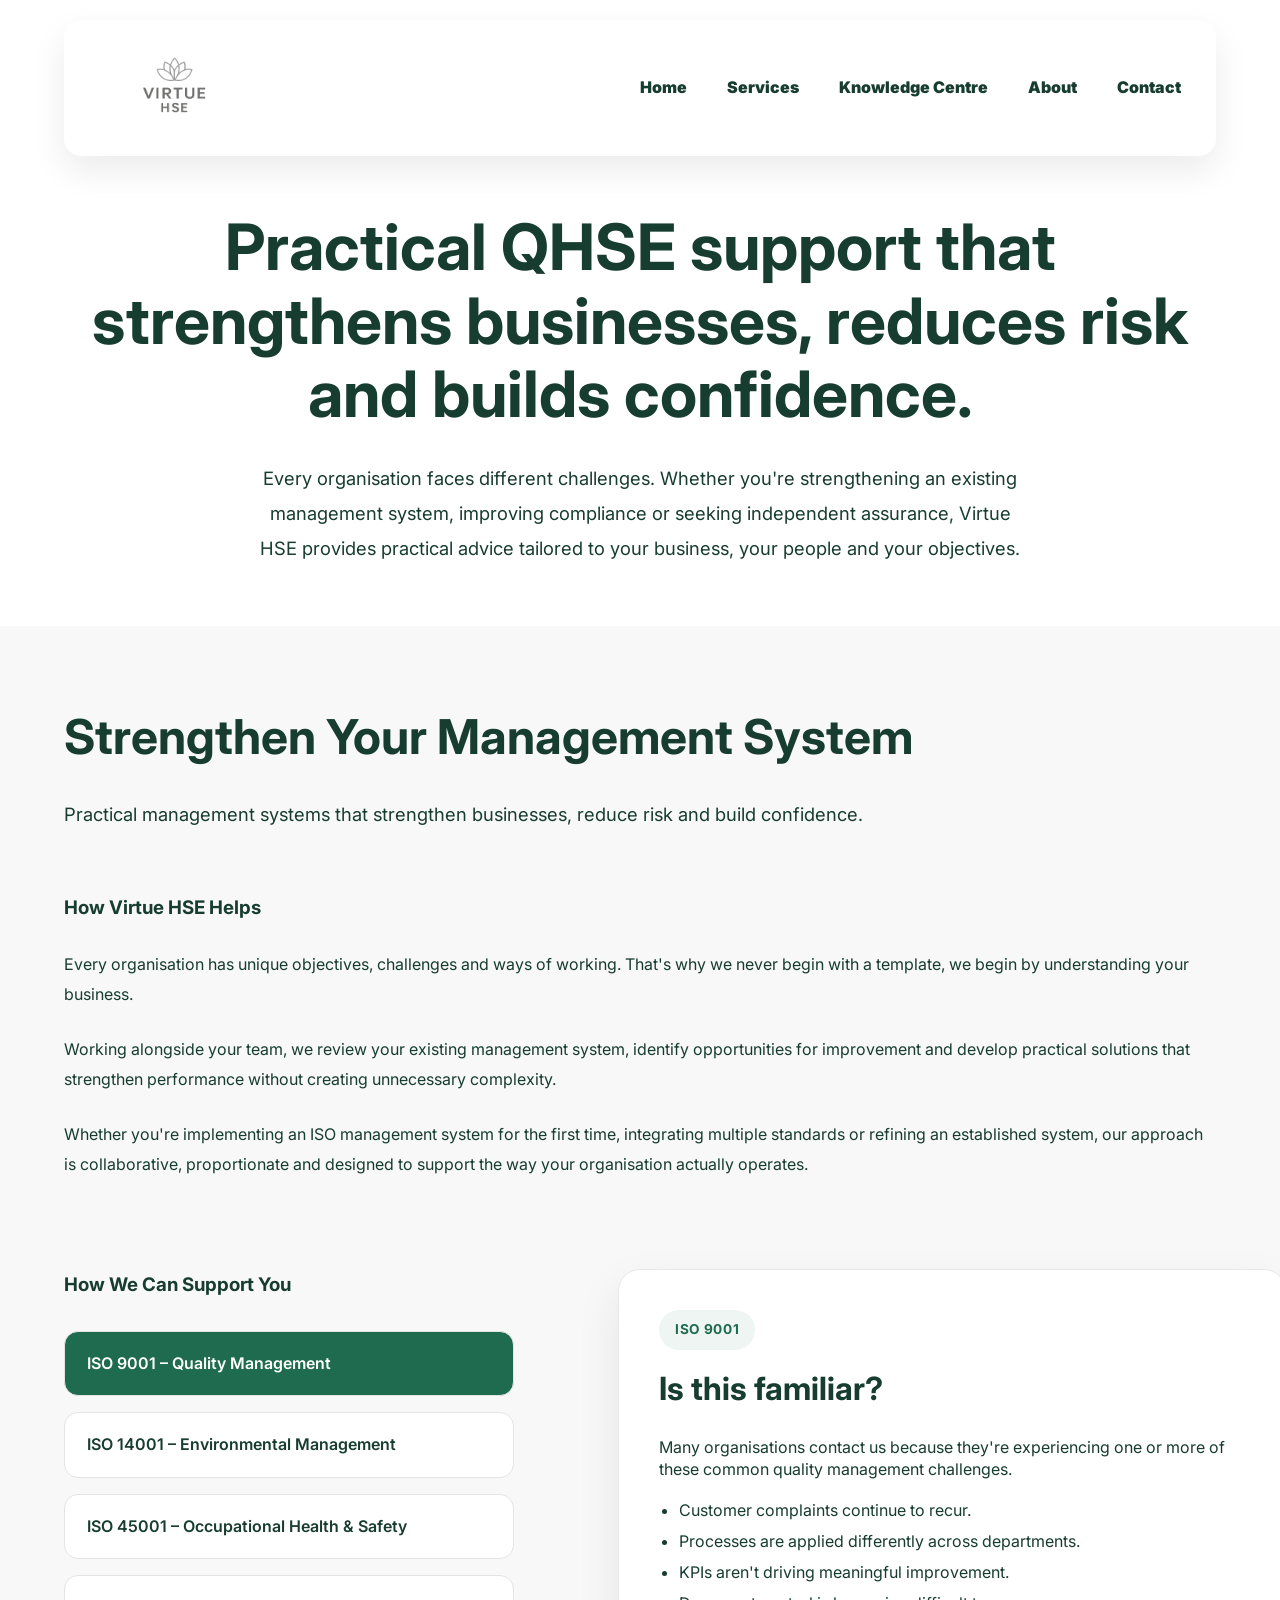
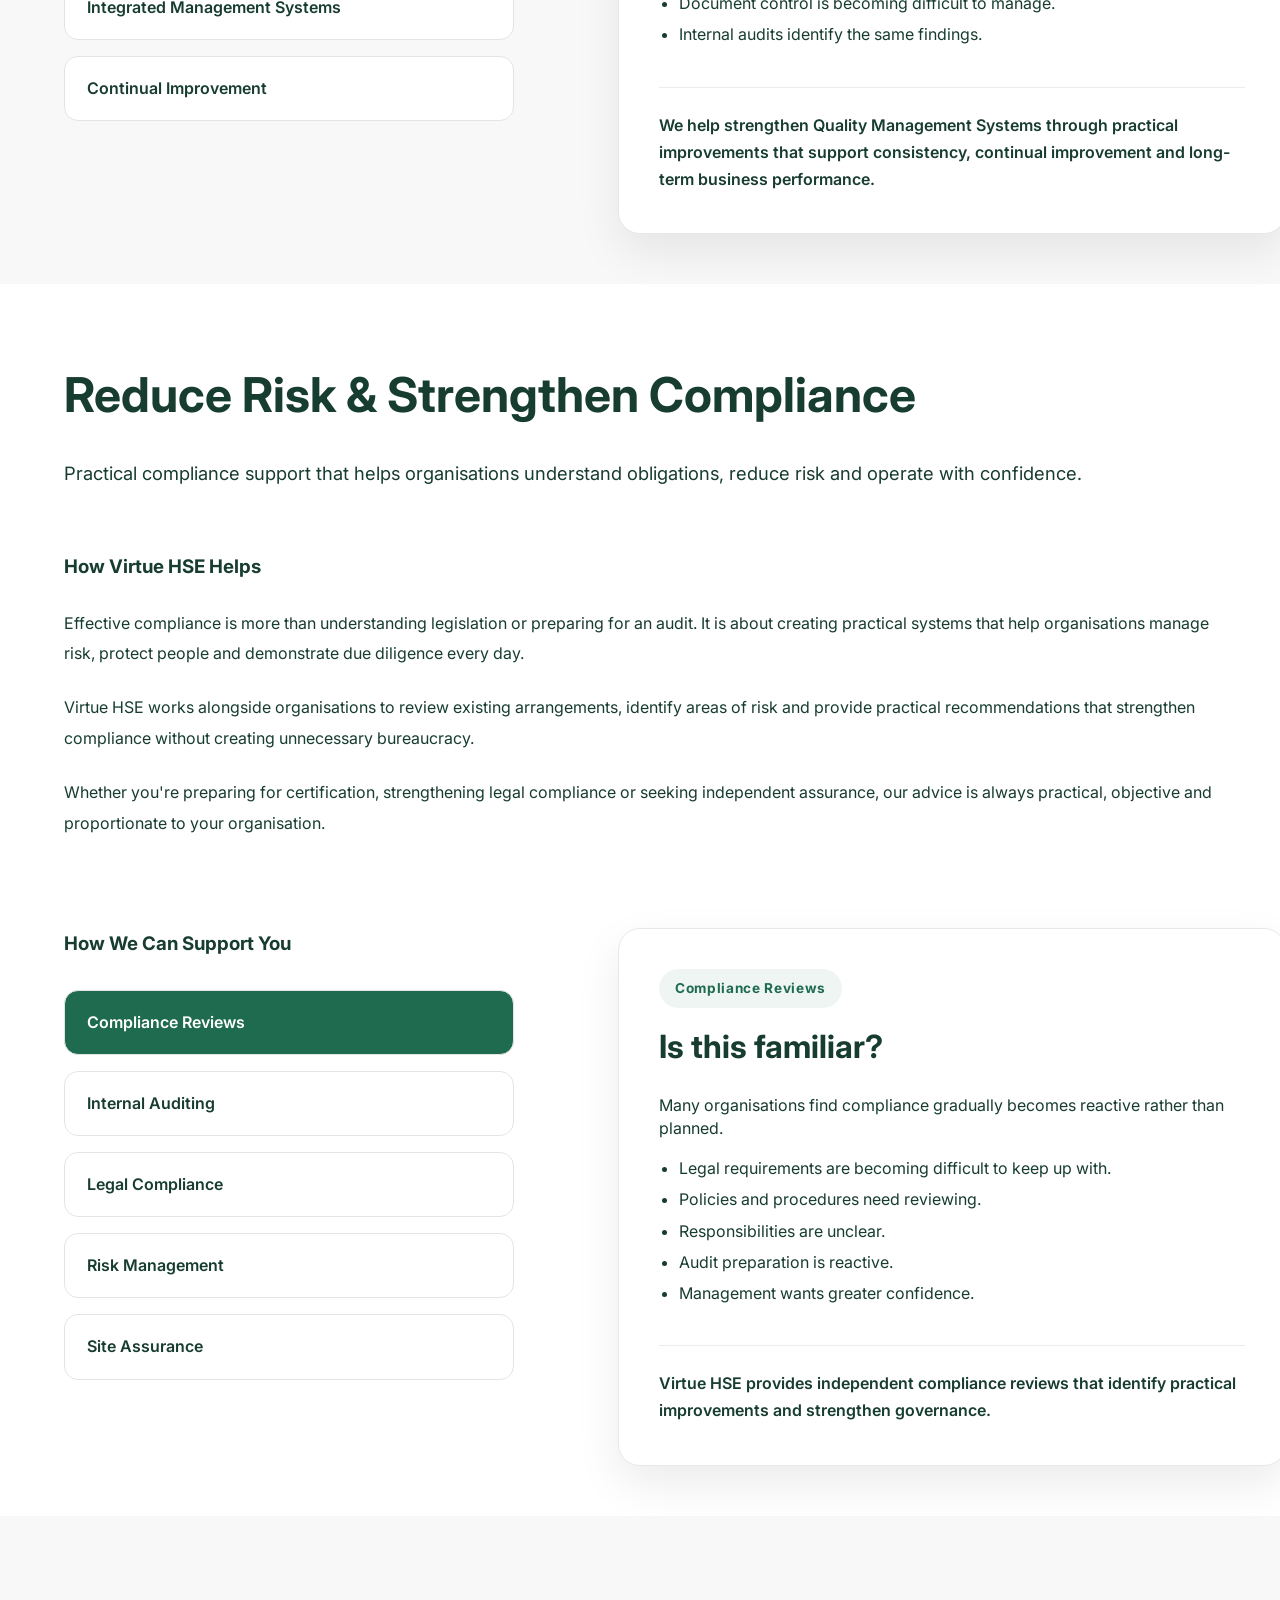
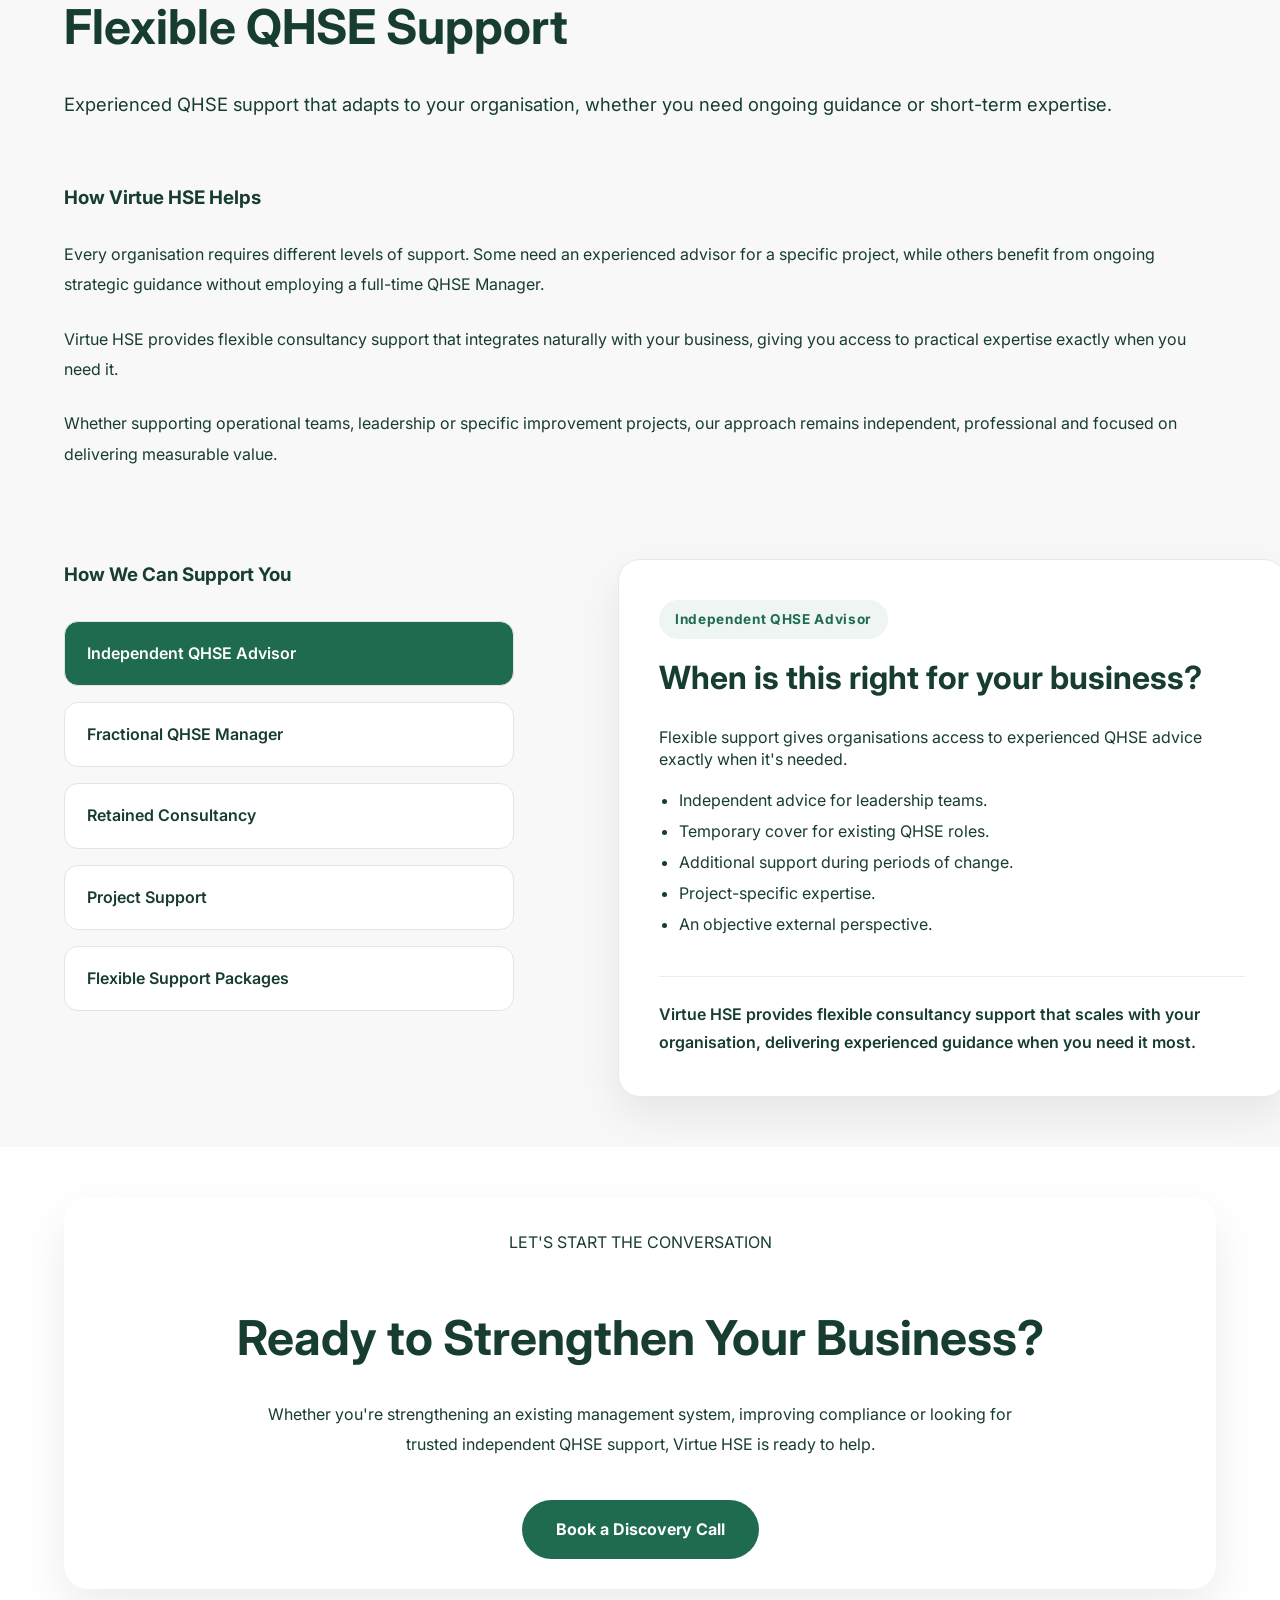
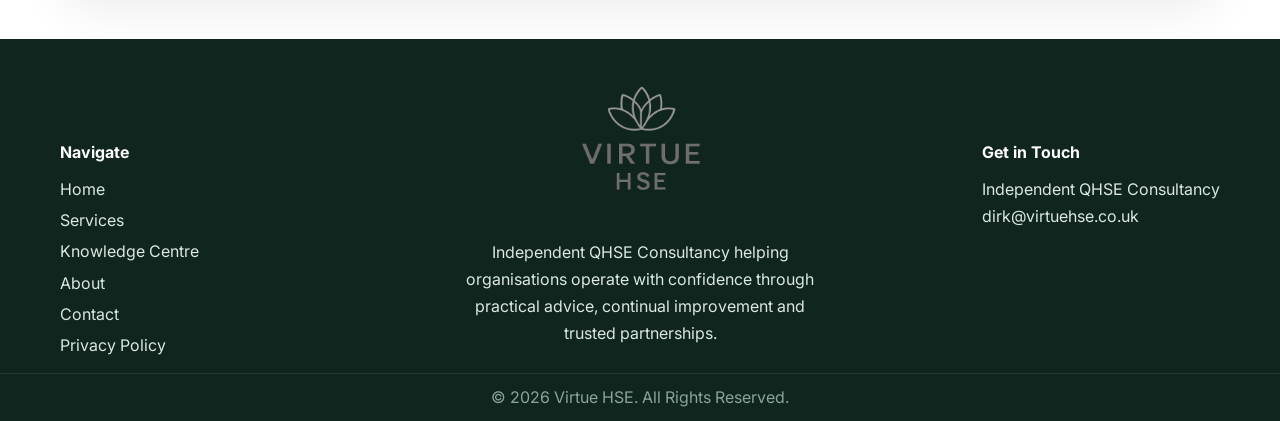
<file: downloads/services.html>
<!DOCTYPE html>
<html lang="en">
<head>
    <meta charset="UTF-8">
    <meta name="viewport" content="width=device-width, initial-scale=1.0">
    <title>Virtue HSE | Helping Businesses Operate With Confidence</title>
    <meta name="description"
        content="Independent QHSE consultancy helping Businesses build better management systems, improve compliance and operate with confidence.">
    <link rel="preconnect" href="https://fonts.googleapis.com">
    <link rel="preconnect" href="https://fonts.gstatic.com" crossorigin>
    <link href="https://fonts.googleapis.com/css2?family=Inter:wght@300;400;500;600;700;800&display=swap"
        rel="stylesheet">
    <link rel="stylesheet" href="style.css">
</head>
<body>
<header>
    <div class="container nav-container">
        <a href="#" class="logo">
            <img src="images/logo.png" alt="Virtue HSE Logo">
        </a>
        <nav>
            <ul>
            <li><a href="index.html">Home</a></li>
            <li><a href="services.html">Services</a></li>
            <li><a href="knowledge.html">Knowledge Centre</a></li>
            <li><a href="about.html">About</a></li>
            <li><a href="contact.html">Contact</a></li>
            </ul>
        </nav>
    </div>
</header>
<main>
<!-- ======================================================
     HOW WE HELP | HERO
====================================================== -->
<section class="help-hero">
    <div class="container">
        <h1>
            Practical QHSE support that strengthens businesses,
            reduces risk and builds confidence.
        </h1>
        <p class="hero-intro">
            Every organisation faces different challenges. Whether you're strengthening an existing management system,
            improving compliance or seeking independent assurance, Virtue HSE provides practical advice tailored to your
            business, your people and your objectives.
        </p>
    </div>
</section>
<!-- ======================================================
     CHAPTER ONE
====================================================== -->
<section class="service-chapter chapter-one">
    <div class="container">
        <div class="chapter-heading">
            <h2>
                Strengthen Your Management System
            </h2>
            <p class="chapter-intro">
                Practical management systems that strengthen businesses,
                reduce risk and build confidence.
            </p>
        </div>
        <div class="chapter-overview">
            <h3>
                How Virtue HSE Helps
            </h3>
            <p>
                Every organisation has unique objectives, challenges and ways of working. That's why we never begin with a template, we begin by understanding your business.
            </p>
            <p>
                Working alongside your team, we review your existing management system, identify opportunities for improvement and develop practical solutions that strengthen performance without creating unnecessary complexity.
            </p>
            <p>
                Whether you're implementing an ISO management system for the first time, integrating multiple standards or refining an established system, our approach is collaborative, proportionate and designed to support the way your organisation actually operates.
            </p>
        </div>
        <div class="support-section">
            <div class="support-left">
                <h3 class="support-heading">
                    How We Can Support You
                </h3>
                <div class="support-list">
                    <div class="support-item active" data-service="iso9001">
                        ISO 9001 – Quality Management
                    </div>
                    <div class="support-item" data-service="iso14001">
                        ISO 14001 – Environmental Management
                    </div>
                    <div class="support-item" data-service="iso45001">
                        ISO 45001 – Occupational Health & Safety
                    </div>
                    <div class="support-item" data-service="ims">
                        Integrated Management Systems
                    </div>
                    <div class="support-item" data-service="ci">
                        Continual Improvement
                    </div>
                </div>
            </div>
            <div class="support-right">
                <div class="support-panel">
                    <span class="panel-tag">
                        ISO 9001
                    </span>
                    <h3>
                        Is this familiar?
                    </h3>
                    <p class="panel-intro">
                        Many organisations contact us because they're experiencing one or more of these common quality management challenges.
                    </p>
                    <ul class="panel-list">
                        <li>Customer complaints continue to recur.</li>
                        <li>Processes are applied differently across departments.</li>
                        <li>KPIs aren't driving meaningful improvement.</li>
                        <li>Document control is becoming difficult to manage.</li>
                        <li>Internal audits identify the same findings.</li>
                    </ul>
                    <div class="panel-footer">
                        We help strengthen Quality Management Systems through practical improvements that support consistency, continual improvement and long-term business performance.
                    </div>
                </div>
            </div>
        </div>
    </div>
</section>
<!-- ======================================================
     CHAPTER TWO
====================================================== -->
<section class="service-chapter chapter-two">
    <div class="container">
        <div class="chapter-heading">
            <h2>Reduce Risk & Strengthen Compliance</h2>
            <p class="chapter-intro">
                Practical compliance support that helps organisations understand
                obligations, reduce risk and operate with confidence.
            </p>
        </div>
        <div class="chapter-overview">
            <h3>How Virtue HSE Helps</h3>
            <p>
                Effective compliance is more than understanding legislation or preparing
                for an audit. It is about creating practical systems that help
                organisations manage risk, protect people and demonstrate due diligence
                every day.
            </p>
            <p>
                Virtue HSE works alongside organisations to review existing arrangements,
                identify areas of risk and provide practical recommendations that
                strengthen compliance without creating unnecessary bureaucracy.
            </p>
            <p>
                Whether you're preparing for certification, strengthening legal
                compliance or seeking independent assurance, our advice is always
                practical, objective and proportionate to your organisation.
            </p>
        </div>
        <div class="support-section">
            <div class="support-left">
                <h3 class="support-heading">
                    How We Can Support You
                </h3>
                <div class="support-list">
                    <div class="support-item compliance active" data-service="reviews">
                        Compliance Reviews
                    </div>
                    <div class="support-item compliance" data-service="audits">
                        Internal Auditing
                    </div>
                    <div class="support-item compliance" data-service="legal">
                        Legal Compliance
                    </div>
                    <div class="support-item compliance" data-service="risk">
                        Risk Management
                    </div>
                    <div class="support-item compliance" data-service="assurance">
                        Site Assurance
                    </div>
                </div>
            </div>
            <div class="support-right">
                <div class="support-panel">
                    <span class="panel-tag">
                        Compliance Reviews
                    </span>
                    <h3>Is this familiar?</h3>
                    <p class="panel-intro">
                        Many organisations find compliance gradually becomes reactive
                        rather than planned.
                    </p>
                    <ul class="panel-list">
                        <li>Legal requirements are becoming difficult to keep up with.</li>
                        <li>Policies and procedures need reviewing.</li>
                        <li>Responsibilities are unclear.</li>
                        <li>Audit preparation is reactive.</li>
                        <li>Management wants greater confidence.</li>
                    </ul>
                    <div class="panel-footer">
                        Virtue HSE provides independent compliance reviews that identify
                        practical improvements and strengthen governance.
                    </div>
                </div>
            </div>
        </div>
    </div>
</section>
<!-- ======================================================
     CHAPTER THREE
====================================================== -->
<section class="service-chapter chapter-three">
    <div class="container">
        <div class="chapter-heading">
            <h2>Flexible QHSE Support</h2>
            <p class="chapter-intro">
                Experienced QHSE support that adapts to your organisation,
                whether you need ongoing guidance or short-term expertise.
            </p>
        </div>
        <div class="chapter-overview">
            <h3>How Virtue HSE Helps</h3>
            <p>
                Every organisation requires different levels of support. Some need an experienced advisor for a specific project, while others benefit from ongoing strategic guidance without employing a full-time QHSE Manager.
            </p>
            <p>
                Virtue HSE provides flexible consultancy support that integrates naturally with your business, giving you access to practical expertise exactly when you need it.
            </p>
            <p>
                Whether supporting operational teams, leadership or specific improvement projects, our approach remains independent, professional and focused on delivering measurable value.
            </p>
        </div>
        <div class="support-section">
            <div class="support-left">
                <h3 class="support-heading">
                    How We Can Support You
                </h3>
                <div class="support-list">
                    <div class="support-item support active" data-service="advisor">
                        Independent QHSE Advisor
                    </div>
                    <div class="support-item support" data-service="fractional">
                        Fractional QHSE Manager
                    </div>
                    <div class="support-item support" data-service="retained">
                        Retained Consultancy
                    </div>
                    <div class="support-item support" data-service="project">
                        Project Support
                    </div>
                    <div class="support-item support" data-service="flexible">
                        Flexible Support Packages
                    </div>
                </div>
            </div>
            <div class="support-right">
                <div class="support-panel">
                    <span class="panel-tag">
                        Independent QHSE Advisor
                    </span>
                    <h3>When is this right for your business?</h3>
                    <p class="panel-intro">
                        Flexible support gives organisations access to experienced QHSE advice exactly when it's needed.
                    </p>
                    <ul class="panel-list">
                        <li>Independent advice for leadership teams.</li>
                        <li>Temporary cover for existing QHSE roles.</li>
                        <li>Additional support during periods of change.</li>
                        <li>Project-specific expertise.</li>
                        <li>An objective external perspective.</li>
                    </ul>
                    <div class="panel-footer">
                        Virtue HSE provides flexible consultancy support that scales with your organisation, delivering experienced guidance when you need it most.
                    </div>
                </div>
            </div>
        </div>
    </div>
</section>
<!-- ======================================================
     CALL TO ACTION
====================================================== -->
<section class="services-cta">
    <div class="container">
        <div class="cta-card">
            <p class="section-label">
                LET'S START THE CONVERSATION
            </p>
            <h2>
                Ready to Strengthen Your Business?
            </h2>
            <p>
                Whether you're strengthening an existing management system,
                improving compliance or looking for trusted independent QHSE
                support, Virtue HSE is ready to help.
            </p>
            <div class="cta-buttons">
                <a href="contact.html" class="btn btn-primary">
                    Book a Discovery Call
                </a>
            </div>
        </div>
    </div>
</section>
</main>
<footer>
    <div class="footer-container footer-grid">
        <!-- Navigation -->
        <div>
            <h4>Navigate</h4>
            <ul>
                <li><a href="index.html">Home</a></li>
                <li><a href="services.html">Services</a></li>
                <li><a href="knowledge.html">Knowledge Centre</a></li>
                <li><a href="about.html">About</a></li>
                <li><a href="contact.html">Contact</a></li>
                <li><a href="privacy-policy.html">Privacy Policy</a></li>
            </ul>
        </div>
        <!-- Logo -->
        <div>
            <img src="images/logo.png"
                 alt="Virtue HSE Logo"
                 class="footer-logo">
            <p>
                Independent QHSE Consultancy helping organisations operate
                with confidence through practical advice, continual
                improvement and trusted partnerships.
            </p>
        </div>
        <!-- Contact -->
        <div>
            <h4>Get in Touch</h4>
            <p>Independent QHSE Consultancy</p>
            <p>dirk@virtuehse.co.uk</p>
        </div>
    </div>
    <div class="footer-bottom">
        <p>© 2026 Virtue HSE. All Rights Reserved.</p>
    </div>
</footer>
</body>
</html>
<script>
document.addEventListener("DOMContentLoaded", () => {
    /* =====================================================
       CHAPTER ONE
    ===================================================== */
    const chapterOneData = {
        iso9001: {
            tag: "ISO 9001",
            intro: "Many organisations contact us because they're experiencing one or more of these common quality management challenges.",
            list: [
                "Customer complaints continue to recur.",
                "Processes are applied differently across departments.",
                "KPIs aren't driving meaningful improvement.",
                "Document control is becoming difficult to manage.",
                "Internal audits identify the same findings."
            ],
            footer: "We help strengthen Quality Management Systems through practical improvements that support consistency, continual improvement and long-term business performance."
        },
        iso14001: {
            tag: "ISO 14001",
            intro: "Environmental management should support sustainable operations without unnecessary complexity.",
            list: [
                "Environmental responsibilities are unclear.",
                "Compliance obligations are difficult to track.",
                "Environmental objectives aren't regularly reviewed.",
                "Waste management varies across sites.",
                "Environmental risks aren't consistently managed."
            ],
            footer: "Virtue HSE helps organisations develop practical Environmental Management Systems that improve compliance and environmental performance."
        },
        iso45001: {
            tag: "ISO 45001",
            intro: "Strong health and safety management protects people while supporting operational performance.",
            list: [
                "Risk assessments are inconsistent.",
                "Contractor management lacks oversight.",
                "Incidents don't always lead to learning.",
                "Leadership visibility could be improved.",
                "Employee engagement is limited."
            ],
            footer: "We strengthen Health & Safety Management Systems through practical leadership, workforce engagement and effective risk management."
        },
        ims: {
            tag: "Integrated Management Systems",
            intro: "One integrated system often delivers greater value than several standalone systems.",
            list: [
                "Processes are duplicated.",
                "Departments work differently.",
                "Documentation overlaps.",
                "Audits identify similar issues.",
                "Administration has become excessive."
            ],
            footer: "Virtue HSE integrates Quality, Environmental and Health & Safety into one practical management system."
        },
        ci: {
            tag: "Continual Improvement",
            intro: "Continual improvement should become part of everyday business, not an annual exercise.",
            list: [
                "Improvement actions lose momentum.",
                "Corrective actions remain open.",
                "Lessons learned aren't shared.",
                "Performance data isn't fully utilised.",
                "Improvement is reactive rather than planned."
            ],
            footer: "We help organisations embed continual improvement into everyday operations through practical, measurable change."
        }
    };
    function initialisePanel(sectionSelector, data) {
        const section = document.querySelector(sectionSelector);
        if (!section) return;
        const panel = section.querySelector(".support-panel");
        const tag = section.querySelector(".panel-tag");
        const intro = section.querySelector(".panel-intro");
        const list = section.querySelector(".panel-list");
        const footer = section.querySelector(".panel-footer");
        const items = section.querySelectorAll(".support-item");
        function update(key) {
            const item = data[key];
            if (!item) return;
            panel.classList.add("fade");
            setTimeout(() => {
                tag.textContent = item.tag;
                intro.textContent = item.intro;
                list.innerHTML = "";
                item.list.forEach(point => {
                    const li = document.createElement("li");
                    li.textContent = point;
                    list.appendChild(li);
                });
                footer.textContent = item.footer;
                panel.classList.remove("fade");
            }, 150);
        }
        items.forEach(button => {
            button.addEventListener("mouseenter", () => {
                items.forEach(i => i.classList.remove("active"));
                button.classList.add("active");
                update(button.dataset.service);
            });
        });
        const active = section.querySelector(".support-item.active");
        if (active) {
            update(active.dataset.service);
        }
    }
    initialisePanel(".chapter-one", chapterOneData);
        /* =====================================================
       CHAPTER TWO
    ===================================================== */
    const chapterTwoData = {
        reviews: {
            tag: "Compliance Reviews",
            intro: "Many organisations find compliance gradually becomes reactive rather than planned.",
            list: [
                "Legal requirements are becoming difficult to keep up with.",
                "Policies and procedures need reviewing.",
                "Responsibilities are unclear.",
                "Audit preparation is reactive.",
                "Management wants greater confidence."
            ],
            footer: "Virtue HSE provides independent compliance reviews that identify practical improvements and strengthen governance."
        },
        audits: {
            tag: "Internal Auditing",
            intro: "Internal audits should provide assurance while identifying opportunities for improvement.",
            list: [
                "Audit findings continue to recur.",
                "Audit programmes lack structure.",
                "Corrective actions remain open.",
                "Departments prepare only for audit day.",
                "Audits rarely drive improvement."
            ],
            footer: "Independent internal audits provide assurance while helping organisations continually improve."
        },
        legal: {
            tag: "Legal Compliance",
            intro: "Understanding legal obligations is becoming increasingly challenging.",
            list: [
                "Legal registers are incomplete.",
                "Responsibilities are unclear.",
                "Legislation isn't reviewed regularly.",
                "Evidence of compliance is difficult to demonstrate.",
                "Updates rely on individual knowledge."
            ],
            footer: "Virtue HSE helps organisations understand, manage and demonstrate legal compliance."
        },
        risk: {
            tag: "Risk Management",
            intro: "Effective risk management should support better operational decisions.",
            list: [
                "Risk assessments vary in quality.",
                "Controls aren't consistently applied.",
                "Near misses aren't driving improvement.",
                "Operational risks aren't regularly reviewed.",
                "Risk management feels reactive."
            ],
            footer: "We develop practical risk management processes that protect people and strengthen performance."
        },
        assurance: {
            tag: "Site Assurance",
            intro: "Independent site assurance provides confidence that standards are being maintained.",
            list: [
                "Site standards vary.",
                "Contractor oversight is inconsistent.",
                "Recurring issues continue to appear.",
                "Leadership visibility could improve.",
                "Assurance activities lack consistency."
            ],
            footer: "Independent site assurance provides objective insight before issues escalate."
        }
    };
    initialisePanel(".chapter-two", chapterTwoData);
    /* =====================================================
       CHAPTER THREE
    ===================================================== */
    const chapterThreeData = {
        advisor: {
            tag: "Independent QHSE Advisor",
            intro: "Flexible support gives organisations access to experienced QHSE advice exactly when it's needed.",
            list: [
                "Independent advice for leadership teams.",
                "Temporary cover for existing QHSE roles.",
                "Additional support during periods of change.",
                "Project-specific expertise.",
                "An objective external perspective."
            ],
            footer: "Virtue HSE provides flexible consultancy support that scales with your organisation, delivering experienced guidance when you need it most."
        },
        fractional: {
            tag: "Fractional QHSE Manager",
            intro: "Professional QHSE leadership without employing a full-time manager.",
            list: [
                "Growing businesses.",
                "Temporary management cover.",
                "Leadership support.",
                "Strategic oversight.",
                "Long-term improvement."
            ],
            footer: "Experienced QHSE leadership tailored to your organisation's requirements."
        },
        retained: {
            tag: "Retained Consultancy",
            intro: "Ongoing consultancy support that becomes part of your business.",
            list: [
                "Regular strategic reviews.",
                "Management advice.",
                "Compliance guidance.",
                "Continual improvement.",
                "Trusted long-term support."
            ],
            footer: "Retained consultancy providing consistent, dependable QHSE support."
        },
        project: {
            tag: "Project Support",
            intro: "Experienced support for defined projects and business improvements.",
            list: [
                "Management system implementation.",
                "Certification projects.",
                "Improvement initiatives.",
                "Temporary resource.",
                "Independent expertise."
            ],
            footer: "Project support that delivers practical, measurable outcomes."
        },
        flexible: {
            tag: "Flexible Support Packages",
            intro: "Support tailored to your organisation's changing needs.",
            list: [
                "Monthly support.",
                "Quarterly reviews.",
                "Call-off consultancy.",
                "Remote support.",
                "On-site assistance."
            ],
            footer: "Flexible consultancy designed around the way your organisation operates."
        }
    };
    initialisePanel(".chapter-three", chapterThreeData);
});
</script>
</body>
</html>
</file>
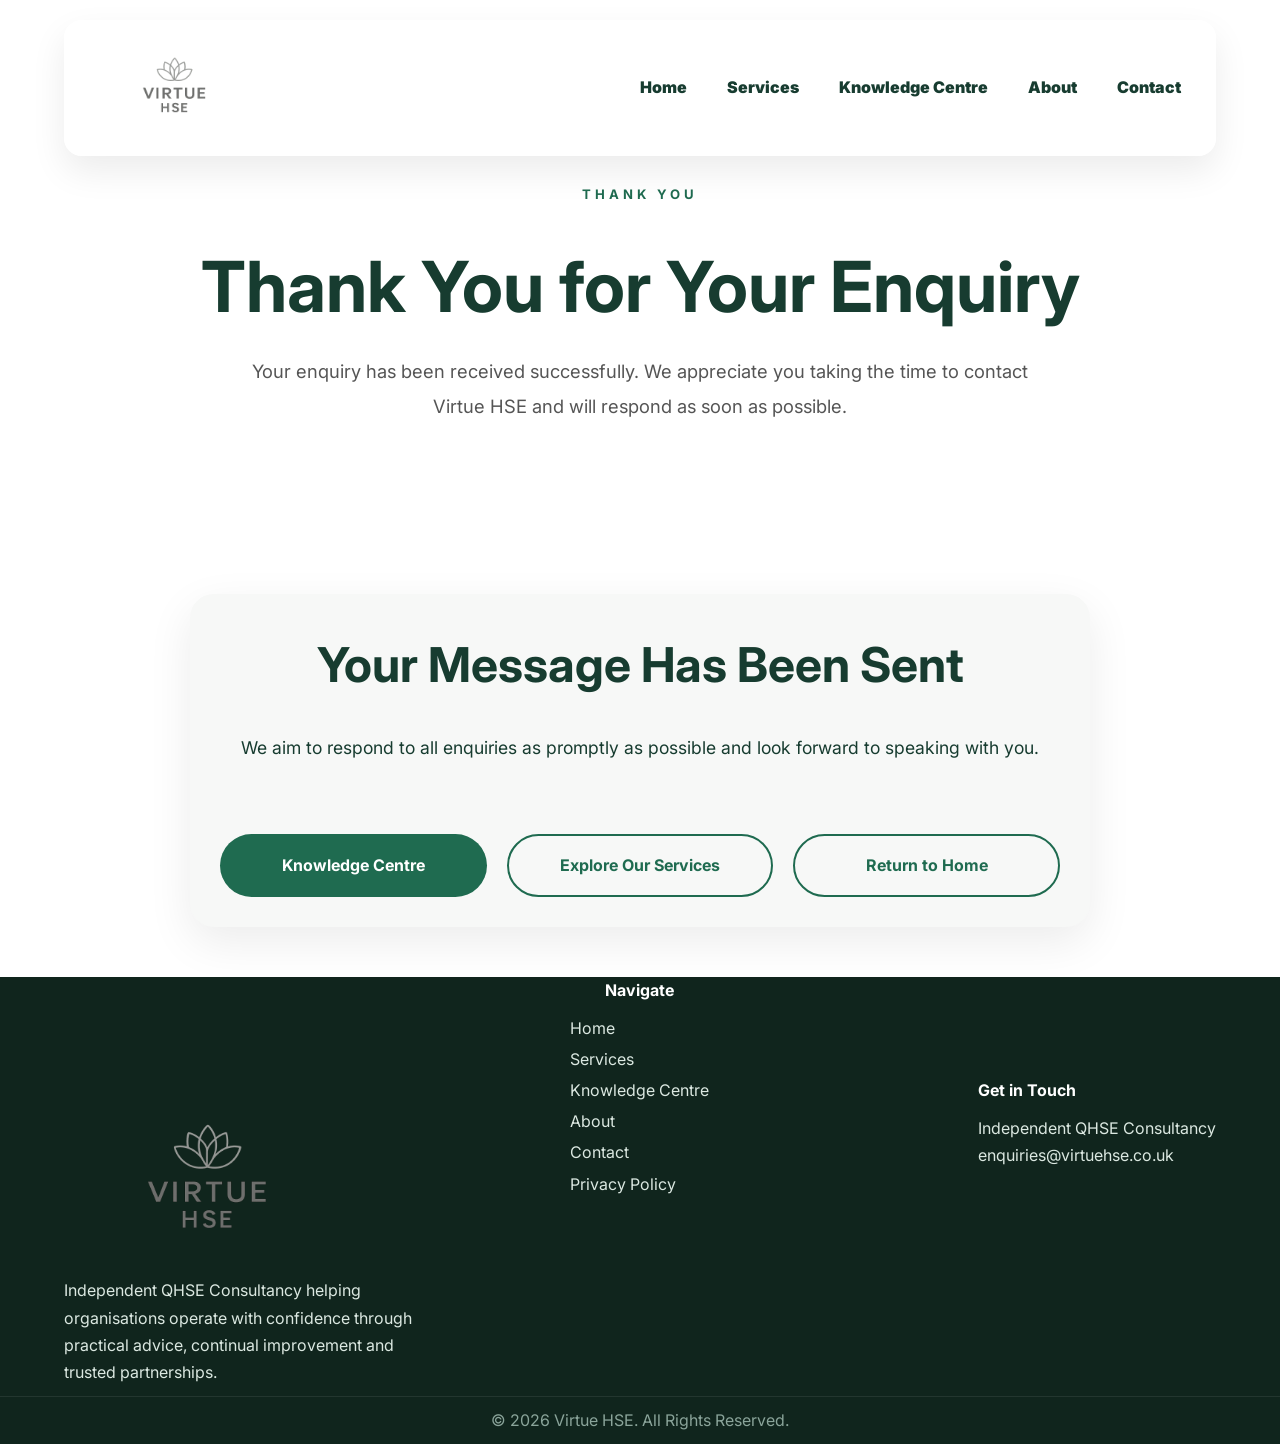
<file: downloads/thank-you.html>
<!DOCTYPE html>
<html lang="en">
<head>
    <meta charset="UTF-8">
    <meta name="viewport" content="width=device-width, initial-scale=1.0">
    <title>Virtue HSE | Helping Businesses Operate With Confidence</title>
    <meta name="description"
        content="Independent QHSE consultancy helping Businesses build better management systems, improve compliance and operate with confidence.">
    <link rel="preconnect" href="https://fonts.googleapis.com">
    <link rel="preconnect" href="https://fonts.gstatic.com" crossorigin>
    <link href="https://fonts.googleapis.com/css2?family=Inter:wght@300;400;500;600;700;800&display=swap"
        rel="stylesheet">
    <link rel="stylesheet" href="style.css">
</head>
<body>
<header>
    <div class="container nav-container">
     <a href="index.html" class="logo">
    <img src="images/logo.png" alt="Virtue HSE Logo">
</a>
        <nav>
    <ul>
        <li><a href="index.html">Home</a></li>
        <li><a href="services.html">Services</a></li>
        <li><a href="knowledge.html">Knowledge Centre</a></li>
        <li><a href="about.html">About</a></li>
        <li><a href="contact.html">Contact</a></li>
    </ul>
</nav>
    </div>
</header>
<main>
    <!--====================================================
    HERO
    =====================================================-->
    <section class="contact-hero">
        <div class="container">
            <div class="hero-content">
                <p class="page-tag">
                    THANK YOU
                </p>
                <h1>
                    Thank You for Your Enquiry
                </h1>
                <p class="hero-lead">
                    Your enquiry has been received successfully. We appreciate you taking
                    the time to contact Virtue HSE and will respond as soon as possible.
                </p>
            </div>
        </div>
    </section>
    <!--====================================================
    THANK YOU
    =====================================================-->
    <section class="contact-form-section">
        <div class="container">
            <div class="contact-form">
                <div class="chapter-header">
                    <h2>
                        Your Message Has Been Sent
                    </h2>
                    <p class="chapter-intro">
                        We aim to respond to all enquiries as promptly as possible
                        and look forward to speaking with you.
                    </p>
                </div>
                                    <div class="thank-you-buttons">
                        <a href="knowledge.html" class="btn btn-primary">
                            Knowledge Centre
                        </a>
                        <a href="services.html" class="btn btn-outline">
                            Explore Our Services
                        </a>
                        <a href="index.html" class="btn btn-outline">
                            Return to Home
                        </a>
                    </div>
                </div>
            </div>
        </div>
    </section>
</main>
<footer>
    <div class="container footer-grid">
        <div>
            <img src="images/logo.png"
                 alt="Virtue HSE Logo"
                 class="footer-logo">
            <p>
                Independent QHSE Consultancy helping organisations operate
                with confidence through practical advice, continual
                improvement and trusted partnerships.
            </p>
        </div>
        <div>
            <h4>Navigate</h4>
            <ul>
            <li><a href="index.html">Home</a></li>
            <li><a href="services.html">Services</a></li>
            <li><a href="knowledge.html">Knowledge Centre</a></li>
            <li><a href="about.html">About</a></li>
            <li><a href="contact.html">Contact</a></li>
            <li><a href="privacy-policy.html">Privacy Policy</a></li>
            </ul>
        </div>
        <div>
            <h4>Get in Touch</h4>
            <p>
                Independent QHSE Consultancy
            </p>
            <p>
                enquiries@virtuehse.co.uk
            </p>
        </div>
    </div>
    <div class="footer-bottom">
        <p>
            © 2026 Virtue HSE. All Rights Reserved.
        </p>
    </div>
</footer>
</body>
</html>
</file>
<file: style.css>
/*====================================================
VIRTUE HSE HOMEPAGE V3.0
PART 1
====================================================*/
/*-------------------------
RESET
--------------------------*/
*{
    margin:0;
    padding:0;
    box-sizing:border-box;
}
html{
    scroll-behavior:smooth;
}
body{
    font-family:"Inter",sans-serif;
    color:#173c30;
    background:#ffffff;
    line-height:1.7;
    overflow-x:hidden;
}
/*-------------------------
COLOURS
--------------------------*/
:root{
    --green:#1f6b50;
    --green-dark:#173c30;
    --green-light:#edf6f2;
    --white:#ffffff;
    --light:#f8faf9;
    --text:#555;
}
/*-------------------------
GLOBAL
--------------------------*/
img{
    max-width:100%;
    display:block;
}
a{
    text-decoration:none;
}
.container{
    width:min(1180px,90%);
    margin:auto;
}
section{
    padding:50px 0;
}
.section-heading{
    text-align:center;
    max-width:760px;
    margin:0 auto 70px;
}
.section-heading span{
    display:inline-block;
    margin-bottom:15px;
    color:var(--green);
    font-size:.85rem;
    font-weight:700;
    letter-spacing:3px;
    text-transform:uppercase;
}
.section-heading h2{
    font-size:3rem;
    line-height:1.2;
    margin-bottom:25px;
    color:var(--green-dark);
}
.section-heading p{
    font-size:1.15rem;
    color:var(--text);
}
/*-------------------------
HEADER
--------------------------*/
header{
    position:fixed;
    top:20px;
    left:0;
    width:100%;
    z-index:999;
}
.nav-container{
    display:flex;
    justify-content:space-between;
    align-items:center;
    background:rgba(255,255,255,.82);
    backdrop-filter:blur(14px);
    border-radius:18px;
    padding:18px 35px;
    box-shadow:0 15px 35px rgba(0,0,0,.08);
}
.logo img{
    height:100px;
}
nav ul{
    list-style:none;
    display:flex;
    gap:40px;
}
nav a{
    color:var(--green-dark);
    font-weight:1000;
    transition:.3s;
}
nav a:hover{
    color:var(--green);
}
/*-------------------------
BUTTONS
--------------------------*/
.btn{
    display:inline-flex;
    align-items:center;
    justify-content:center;
    padding:16px 34px;
    border-radius:999px;
    font-weight:700;
    transition:.35s;
}
.btn-primary{
    background:var(--green);
    color:white;
}
.btn-primary:hover{
    transform:translateY(-3px);
    box-shadow:0 15px 35px rgba(31,107,80,.25);
}
.btn-secondary{
    border:2px solid rgba(255,255,255,.4);
    color:white;
}
.btn-secondary:hover{
    background:white;
    color:var(--green-dark);
}
.btn-outline{
    border:2px solid var(--green);
    color:var(--green);
}
.btn-outline:hover{
    background:var(--green);
    color:white;
}
/*-------------------------
HERO
--------------------------*/
.hero{
    position:relative;
    min-height:100vh;
    display:flex;
    align-items:center;
    overflow:hidden;
    background:#10251d;
}
.hero::before{
    content:"";
    position:absolute;
    inset:0;
    background:url("images/hero.png") center/cover;
    opacity:.18;
}
.hero-overlay{
    position:absolute;
    inset:0;
    background:linear-gradient(
        90deg,
        rgba(10,25,20,.92),
        rgba(10,25,20,.72)
    );
}
.hero-grid{
    position:relative;
    z-index:2;
    display:grid;
    grid-template-columns:1.1fr .9fr;
    gap:70px;
    align-items:center;
    padding-top:50px;
}
.eyebrow{
    display:inline-block;
    color:#9ed7bd;
    letter-spacing:2px;
    text-transform:uppercase;
    margin-bottom:22px;
    font-size:1.5rem;
}
.hero h1{
    color:white;
    font-size:3.5rem;
    line-height:1.05;
    margin-bottom:30px;
}
.hero p{
    color:#d8e7df;
    font-size:1.25rem;
    max-width:620px;
    margin-bottom:40px;
}
.hero-buttons{
    display:flex;
    gap:20px;
    flex-wrap:wrap;
}
.hero-image img{
    border-radius:24px;
    box-shadow:0 35px 70px rgba(0,0,0,.35);
}
/*-------------------------
CHAPTER ONE
--------------------------*/
.chapter-one{
    background:white;
}
.pillar-grid{
    display:grid;
    grid-template-columns:repeat(4,1fr);
    gap:35px;
}
.pillar{
    background:var(--light);
    padding:40px;
    border-radius:18px;
    transition:.35s;
}
.pillar:hover{
    transform:translateY(-6px);
    box-shadow:0 18px 45px rgba(0,0,0,.08);
}
.pillar h3{
    margin-bottom:18px;
    font-size:1.8rem;
    color:var(--green-dark);
}
.pillar p{
    color:var(--text);
}
/*-------------------------
CHAPTER SPACING
--------------------------*/
.chapter{
    position:relative;
}
.chapter + .chapter{
    padding-top:50px;
}
/*====================================================
CHAPTER TWO
====================================================*/
.chapter-two{
    background:#f8faf9;
}
.solutions-grid{
    display:grid;
    grid-template-columns:repeat(3, 1fr);
    gap:70px;
    max-width:1500px;
    margin:70px auto 0;
}
.solution{
    width:340px;
    background:#fff;
    border-radius:18px;
    padding:40px;
    box-shadow:0 10px 30px rgba(0,0,0,.06);
    display:flex;
    flex-direction:column;
}
.solution:hover{
    transform:translateY(-8px);
    box-shadow:0 28px 55px rgba(0,0,0,.08);
}
.solution-line{
    width:70px;
    height:4px;
    background:var(--green);
    border-radius:50px;
    margin-bottom:28px;
}
.solution h3{
    font-size:2rem;
    color:var(--green-dark);
    margin-bottom:22px;
    line-height:1.25;
}
.solution p{
    color:var(--text);
    font-size:1.05rem;
    margin-bottom:28px;
    max-width:850px;
}
.solution a{
    color:var(--green);
    font-weight:700;
    display:inline-flex;
    align-items:center;
    gap:8px;
    transition:.3s;
    margin-top:auto;
}
.solution a:hover{
    transform:translateX(8px);
}
/*----------------------------------------------------
Transition into Knowledge Centre
----------------------------------------------------*/
.knowledge{
    background:#ffffff;
    position:relative;
}
.knowledge::before{
    content:"";
    display:block;
    width:120px;
    height:2px;
    background:rgba(31,107,80,.18);
    margin:0 auto 90px;
}
/*----------------------------------------------------
Knowledge Grid
----------------------------------------------------*/
.knowledge-grid{
    display:grid;
    grid-template-columns:repeat(4,1fr);
    gap:35px;
    margin-top:70px;
}
.knowledge-card{
    background:var(--light);
    padding:30px;
    border-radius:20px;
    transition:.35s;
    border:1px solid rgba(31,107,80,.05);
}
.knowledge-card:hover{
    transform:translateY(-6px);
    box-shadow:0 18px 45px rgba(0,0,0,.08);
}
.knowledge-card h3{
    color:var(--green-dark);
    font-size:1.5rem;
    margin-bottom:18px;
}
.knowledge-card p{
    color:var(--text);
    line-height:1.8;
}
/*----------------------------------------------------
Knowledge Button
----------------------------------------------------*/
.knowledge-button{
    text-align:center;
    margin-top:70px;
}
.knowledge-button .btn{
    min-width:320px;
}
/*----------------------------------------------------
Chapter Separation
----------------------------------------------------*/
.knowledge{
    padding-bottom:50px;
}
.chapter-three{
    padding-top:50px;
}
/*====================================================
CHAPTER THREE
====================================================*/
.chapter-three{
    background:#f4f8f6;
}
.difference-grid{
    display:grid;
    grid-template-columns:repeat(4,1fr);
    gap:35px;
    margin-top:60px;
}
.difference-card{
    background:#ffffff;
    padding:45px;
    border-radius:20px;
    box-shadow:0 10px 30px rgba(0,0,0,.04);
    transition:.35s;
}
.difference-card:hover{
    transform:translateY(-6px);
    box-shadow:0 20px 45px rgba(0,0,0,.08);
}
.difference-card h3{
    font-size:1.6rem;
    margin-bottom:18px;
    color:var(--green-dark);
}
.difference-card p{
    color:var(--text);
}
/*====================================================
CALL TO ACTION
====================================================*/
.cta{
    background:#173c30;
}
.cta-box{
    text-align:center;
    max-width:850px;
    margin:auto;
}
.cta-box span{
    display:inline-block;
    color:#8fd1b0;
    font-size:.85rem;
    letter-spacing:3px;
    text-transform:uppercase;
    margin-bottom:20px;
    font-weight:700;
}
.cta-box h2{
    color:#ffffff;
    font-size:3.2rem;
    line-height:1.15;
    margin-bottom:30px;
}
.cta-box p{
    color:#dbe8e1;
    font-size:1.15rem;
    margin-bottom:40px;
}
/*====================================================
FOOTER
====================================================*/
footer{
    background:#10251d;
    color:#dbe8e1;
    padding:0px 0 10px;
}
.footer-grid{
    display:grid;
    grid-template-columns:1fr 1fr 1fr;
    gap:40px;
    align-items:start;
}
.footer-grid > div:first-child{
    justify-self:start;
    text-align:left;
    padding-top:100px;
}
.footer-grid > div:nth-child(2){
    display:flex;
    flex-direction:column;
    align-items:center;
    text-align:center;
}
.footer-grid > div:nth-child(2) p{
    max-width:380px;
    margin:0;
}
.footer-grid > div:last-child{
    justify-self:end;
    text-align:left;
    padding-top:100px;
}
.footer-logo{
    height:200px;
    padding-top:10px;
}
footer h4{
    color:#ffffff;
    margin-bottom:10px;
}
footer ul{
    list-style:none;
    padding:0;
    text-align:left;
}
footer li{
    margin-bottom:4px;
}
footer a{
    color:#dbe8e1;
    transition:.3s;
}
footer a:hover{
    color:#ffffff;
}
.footer-bottom{
    text-align:center;
    margin-top:10px;
    padding-top:10px;
    border-top:1px solid rgba(255,255,255,.08);
    color:#8aa49a;
}
.footer-grid > div:nth-child(2){
    text-align:center;
}
.footer-grid > div:nth-child(2) p{
    max-width:420px;
    margin:0 auto;
}
.footer-container{
    width:100%;
    max-width:1600px;
    margin:0 auto;
    padding:0 60px;
}
/*====================================================
RESPONSIVE
====================================================*/
@media(max-width:992px){
    .hero-grid{
        grid-template-columns:1fr;
        text-align:center;
    }
    .hero p{
        margin-left:auto;
        margin-right:auto;
    }
    .hero-buttons{
        justify-content:center;
    }
    .pillar-grid,
    .knowledge-grid,
    .difference-grid{
        grid-template-columns:1fr;
    }
    .footer-grid{
        grid-template-columns:1fr;
        text-align:center;
    }
    .footer-logo{
        margin:0 auto 25px;
    }
}
@media(max-width:768px){
    section{
        padding:90px 0;
    }
    .hero{
        min-height:auto;
        padding-top:150px;
    }
    .hero h1{
        font-size:3rem;
    }
    .section-heading h2{
        font-size:2.3rem;
    }
    .solution,
    .knowledge-card,
    .difference-card{
        padding:35px;
    }
    .cta-box h2{
        font-size:2.4rem;
    }
    nav{
        display:none;
    }
    .nav-container{
        justify-content:center;
    }
}
@media(max-width:480px){
    .container{
        width:92%;
    }
    .hero h1{
        font-size:2.4rem;
    }
    .btn{
        width:100%;
    }
    .hero-buttons{
        flex-direction:column;
    }
    .knowledge-button .btn{
        min-width:100%;
    }
}
/*====================================================
ABOUT PAGE
====================================================*/
.about-hero{
    background:#fff;
    padding:170px 0 110px;
    text-align:center;
}
.page-tag{
    display:inline-block;
    font-size:.82rem;
    letter-spacing:4px;
    font-weight:700;
    color:var(--green);
    text-transform:uppercase;
    margin-bottom:25px;
}
.about-hero h1{
    font-size:4.8rem;
    line-height:1.05;
    color:var(--green-dark);
    max-width:1500px;
    margin:20px auto 35px;
}
.hero-lead{
    max-width:1500px;
    margin:0 auto;
    font-size:1.18rem;
    line-height:1.9;
    color:var(--text);
}
.purpose{
    background:#f7f8f7;
    padding:110px 0;
}
.purpose-grid{
    display:grid;
    grid-template-columns:42% 58%;
    gap:90px;
    align-items:start;
}
.purpose-left h2{
    font-size:3rem;
    line-height:1.12;
    color:var(--green-dark);
    margin-top:18px;
}
.purpose-right p{
    font-size:1.08rem;
    line-height:1.95;
    color:var(--text);
    margin-bottom:32px;
}
/*====================================================
VIRTUE PRINCIPLES
====================================================*/
.virtue-principles{
    padding:120px 0;
    background:#fff;
}
.virtue-principles h2{
    font-size:3rem;
    color:var(--green-dark);
    margin:20px 0;
    text-align:center;
}
.values-intro{
    max-width:760px;
    margin:0 auto 70px;
    text-align:center;
    line-height:1.9;
}
.principles-layout{
    display:grid;
    grid-template-columns:45% 55%;
    gap:70px;
    align-items:start;
}
.principles-list{
    display:flex;
    flex-direction:column;
    gap:20px;
}
.principle{
    display:flex;
    align-items:center;
    gap:25px;
    background:#f7f8f7;
    border-radius:18px;
    padding:22px 30px;
}
.principle-letter{
    width:60px;
    height:60px;
    border-radius:50%;
    background:var(--green);
    color:#fff;
    display:flex;
    justify-content:center;
    align-items:center;
    font-size:1.5rem;
    font-weight:700;
    flex-shrink:0;
}
.principle-text h3{
    color:var(--green-dark);
    margin-bottom:8px;
}
.principle-text p{
    margin:0;
    line-height:1.7;
}
.principles-image img{
    width:100%;
    height:620px;
    object-fit:cover;
    object-position:center;
    border-radius:22px;
    display:block;
    box-shadow:0 20px 45px rgba(0,0,0,.08);
}
.image-caption h4{
    color:var(--green-dark);
    font-size:1.2rem;
    margin-bottom:8px;
    font-weight:700;
}
.project-location{
    color:var(--green);
    font-weight:600;
    margin-bottom:12px;
    font-size:.95rem;
    letter-spacing:.3px;
}
.image-caption p{
    color:var(--text);
    font-size:.95rem;
    line-height:1.7;
    max-width:520px;
}
/*====================================================
EXPERIENCE
====================================================*/
.experience{
    background:#f7f8f7;
    padding:140px 0;
    border-top:1px solid #eceeee;
}
.experience-grid{
    display:grid;
    grid-template-columns:42% 58%;
    gap:90px;
    align-items:start;
}
.experience-left h2{
    font-size:3rem;
    line-height:1.12;
    color:var(--green-dark);
    margin-top:18px;
}
.experience-right p{
    font-size:1.08rem;
    line-height:1.95;
    color:var(--text);
    margin-bottom:28px;
}
/*====================================================
ABOUT CTA
====================================================*/
.about-cta{
    background:var(--green-dark);
    color:#fff;
    text-align:center;
    padding:40px 0;
}
.about-cta h2{
    font-size:3.2rem;
    margin:20px 0 25px;
    color:#fff;
}
.about-cta p{
    max-width:720px;
    margin:0 auto 45px;
    font-size:1.12rem;
    line-height:1.9;
    color:rgba(255,255,255,.85);
}
.about-cta .page-tag{
    color:rgba(255,255,255,.7);
}
/*====================================================
SERVICES PAGE
====================================================*/
/*------------------------------------
Hero
------------------------------------*/
.help-hero{
    padding:190px 0 60px;
    background:#ffffff;
}
.help-hero h1{
    max-width:1800px;
    margin:20px 0 30px;
    text-align:center;
    font-size:4rem;
    line-height:1.15;
    color:var(--green-dark);
}
.hero-intro{
    max-width:760px;
    margin:0 auto;
    text-align:center;
    font-size:1.15rem;
    line-height:1.9;
}
/*------------------------------------
Chapter
------------------------------------*/
.service-chapter{
    padding:50px 0;
}
.chapter-one{
    background:#f7f8f7;
}
.chapter-two{
    background:#ffffff;
}
.chapter-three{
    background:#f7f8f7;
}
.chapter-heading{
    margin-bottom:60px;
}
.chapter-heading h2{
    font-size:3rem;
    color:var(--green-dark);
    margin:20px 0;
}
.chapter-intro{
    max-width:1800px;
    font-size:1.15rem;
    line-height:1.9;
}
/*------------------------------------
Overview
------------------------------------*/
.chapter-overview{
    max-width:1800px;
    margin-bottom:90px;
}
.chapter-overview h3{
    color:var(--green-dark);
    margin-bottom:25px;
}
.chapter-overview p{
    margin-bottom:24px;
    line-height:1.9;
}
/*------------------------------------
Interactive Layout
------------------------------------*/
.support-section{
    display:grid;
    grid-template-columns:42% 58%;
    gap:70px;
    align-items:start;
}
.support-left h3{
    color:var(--green-dark);
    margin-bottom:30px;
}
.support-list{
    display:flex;
    flex-direction:column;
    gap:16px;
    max-width:450px;
}
.support-item{
    background:#fff;
    border:1px solid #e3e5e5;
    border-radius:14px;
    padding:18px 22px;
    font-weight:600;
    cursor:pointer;
    transition:.3s;
}
.support-item:hover{
    transform:translateX(6px);
    background:var(--green);
    color:#fff;
}
.support-item.active{
    background:var(--green);
    color:#fff;
}
/*------------------------------------
Support Panel
------------------------------------*/
.support-panel{
    position:sticky;
    top:120px;
    min-height:520px;
    display:flex;
    flex-direction:column;
    justify-content:flex-start;
    background:#ffffff;
    border-radius:22px;
    padding:40px;
    border:1px solid #e6e9e8;
    box-shadow:0 18px 45px rgba(0,0,0,.08);
    transition:opacity .25s ease;
}
.support-panel.fade{
    opacity:.25;
}
.panel-tag{
    display:inline-block;
    align-self:flex-start;
    padding:8px 16px;
    border-radius:999px;
    background:#eef5f2;
    color:var(--green);
    font-size:.85rem;
    font-weight:700;
    letter-spacing:.05em;
    margin-bottom:12px;
}
.support-panel h3{
    color:var(--green-dark);
    font-size:2rem;
    margin-bottom:20px;
}
.support-panel p{
    line-height:1.4;
    margin-bottom:20px;
}
.support-panel ul{
    padding-left:20px;
    margin-bottom:30px;
}
.support-panel li{
    margin-bottom:12px;
    line-height:1.2;
}
.panel-footer{
    margin-top:auto;
    padding-top:24px;
    border-top:1px solid #ececec;
    font-weight:600;
    color:var(--green-dark);
}
/*------------------------------------
CTA
------------------------------------*/
.services-cta{
    padding:50px 0;
    background:#ffffff;
}
.cta-card{
    background:#ffffff;
    border-radius:24px;
    padding:30px;
    text-align:center;
    box-shadow:0 20px 50px rgba(0,0,0,.08);
}
.cta-card h2{
    font-size:3rem;
    color:var(--green-dark);
    margin:20px 0;
}
.cta-card p{
    max-width:760px;
    margin:0 auto 40px;
    line-height:1.9;
}
.support-panel .btn{
    display:block;
    width:220px;
    margin:30px auto 0;
}
/*------------------------------------
Responsive
------------------------------------*/
@media (max-width:900px){
    .help-hero h1{
        font-size:3rem;
    }
    .chapter-heading h2{
        font-size:2.4rem;
    }
    .support-section{
        grid-template-columns:1fr;
        gap:50px;
    }
    .support-list{
        max-width:100%;
    }
    .support-panel{
        position:relative;
        top:auto;
        min-height:auto;
    }
    .cta-card{
        padding:45px 30px;
    }
    .cta-card h2{
        font-size:2.3rem;
    }
}
/*====================================================
KNOWLEDGE CENTRE
====================================================*/
/*====================================================
HERO
====================================================*/
.knowledge-hero{
    background:#ffffff;
    padding:180px 0 50px;
    text-align:center;
}
.knowledge-hero h1{
    font-size:4.4rem;
    color:var(--green-dark);
    line-height:1.05;
    max-width:900px;
    margin:20px auto 30px;
}
.knowledge-hero .hero-lead{
    max-width:780px;
    margin:0 auto;
    font-size:1.15rem;
    line-height:1.9;
}
/*====================================================
KNOWLEDGE CHAPTERS
====================================================*/
.knowledge-section.chapter-one{
    background:#f7f8f7;
    padding:50px 0;
}
.knowledge-section.chapter-three{
    background:#ffffff;
    padding:90px 0;
}
.knowledge-section.chapter-two{
    background:#f4f8f6;
    padding:90px 0;
}
.chapter-header{
    text-align:center;
    margin-bottom:70px;
}
.chapter-label{
    color:var(--green);
    font-weight:700;
    letter-spacing:2px;
    text-transform:uppercase;
    margin-bottom:18px;
}
.chapter-header h2{
    font-size:3rem;
    color:var(--green-dark);
    margin-bottom:25px;
}
.chapter-header p{
    max-width:850px;
    margin:auto;
    line-height:1.9;
    font-size:1.1rem;
}
/*====================================================
PRACTICAL RESOURCES
====================================================*/
.resources-grid{
    display:grid;
    grid-template-columns:repeat(auto-fit,minmax(320px,1fr));
    gap:35px;
}
.resource-card{
    background:#ffffff;
    padding:20px;
    border-radius:18px;
    box-shadow:0 10px 35px rgba(0,0,0,.08);
    transition:.3s;
}
.resource-card:hover{
    transform:translateY(-8px);
}
.resource-type{
    display:inline-block;
    background:var(--green-light);
    color:var(--green-dark);
    padding:8px 16px;
    border-radius:30px;
    font-size:.8rem;
    font-weight:700;
    margin-bottom:22px;
}
.resource-card{
    background:#ffffff;
    padding:20px;
    border-radius:18px;
    box-shadow:0 10px 35px rgba(0,0,0,.08);
    transition:.3s;
    display:flex;
    flex-direction:column;
     min-height:320px;
}
.resource-card p{
    line-height:1.8;
    margin-bottom:30px;
}
.resource-card .btn{
    display:inline-flex;
    margin-top:auto;
    align-self:flex-start;
}
/*====================================================
COMPLIMENTARY GUIDE
====================================================*/
.guide-panel{
    display:grid;
    grid-template-columns:500px 1fr;
    gap:70px;
    align-items:center;
    background:#ffffff;
    padding:40px;
    border-radius:24px;
    box-shadow:0 15px 45px rgba(0,0,0,.08);
}
.guide-content h3{
    font-size:2.5rem;
    line-height:1.2;
    color:var(--green-dark);
    margin:20px 0 30px;
}
.guide-content p{
    line-height:1.9;
    margin-bottom:30px;
}
.guide-list{
    list-style:none;
    padding:0;
    margin:0 0 40px;
}
.guide-list li{
    padding:12px 0;
    border-bottom:1px solid rgba(0,0,0,.08);
}
.guide-list li:last-child{
    border-bottom:none;
}
.guide-image{
    text-align:center;
}
.guide-image img{
    width:100%;
    max-width:340px;
    margin:auto;
    border-radius:16px;
    box-shadow:0 25px 60px rgba(0,0,0,.20);
    transition:.3s;
}
.guide-image img:hover{
    transform:translateY(-8px);
}
.guide-content .btn{
    display:inline-flex;
    margin-top:40px;
}
/*====================================================
HSE RESOURCES
====================================================*/
.hse-grid{
    display:grid;
    grid-template-columns:repeat(auto-fit,minmax(260px,1fr));
    gap:30px;
}
.hse-card{
    background:#f7f8f7;
    padding:20px;
    border-radius:18px;
    box-shadow:0 10px 35px rgba(0,0,0,.08);
    transition:.3s;
    display: flex;
    flex-direction: column;
}
.hse-card:hover{
    transform:translateY(-6px);
}
.hse-card h3{
    color:var(--green-dark);
    margin-bottom:18px;
}
.hse-card p{
    line-height:1.8;
    margin-bottom:25px;
}
.hse-card a{
    color:var(--green);
    font-weight:700;
    text-decoration:none;
    margin-top:auto;
}
.hse-card a:hover{
    color:var(--green-dark);
}
/*====================================================
CONTACT PAGE
====================================================*/
/*====================================================
HERO
====================================================*/
.contact-hero{
    background:#ffffff;
    padding:180px 0 50px;
    text-align:center;
}
.contact-hero h1{
    font-size:4.4rem;
    color:var(--green-dark);
    line-height:1.05;
    max-width:900px;
    margin:20px auto 30px;
}
.contact-hero .hero-lead{
    max-width:780px;
    margin:0 auto;
    font-size:1.15rem;
    line-height:1.9;
}
/*====================================================
CHAPTER ONE
====================================================*/
.contact-intro{
    background:#f7f8f7;
    padding:50px 0;
}
.contact-grid{
    display:grid;
    grid-template-columns:1.3fr .7fr;
    gap:70px;
    align-items:start;
}
.contact-text h2{
    font-size:3rem;
    color:var(--green-dark);
    margin:20px 0 30px;
}
.contact-text p{
    line-height:1.9;
    margin-bottom:24px;
}
.contact-card{
    background:#ffffff;
    padding:40px;
    border-radius:20px;
    box-shadow:0 10px 35px rgba(0,0,0,.08);
}
.contact-card h3{
    color:var(--green-dark);
    margin-bottom:10px;
}
.contact-card p{
    margin-bottom:10px;
    line-height:1.8;
}
/*====================================================
CHAPTER TWO
====================================================*/
.contact-form-section{
    background:#ffffff;
    padding:50px 0;
}
.contact-form{
    max-width:900px;
    margin:70px auto 0;
    background:#f7f8f7;
    padding:30px;
    border-radius:24px;
    box-shadow:0 15px 45px rgba(0,0,0,.08);
}
.form-grid{
    display:grid;
    grid-template-columns:repeat(2,1fr);
    gap:30px;
    margin-bottom:30px;
}
.form-group{
    display:flex;
    flex-direction:column;
}
.form-group label{
    font-weight:700;
    color:var(--green-dark);
    margin-bottom:10px;
}
.form-group input,
.form-group textarea{
    padding:16px 18px;
    border:1px solid #d9dfdc;
    border-radius:12px;
    font-size:1rem;
    font-family:inherit;
    background:#ffffff;
    transition:.3s;
}
.form-group input:focus,
.form-group textarea:focus{
    outline:none;
    border-color:var(--green);
    box-shadow:0 0 0 4px rgba(31,107,80,.12);
}
.form-group textarea{
    resize:vertical;
    min-height:180px;
}
.privacy-note{
    margin:30px 0;
    font-size:.95rem;
    color:var(--text);
    line-height:1.8;
}
.contact-form .btn{
    width:240px;
}
/*====================================================
THANK YOU PAGE
====================================================*/
.thank-you-buttons{
    display:grid;
    grid-template-columns:repeat(3,1fr);
    gap:20px;
    margin-top:40px;
}
.thank-you-buttons .btn{
    width:100%;
    min-height:58px;
    display:flex;
    align-items:center;
    justify-content:center;
    white-space:nowrap;
}
</file>
<file: downloads/style.css>
/*====================================================
VIRTUE HSE HOMEPAGE V3.0
PART 1
====================================================*/
/*-------------------------
RESET
--------------------------*/
*{
    margin:0;
    padding:0;
    box-sizing:border-box;
}
html{
    scroll-behavior:smooth;
}
body{
    font-family:"Inter",sans-serif;
    color:#173c30;
    background:#ffffff;
    line-height:1.7;
    overflow-x:hidden;
}
/*-------------------------
COLOURS
--------------------------*/
:root{
    --green:#1f6b50;
    --green-dark:#173c30;
    --green-light:#edf6f2;
    --white:#ffffff;
    --light:#f8faf9;
    --text:#555;
}
/*-------------------------
GLOBAL
--------------------------*/
img{
    max-width:100%;
    display:block;
}
a{
    text-decoration:none;
}
.container{
    width:min(1180px,90%);
    margin:auto;
}
section{
    padding:50px 0;
}
.section-heading{
    text-align:center;
    max-width:760px;
    margin:0 auto 70px;
}
.section-heading span{
    display:inline-block;
    margin-bottom:15px;
    color:var(--green);
    font-size:.85rem;
    font-weight:700;
    letter-spacing:3px;
    text-transform:uppercase;
}
.section-heading h2{
    font-size:3rem;
    line-height:1.2;
    margin-bottom:25px;
    color:var(--green-dark);
}
.section-heading p{
    font-size:1.15rem;
    color:var(--text);
}
/*-------------------------
HEADER
--------------------------*/
header{
    position:fixed;
    top:20px;
    left:0;
    width:100%;
    z-index:999;
}
.nav-container{
    display:flex;
    justify-content:space-between;
    align-items:center;
    background:rgba(255,255,255,.82);
    backdrop-filter:blur(14px);
    border-radius:18px;
    padding:18px 35px;
    box-shadow:0 15px 35px rgba(0,0,0,.08);
}
.logo img{
    height:100px;
}
nav ul{
    list-style:none;
    display:flex;
    gap:40px;
}
nav a{
    color:var(--green-dark);
    font-weight:1000;
    transition:.3s;
}
nav a:hover{
    color:var(--green);
}
/*-------------------------
BUTTONS
--------------------------*/
.btn{
    display:inline-flex;
    align-items:center;
    justify-content:center;
    padding:16px 34px;
    border-radius:999px;
    font-weight:700;
    transition:.35s;
}
.btn-primary{
    background:var(--green);
    color:white;
}
.btn-primary:hover{
    transform:translateY(-3px);
    box-shadow:0 15px 35px rgba(31,107,80,.25);
}
.btn-secondary{
    border:2px solid rgba(255,255,255,.4);
    color:white;
}
.btn-secondary:hover{
    background:white;
    color:var(--green-dark);
}
.btn-outline{
    border:2px solid var(--green);
    color:var(--green);
}
.btn-outline:hover{
    background:var(--green);
    color:white;
}
/*-------------------------
HERO
--------------------------*/
.hero{
    position:relative;
    min-height:100vh;
    display:flex;
    align-items:center;
    overflow:hidden;
    background:#10251d;
}
.hero::before{
    content:"";
    position:absolute;
    inset:0;
    background:url("images/hero.png") center/cover;
    opacity:.18;
}
.hero-overlay{
    position:absolute;
    inset:0;
    background:linear-gradient(
        90deg,
        rgba(10,25,20,.92),
        rgba(10,25,20,.72)
    );
}
.hero-grid{
    position:relative;
    z-index:2;
    display:grid;
    grid-template-columns:1.1fr .9fr;
    gap:70px;
    align-items:center;
    padding-top:50px;
}
.eyebrow{
    display:inline-block;
    color:#9ed7bd;
    letter-spacing:2px;
    text-transform:uppercase;
    margin-bottom:22px;
    font-size:1.5rem;
}
.hero h1{
    color:white;
    font-size:3.5rem;
    line-height:1.05;
    margin-bottom:30px;
}
.hero p{
    color:#d8e7df;
    font-size:1.25rem;
    max-width:620px;
    margin-bottom:40px;
}
.hero-buttons{
    display:flex;
    gap:20px;
    flex-wrap:wrap;
}
.hero-image img{
    border-radius:24px;
    box-shadow:0 35px 70px rgba(0,0,0,.35);
}
/*-------------------------
CHAPTER ONE
--------------------------*/
.chapter-one{
    background:white;
}
.pillar-grid{
    display:grid;
    grid-template-columns:repeat(4,1fr);
    gap:35px;
}
.pillar{
    background:var(--light);
    padding:40px;
    border-radius:18px;
    transition:.35s;
}
.pillar:hover{
    transform:translateY(-6px);
    box-shadow:0 18px 45px rgba(0,0,0,.08);
}
.pillar h3{
    margin-bottom:18px;
    font-size:1.8rem;
    color:var(--green-dark);
}
.pillar p{
    color:var(--text);
}
/*-------------------------
CHAPTER SPACING
--------------------------*/
.chapter{
    position:relative;
}
.chapter + .chapter{
    padding-top:50px;
}
/*====================================================
CHAPTER TWO
====================================================*/
.chapter-two{
    background:#f8faf9;
}
.solutions-grid{
    display:grid;
    grid-template-columns:repeat(3, 1fr);
    gap:70px;
    max-width:1500px;
    margin:70px auto 0;
}
.solution{
    width:340px;
    background:#fff;
    border-radius:18px;
    padding:40px;
    box-shadow:0 10px 30px rgba(0,0,0,.06);
    display:flex;
    flex-direction:column;
}
.solution:hover{
    transform:translateY(-8px);
    box-shadow:0 28px 55px rgba(0,0,0,.08);
}
.solution-line{
    width:70px;
    height:4px;
    background:var(--green);
    border-radius:50px;
    margin-bottom:28px;
}
.solution h3{
    font-size:2rem;
    color:var(--green-dark);
    margin-bottom:22px;
    line-height:1.25;
}
.solution p{
    color:var(--text);
    font-size:1.05rem;
    margin-bottom:28px;
    max-width:850px;
}
.solution a{
    color:var(--green);
    font-weight:700;
    display:inline-flex;
    align-items:center;
    gap:8px;
    transition:.3s;
    margin-top:auto;
}
.solution a:hover{
    transform:translateX(8px);
}
/*----------------------------------------------------
Transition into Knowledge Centre
----------------------------------------------------*/
.knowledge{
    background:#ffffff;
    position:relative;
}
.knowledge::before{
    content:"";
    display:block;
    width:120px;
    height:2px;
    background:rgba(31,107,80,.18);
    margin:0 auto 90px;
}
/*----------------------------------------------------
Knowledge Grid
----------------------------------------------------*/
.knowledge-grid{
    display:grid;
    grid-template-columns:repeat(4,1fr);
    gap:35px;
    margin-top:70px;
}
.knowledge-card{
    background:var(--light);
    padding:30px;
    border-radius:20px;
    transition:.35s;
    border:1px solid rgba(31,107,80,.05);
}
.knowledge-card:hover{
    transform:translateY(-6px);
    box-shadow:0 18px 45px rgba(0,0,0,.08);
}
.knowledge-card h3{
    color:var(--green-dark);
    font-size:1.5rem;
    margin-bottom:18px;
}
.knowledge-card p{
    color:var(--text);
    line-height:1.8;
}
/*----------------------------------------------------
Knowledge Button
----------------------------------------------------*/
.knowledge-button{
    text-align:center;
    margin-top:70px;
}
.knowledge-button .btn{
    min-width:320px;
}
/*----------------------------------------------------
Chapter Separation
----------------------------------------------------*/
.knowledge{
    padding-bottom:50px;
}
.chapter-three{
    padding-top:50px;
}
/*====================================================
CHAPTER THREE
====================================================*/
.chapter-three{
    background:#f4f8f6;
}
.difference-grid{
    display:grid;
    grid-template-columns:repeat(4,1fr);
    gap:35px;
    margin-top:60px;
}
.difference-card{
    background:#ffffff;
    padding:45px;
    border-radius:20px;
    box-shadow:0 10px 30px rgba(0,0,0,.04);
    transition:.35s;
}
.difference-card:hover{
    transform:translateY(-6px);
    box-shadow:0 20px 45px rgba(0,0,0,.08);
}
.difference-card h3{
    font-size:1.6rem;
    margin-bottom:18px;
    color:var(--green-dark);
}
.difference-card p{
    color:var(--text);
}
/*====================================================
CALL TO ACTION
====================================================*/
.cta{
    background:#173c30;
}
.cta-box{
    text-align:center;
    max-width:850px;
    margin:auto;
}
.cta-box span{
    display:inline-block;
    color:#8fd1b0;
    font-size:.85rem;
    letter-spacing:3px;
    text-transform:uppercase;
    margin-bottom:20px;
    font-weight:700;
}
.cta-box h2{
    color:#ffffff;
    font-size:3.2rem;
    line-height:1.15;
    margin-bottom:30px;
}
.cta-box p{
    color:#dbe8e1;
    font-size:1.15rem;
    margin-bottom:40px;
}
/*====================================================
FOOTER
====================================================*/
footer{
    background:#10251d;
    color:#dbe8e1;
    padding:0px 0 10px;
}
.footer-grid{
    display:grid;
    grid-template-columns:1fr 1fr 1fr;
    gap:40px;
    align-items:start;
}
.footer-grid > div:first-child{
    justify-self:start;
    text-align:left;
    padding-top:100px;
}
.footer-grid > div:nth-child(2){
    display:flex;
    flex-direction:column;
    align-items:center;
    text-align:center;
}
.footer-grid > div:nth-child(2) p{
    max-width:380px;
    margin:0;
}
.footer-grid > div:last-child{
    justify-self:end;
    text-align:left;
    padding-top:100px;
}
.footer-logo{
    height:200px;
    padding-top:10px;
}
footer h4{
    color:#ffffff;
    margin-bottom:10px;
}
footer ul{
    list-style:none;
    padding:0;
    text-align:left;
}
footer li{
    margin-bottom:4px;
}
footer a{
    color:#dbe8e1;
    transition:.3s;
}
footer a:hover{
    color:#ffffff;
}
.footer-bottom{
    text-align:center;
    margin-top:10px;
    padding-top:10px;
    border-top:1px solid rgba(255,255,255,.08);
    color:#8aa49a;
}
.footer-grid > div:nth-child(2){
    text-align:center;
}
.footer-grid > div:nth-child(2) p{
    max-width:420px;
    margin:0 auto;
}
.footer-container{
    width:100%;
    max-width:1600px;
    margin:0 auto;
    padding:0 60px;
}
/*====================================================
RESPONSIVE
====================================================*/
@media(max-width:992px){
    .hero-grid{
        grid-template-columns:1fr;
        text-align:center;
    }
    .hero p{
        margin-left:auto;
        margin-right:auto;
    }
    .hero-buttons{
        justify-content:center;
    }
    .pillar-grid,
    .knowledge-grid,
    .difference-grid{
        grid-template-columns:1fr;
    }
    .footer-grid{
        grid-template-columns:1fr;
        text-align:center;
    }
    .footer-logo{
        margin:0 auto 25px;
    }
}
@media(max-width:768px){
    section{
        padding:90px 0;
    }
    .hero{
        min-height:auto;
        padding-top:150px;
    }
    .hero h1{
        font-size:3rem;
    }
    .section-heading h2{
        font-size:2.3rem;
    }
    .solution,
    .knowledge-card,
    .difference-card{
        padding:35px;
    }
    .cta-box h2{
        font-size:2.4rem;
    }
    nav{
        display:none;
    }
    .nav-container{
        justify-content:center;
    }
}
@media(max-width:480px){
    .container{
        width:92%;
    }
    .hero h1{
        font-size:2.4rem;
    }
    .btn{
        width:100%;
    }
    .hero-buttons{
        flex-direction:column;
    }
    .knowledge-button .btn{
        min-width:100%;
    }
}
/*====================================================
ABOUT PAGE
====================================================*/
.about-hero{
    background:#fff;
    padding:170px 0 110px;
    text-align:center;
}
.page-tag{
    display:inline-block;
    font-size:.82rem;
    letter-spacing:4px;
    font-weight:700;
    color:var(--green);
    text-transform:uppercase;
    margin-bottom:25px;
}
.about-hero h1{
    font-size:4.8rem;
    line-height:1.05;
    color:var(--green-dark);
    max-width:1500px;
    margin:20px auto 35px;
}
.hero-lead{
    max-width:1500px;
    margin:0 auto;
    font-size:1.18rem;
    line-height:1.9;
    color:var(--text);
}
.purpose{
    background:#f7f8f7;
    padding:110px 0;
}
.purpose-grid{
    display:grid;
    grid-template-columns:42% 58%;
    gap:90px;
    align-items:start;
}
.purpose-left h2{
    font-size:3rem;
    line-height:1.12;
    color:var(--green-dark);
    margin-top:18px;
}
.purpose-right p{
    font-size:1.08rem;
    line-height:1.95;
    color:var(--text);
    margin-bottom:32px;
}
/*====================================================
VIRTUE PRINCIPLES
====================================================*/
.virtue-principles{
    padding:120px 0;
    background:#fff;
}
.virtue-principles h2{
    font-size:3rem;
    color:var(--green-dark);
    margin:20px 0;
    text-align:center;
}
.values-intro{
    max-width:760px;
    margin:0 auto 70px;
    text-align:center;
    line-height:1.9;
}
.principles-layout{
    display:grid;
    grid-template-columns:45% 55%;
    gap:70px;
    align-items:start;
}
.principles-list{
    display:flex;
    flex-direction:column;
    gap:20px;
}
.principle{
    display:flex;
    align-items:center;
    gap:25px;
    background:#f7f8f7;
    border-radius:18px;
    padding:22px 30px;
}
.principle-letter{
    width:60px;
    height:60px;
    border-radius:50%;
    background:var(--green);
    color:#fff;
    display:flex;
    justify-content:center;
    align-items:center;
    font-size:1.5rem;
    font-weight:700;
    flex-shrink:0;
}
.principle-text h3{
    color:var(--green-dark);
    margin-bottom:8px;
}
.principle-text p{
    margin:0;
    line-height:1.7;
}
.principles-image img{
    width:100%;
    height:620px;
    object-fit:cover;
    object-position:center;
    border-radius:22px;
    display:block;
    box-shadow:0 20px 45px rgba(0,0,0,.08);
}
.image-caption h4{
    color:var(--green-dark);
    font-size:1.2rem;
    margin-bottom:8px;
    font-weight:700;
}
.project-location{
    color:var(--green);
    font-weight:600;
    margin-bottom:12px;
    font-size:.95rem;
    letter-spacing:.3px;
}
.image-caption p{
    color:var(--text);
    font-size:.95rem;
    line-height:1.7;
    max-width:520px;
}
/*====================================================
EXPERIENCE
====================================================*/
.experience{
    background:#f7f8f7;
    padding:140px 0;
    border-top:1px solid #eceeee;
}
.experience-grid{
    display:grid;
    grid-template-columns:42% 58%;
    gap:90px;
    align-items:start;
}
.experience-left h2{
    font-size:3rem;
    line-height:1.12;
    color:var(--green-dark);
    margin-top:18px;
}
.experience-right p{
    font-size:1.08rem;
    line-height:1.95;
    color:var(--text);
    margin-bottom:28px;
}
/*====================================================
ABOUT CTA
====================================================*/
.about-cta{
    background:var(--green-dark);
    color:#fff;
    text-align:center;
    padding:40px 0;
}
.about-cta h2{
    font-size:3.2rem;
    margin:20px 0 25px;
    color:#fff;
}
.about-cta p{
    max-width:720px;
    margin:0 auto 45px;
    font-size:1.12rem;
    line-height:1.9;
    color:rgba(255,255,255,.85);
}
.about-cta .page-tag{
    color:rgba(255,255,255,.7);
}
/*====================================================
SERVICES PAGE
====================================================*/
/*------------------------------------
Hero
------------------------------------*/
.help-hero{
    padding:190px 0 60px;
    background:#ffffff;
}
.help-hero h1{
    max-width:1800px;
    margin:20px 0 30px;
    text-align:center;
    font-size:4rem;
    line-height:1.15;
    color:var(--green-dark);
}
.hero-intro{
    max-width:760px;
    margin:0 auto;
    text-align:center;
    font-size:1.15rem;
    line-height:1.9;
}
/*------------------------------------
Chapter
------------------------------------*/
.service-chapter{
    padding:50px 0;
}
.chapter-one{
    background:#f7f8f7;
}
.chapter-two{
    background:#ffffff;
}
.chapter-three{
    background:#f7f8f7;
}
.chapter-heading{
    margin-bottom:60px;
}
.chapter-heading h2{
    font-size:3rem;
    color:var(--green-dark);
    margin:20px 0;
}
.chapter-intro{
    max-width:1800px;
    font-size:1.15rem;
    line-height:1.9;
}
/*------------------------------------
Overview
------------------------------------*/
.chapter-overview{
    max-width:1800px;
    margin-bottom:90px;
}
.chapter-overview h3{
    color:var(--green-dark);
    margin-bottom:25px;
}
.chapter-overview p{
    margin-bottom:24px;
    line-height:1.9;
}
/*------------------------------------
Interactive Layout
------------------------------------*/
.support-section{
    display:grid;
    grid-template-columns:42% 58%;
    gap:70px;
    align-items:start;
}
.support-left h3{
    color:var(--green-dark);
    margin-bottom:30px;
}
.support-list{
    display:flex;
    flex-direction:column;
    gap:16px;
    max-width:450px;
}
.support-item{
    background:#fff;
    border:1px solid #e3e5e5;
    border-radius:14px;
    padding:18px 22px;
    font-weight:600;
    cursor:pointer;
    transition:.3s;
}
.support-item:hover{
    transform:translateX(6px);
    background:var(--green);
    color:#fff;
}
.support-item.active{
    background:var(--green);
    color:#fff;
}
/*------------------------------------
Support Panel
------------------------------------*/
.support-panel{
    position:sticky;
    top:120px;
    min-height:520px;
    display:flex;
    flex-direction:column;
    justify-content:flex-start;
    background:#ffffff;
    border-radius:22px;
    padding:40px;
    border:1px solid #e6e9e8;
    box-shadow:0 18px 45px rgba(0,0,0,.08);
    transition:opacity .25s ease;
}
.support-panel.fade{
    opacity:.25;
}
.panel-tag{
    display:inline-block;
    align-self:flex-start;
    padding:8px 16px;
    border-radius:999px;
    background:#eef5f2;
    color:var(--green);
    font-size:.85rem;
    font-weight:700;
    letter-spacing:.05em;
    margin-bottom:12px;
}
.support-panel h3{
    color:var(--green-dark);
    font-size:2rem;
    margin-bottom:20px;
}
.support-panel p{
    line-height:1.4;
    margin-bottom:20px;
}
.support-panel ul{
    padding-left:20px;
    margin-bottom:30px;
}
.support-panel li{
    margin-bottom:12px;
    line-height:1.2;
}
.panel-footer{
    margin-top:auto;
    padding-top:24px;
    border-top:1px solid #ececec;
    font-weight:600;
    color:var(--green-dark);
}
/*------------------------------------
CTA
------------------------------------*/
.services-cta{
    padding:50px 0;
    background:#ffffff;
}
.cta-card{
    background:#ffffff;
    border-radius:24px;
    padding:30px;
    text-align:center;
    box-shadow:0 20px 50px rgba(0,0,0,.08);
}
.cta-card h2{
    font-size:3rem;
    color:var(--green-dark);
    margin:20px 0;
}
.cta-card p{
    max-width:760px;
    margin:0 auto 40px;
    line-height:1.9;
}
.support-panel .btn{
    display:block;
    width:220px;
    margin:30px auto 0;
}
/*------------------------------------
Responsive
------------------------------------*/
@media (max-width:900px){
    .help-hero h1{
        font-size:3rem;
    }
    .chapter-heading h2{
        font-size:2.4rem;
    }
    .support-section{
        grid-template-columns:1fr;
        gap:50px;
    }
    .support-list{
        max-width:100%;
    }
    .support-panel{
        position:relative;
        top:auto;
        min-height:auto;
    }
    .cta-card{
        padding:45px 30px;
    }
    .cta-card h2{
        font-size:2.3rem;
    }
}
/*====================================================
KNOWLEDGE CENTRE
====================================================*/
/*====================================================
HERO
====================================================*/
.knowledge-hero{
    background:#ffffff;
    padding:180px 0 50px;
    text-align:center;
}
.knowledge-hero h1{
    font-size:4.4rem;
    color:var(--green-dark);
    line-height:1.05;
    max-width:900px;
    margin:20px auto 30px;
}
.knowledge-hero .hero-lead{
    max-width:780px;
    margin:0 auto;
    font-size:1.15rem;
    line-height:1.9;
}
/*====================================================
KNOWLEDGE CHAPTERS
====================================================*/
.knowledge-section.chapter-one{
    background:#f7f8f7;
    padding:50px 0;
}
.knowledge-section.chapter-three{
    background:#ffffff;
    padding:90px 0;
}
.knowledge-section.chapter-two{
    background:#f4f8f6;
    padding:120px 0;
}
.chapter-header{
    text-align:center;
    margin-bottom:70px;
}
.chapter-label{
    color:var(--green);
    font-weight:700;
    letter-spacing:2px;
    text-transform:uppercase;
    margin-bottom:18px;
}
.chapter-header h2{
    font-size:3rem;
    color:var(--green-dark);
    margin-bottom:25px;
}
.chapter-header p{
    max-width:850px;
    margin:auto;
    line-height:1.9;
    font-size:1.1rem;
}
/*====================================================
PRACTICAL RESOURCES
====================================================*/
.resources-grid{
    display:grid;
    grid-template-columns:repeat(auto-fit,minmax(320px,1fr));
    gap:35px;
}
.resource-card{
    background:#ffffff;
    padding:20px;
    border-radius:18px;
    box-shadow:0 10px 35px rgba(0,0,0,.08);
    transition:.3s;
}
.resource-card:hover{
    transform:translateY(-8px);
}
.resource-type{
    display:inline-block;
    background:var(--green-light);
    color:var(--green-dark);
    padding:8px 16px;
    border-radius:30px;
    font-size:.8rem;
    font-weight:700;
    margin-bottom:22px;
}
.resource-card{
    background:#ffffff;
    padding:20px;
    border-radius:18px;
    box-shadow:0 10px 35px rgba(0,0,0,.08);
    transition:.3s;
    display:flex;
    flex-direction:column;
     min-height:320px;
}
.resource-card p{
    line-height:1.8;
    margin-bottom:30px;
}
.resource-card .btn{
    display:inline-flex;
    margin-top:auto;
    align-self:flex-start;
}
/*====================================================
COMPLIMENTARY GUIDE
====================================================*/
.guide-panel{
    display:grid;
    grid-template-columns:500px 1fr;
    gap:70px;
    align-items:center;
    background:#ffffff;
    padding:40px;
    border-radius:24px;
    box-shadow:0 15px 45px rgba(0,0,0,.08);
}
.guide-content h3{
    font-size:2.5rem;
    line-height:1.2;
    color:var(--green-dark);
    margin:20px 0 30px;
}
.guide-content p{
    line-height:1.9;
    margin-bottom:30px;
}
.guide-list{
    list-style:none;
    padding:0;
    margin:0 0 40px;
}
.guide-list li{
    padding:12px 0;
    border-bottom:1px solid rgba(0,0,0,.08);
}
.guide-list li:last-child{
    border-bottom:none;
}
.guide-image{
    text-align:center;
}
.guide-image img{
    width:100%;
    max-width:340px;
    margin:auto;
    border-radius:16px;
    box-shadow:0 25px 60px rgba(0,0,0,.20);
    transition:.3s;
}
.guide-image img:hover{
    transform:translateY(-8px);
}
.guide-content .btn{
    display:inline-flex;
    margin-top:40px;
}
/*====================================================
HSE RESOURCES
====================================================*/
.hse-grid{
    display:grid;
    grid-template-columns:repeat(auto-fit,minmax(260px,1fr));
    gap:30px;
}
.hse-card{
    background:#f7f8f7;
    padding:20px;
    border-radius:18px;
    box-shadow:0 10px 35px rgba(0,0,0,.08);
    transition:.3s;
    display: flex;
    flex-direction: column;
}
.hse-card:hover{
    transform:translateY(-6px);
}
.hse-card h3{
    color:var(--green-dark);
    margin-bottom:18px;
}
.hse-card p{
    line-height:1.8;
    margin-bottom:25px;
}
.hse-card a{
    color:var(--green);
    font-weight:700;
    text-decoration:none;
    margin-top:auto;
}
.hse-card a:hover{
    color:var(--green-dark);
}
/*====================================================
CONTACT PAGE
====================================================*/
/*====================================================
HERO
====================================================*/
.contact-hero{
    background:#ffffff;
    padding:180px 0 50px;
    text-align:center;
}
.contact-hero h1{
    font-size:4.4rem;
    color:var(--green-dark);
    line-height:1.05;
    max-width:900px;
    margin:20px auto 30px;
}
.contact-hero .hero-lead{
    max-width:780px;
    margin:0 auto;
    font-size:1.15rem;
    line-height:1.9;
}
/*====================================================
CHAPTER ONE
====================================================*/
.contact-intro{
    background:#f7f8f7;
    padding:50px 0;
}
.contact-grid{
    display:grid;
    grid-template-columns:1.3fr .7fr;
    gap:70px;
    align-items:start;
}
.contact-text h2{
    font-size:3rem;
    color:var(--green-dark);
    margin:20px 0 30px;
}
.contact-text p{
    line-height:1.9;
    margin-bottom:24px;
}
.contact-card{
    background:#ffffff;
    padding:40px;
    border-radius:20px;
    box-shadow:0 10px 35px rgba(0,0,0,.08);
}
.contact-card h3{
    color:var(--green-dark);
    margin-bottom:10px;
}
.contact-card p{
    margin-bottom:10px;
    line-height:1.8;
}
/*====================================================
CHAPTER TWO
====================================================*/
.contact-form-section{
    background:#ffffff;
    padding:50px 0;
}
.contact-form{
    max-width:900px;
    margin:70px auto 0;
    background:#f7f8f7;
    padding:30px;
    border-radius:24px;
    box-shadow:0 15px 45px rgba(0,0,0,.08);
}
.form-grid{
    display:grid;
    grid-template-columns:repeat(2,1fr);
    gap:30px;
    margin-bottom:30px;
}
.form-group{
    display:flex;
    flex-direction:column;
}
.form-group label{
    font-weight:700;
    color:var(--green-dark);
    margin-bottom:10px;
}
.form-group input,
.form-group textarea{
    padding:16px 18px;
    border:1px solid #d9dfdc;
    border-radius:12px;
    font-size:1rem;
    font-family:inherit;
    background:#ffffff;
    transition:.3s;
}
.form-group input:focus,
.form-group textarea:focus{
    outline:none;
    border-color:var(--green);
    box-shadow:0 0 0 4px rgba(31,107,80,.12);
}
.form-group textarea{
    resize:vertical;
    min-height:180px;
}
.privacy-note{
    margin:30px 0;
    font-size:.95rem;
    color:var(--text);
    line-height:1.8;
}
.contact-form .btn{
    width:240px;
}
/*====================================================
THANK YOU PAGE
====================================================*/
.thank-you-buttons{
    display:grid;
    grid-template-columns:repeat(3,1fr);
    gap:20px;
    margin-top:40px;
}
.thank-you-buttons .btn{
    width:100%;
    min-height:58px;
    display:flex;
    align-items:center;
    justify-content:center;
    white-space:nowrap;
}
</file>
